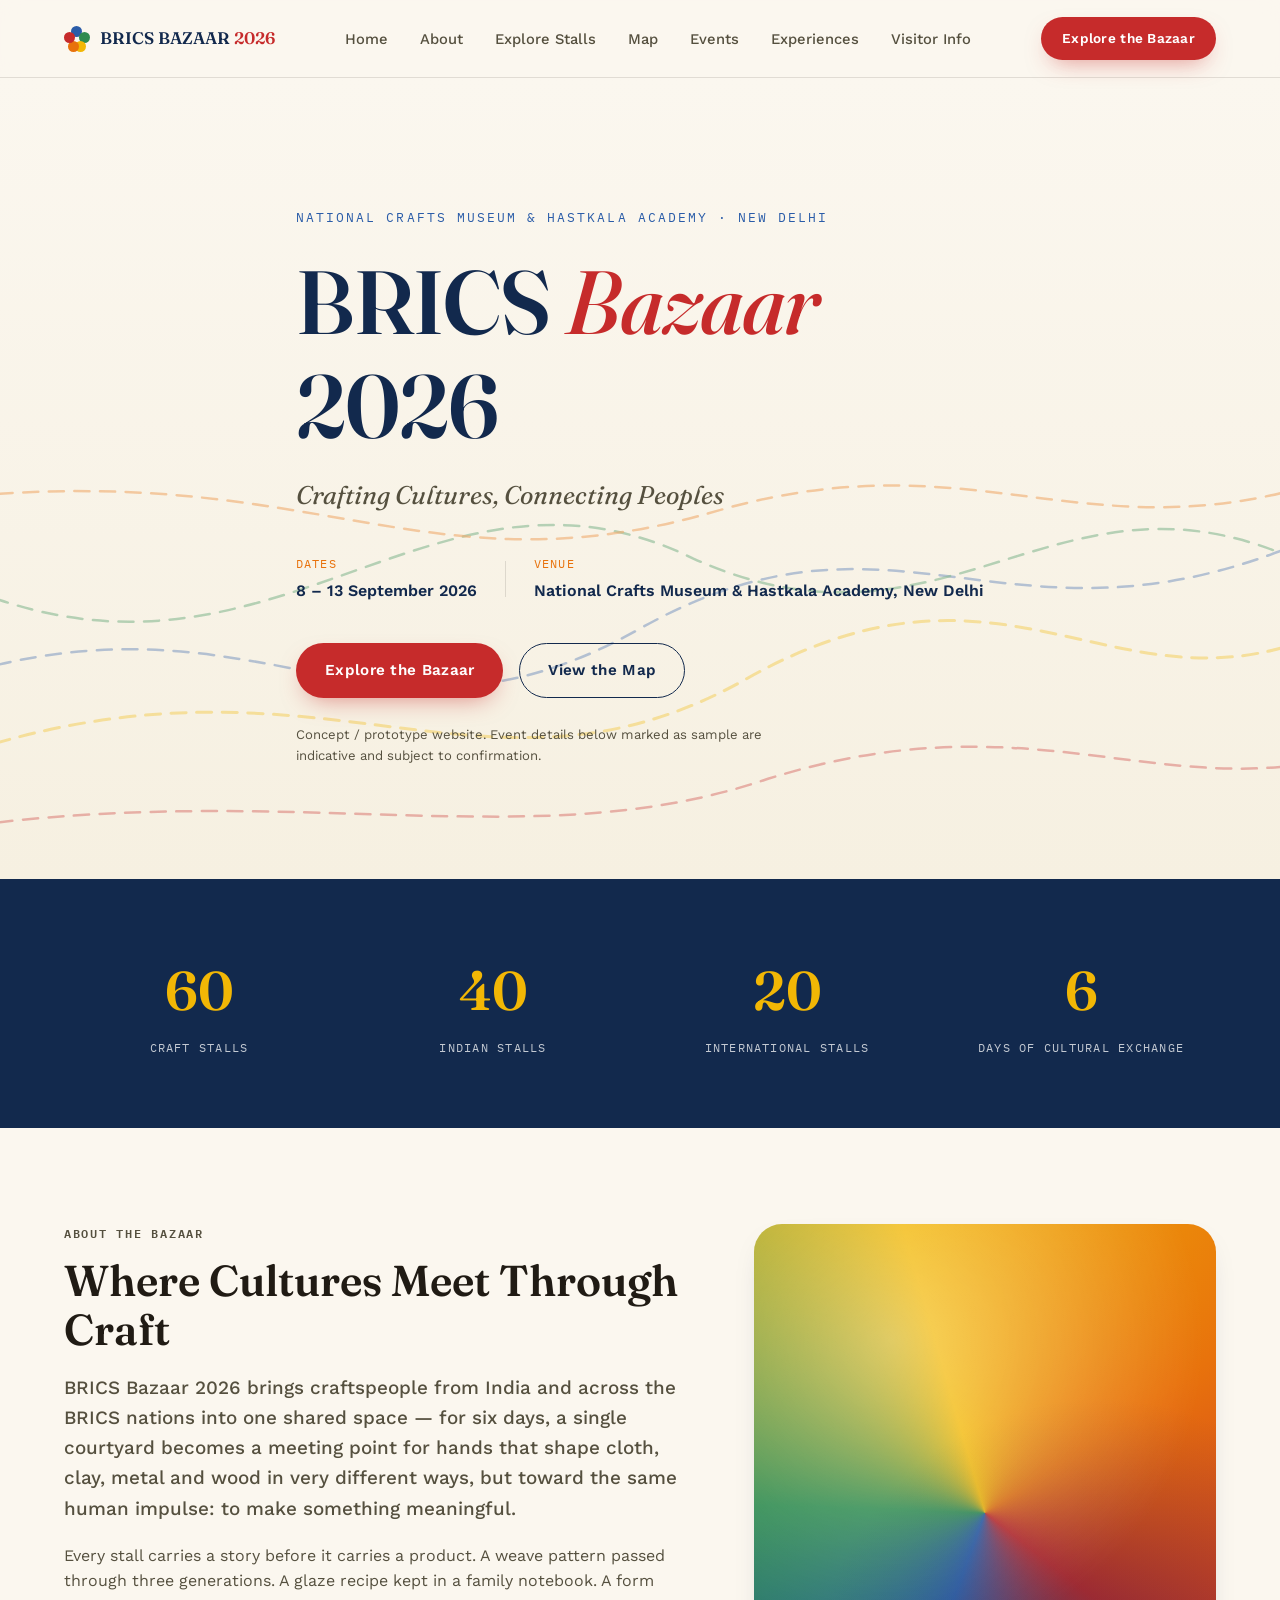
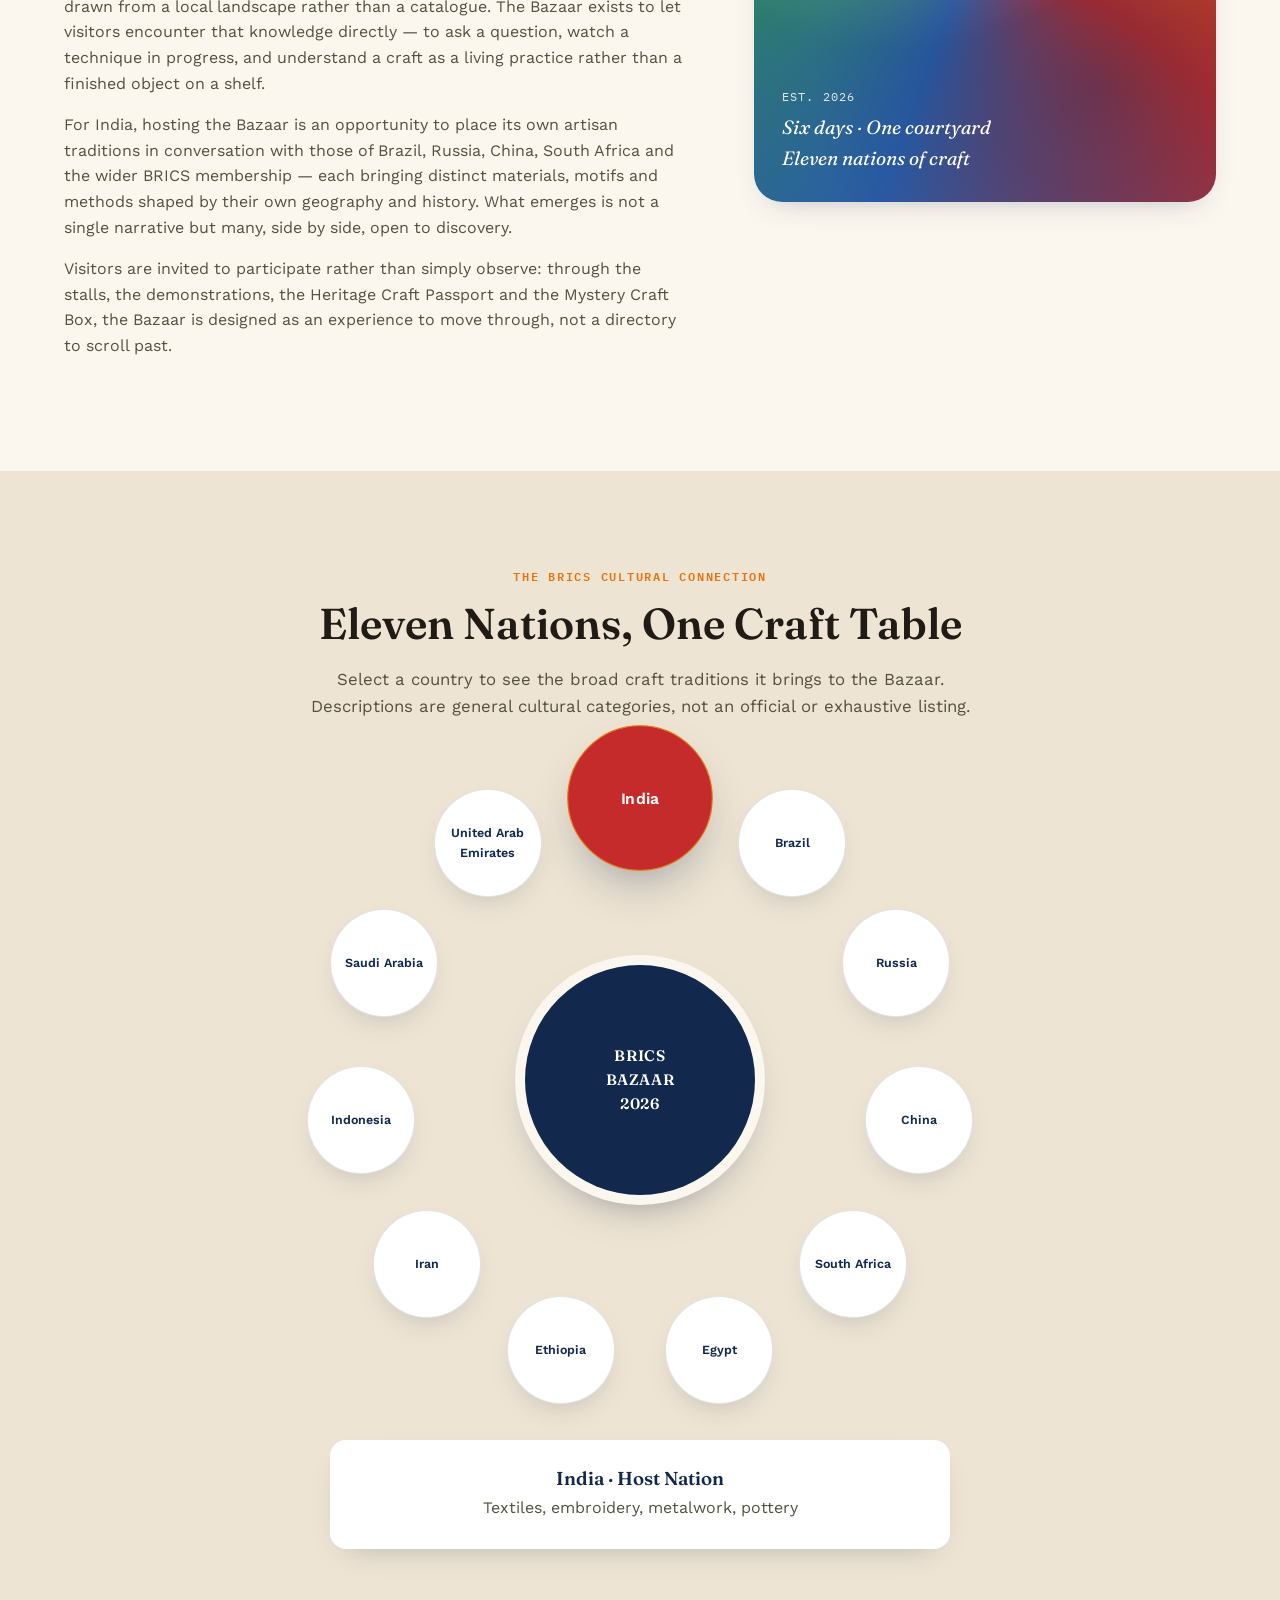
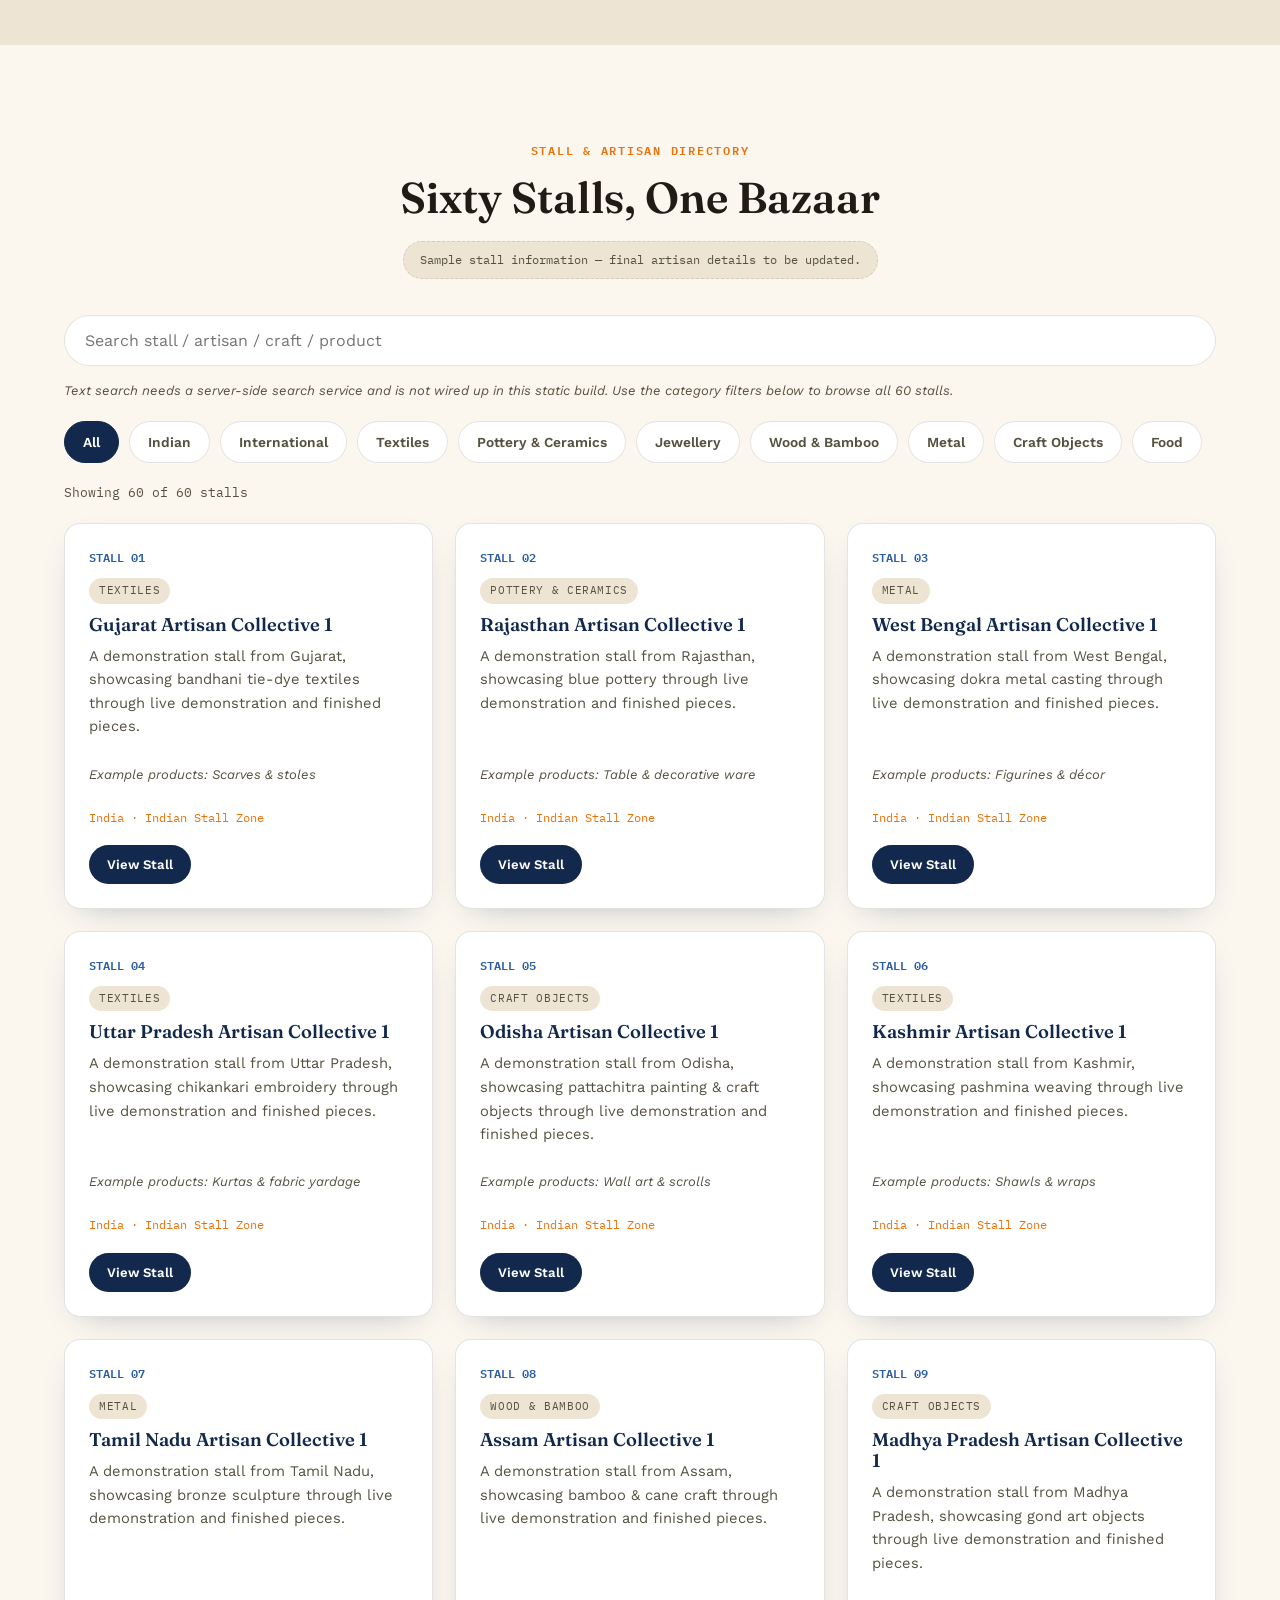
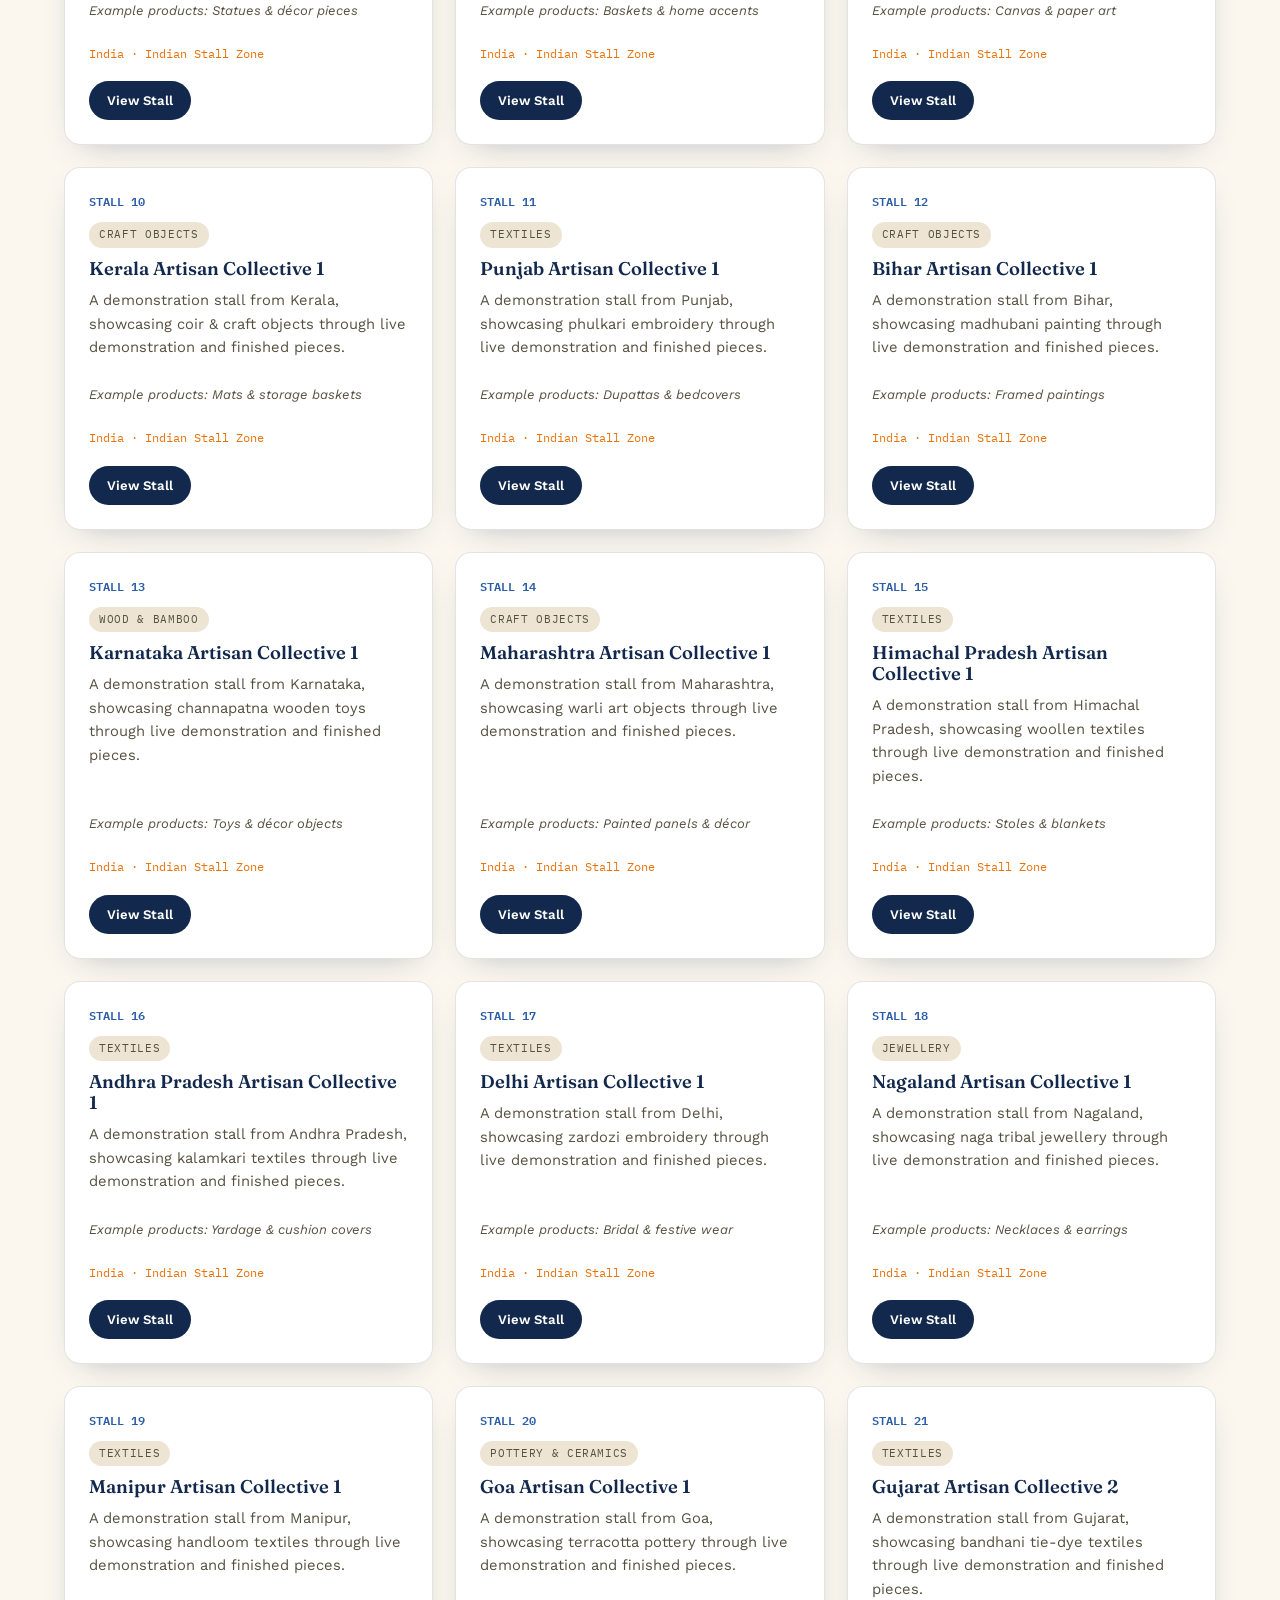
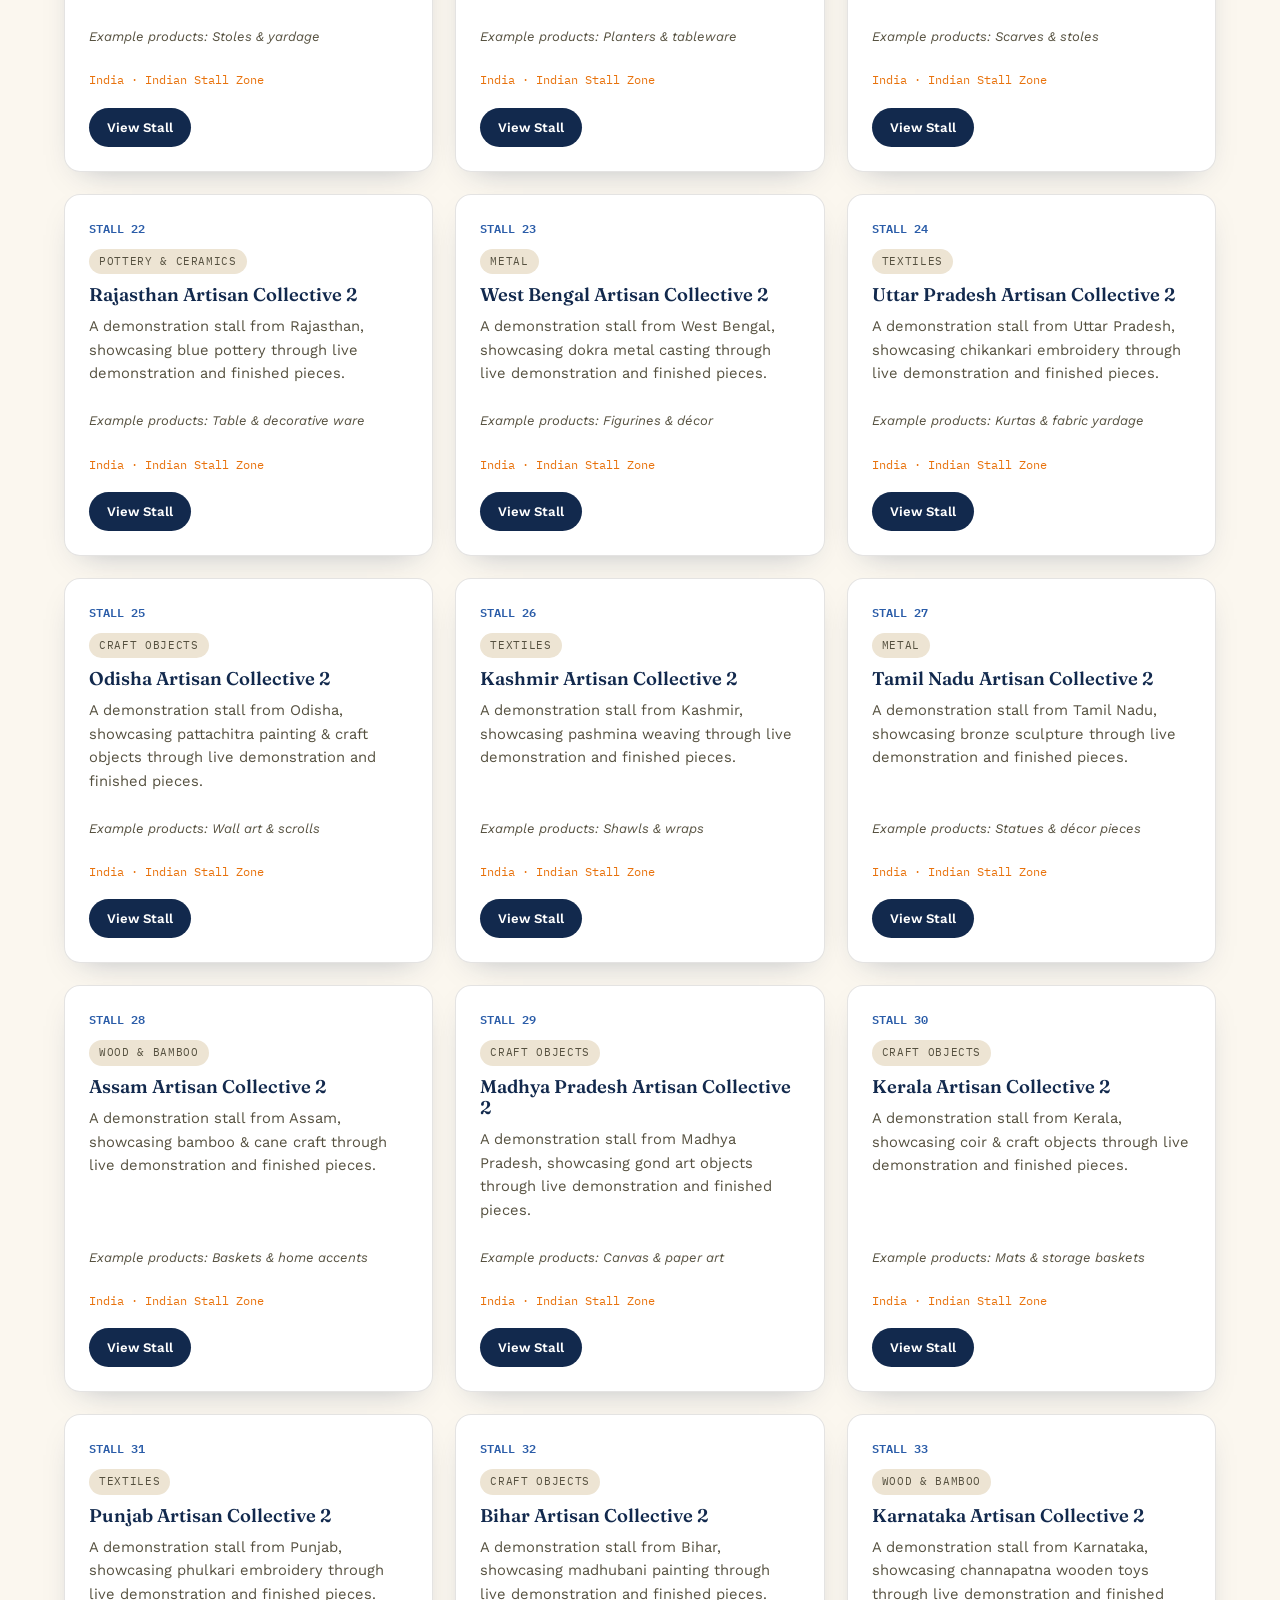
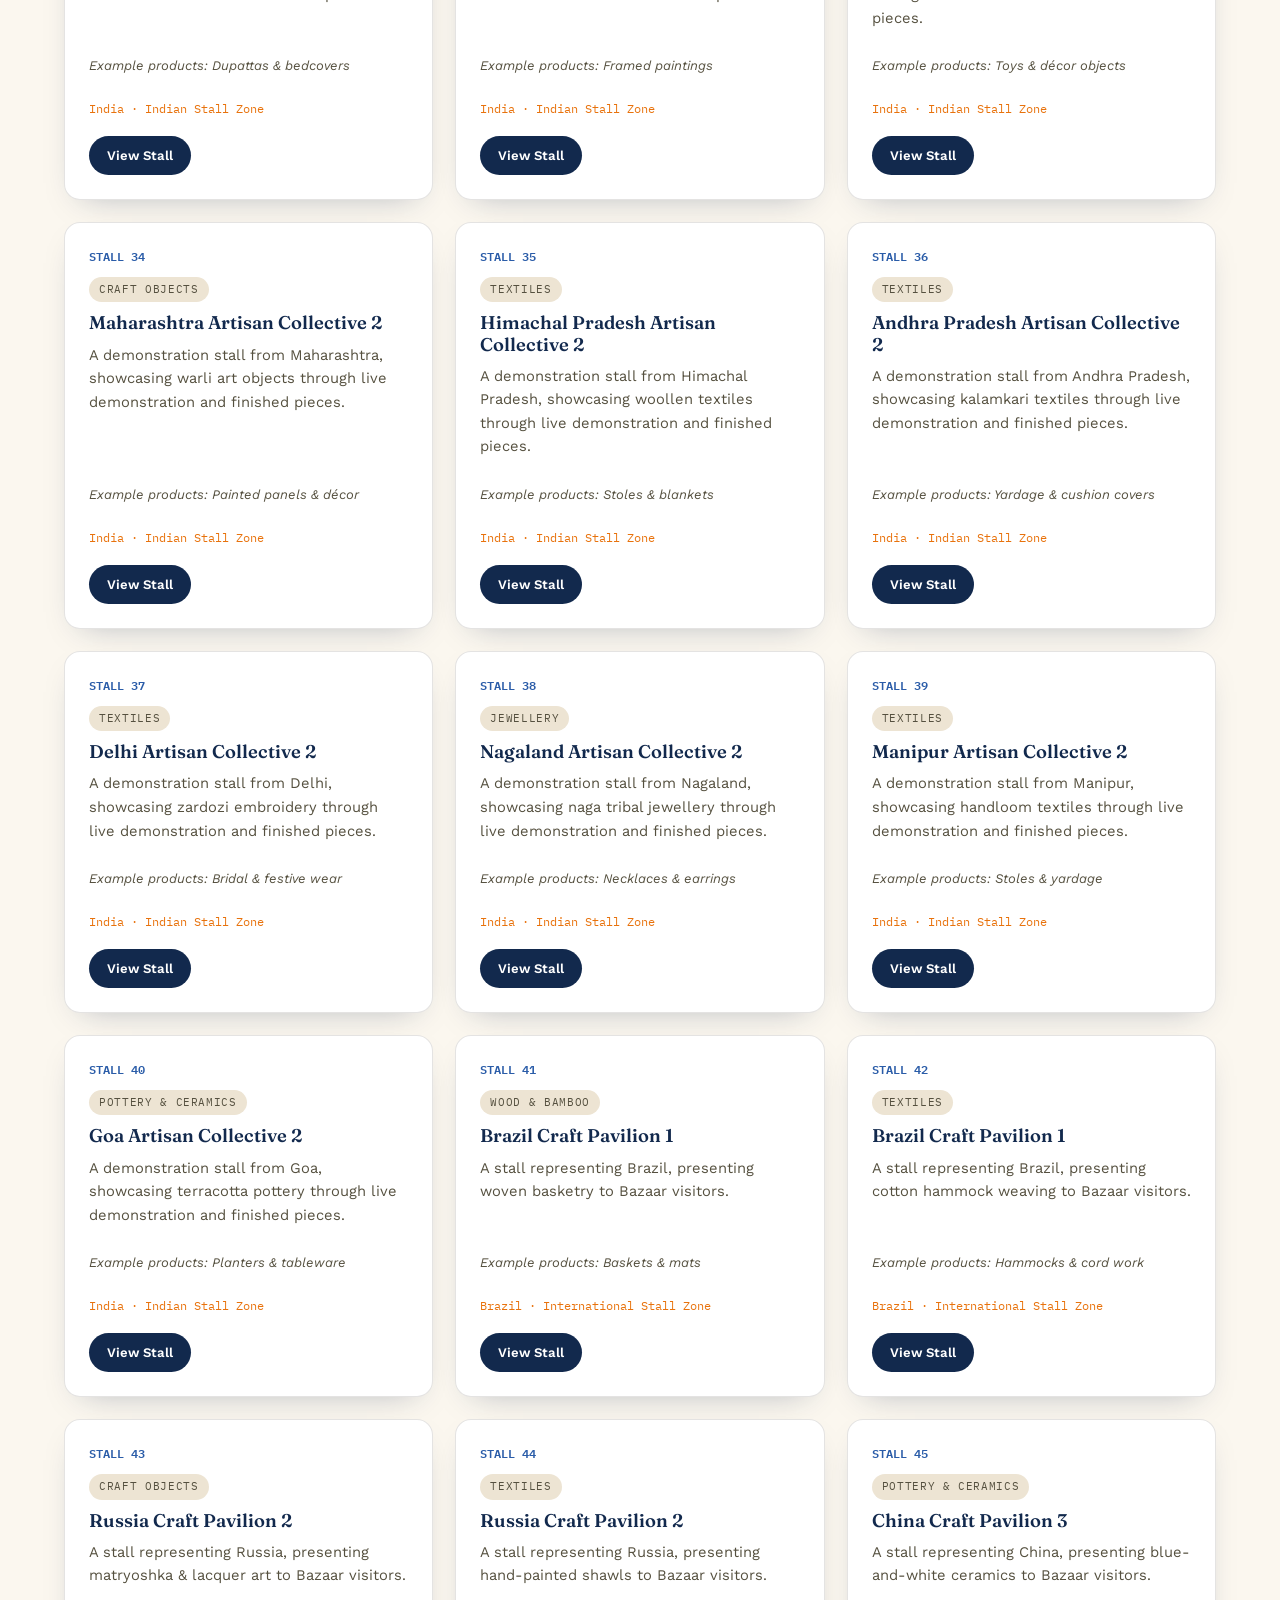
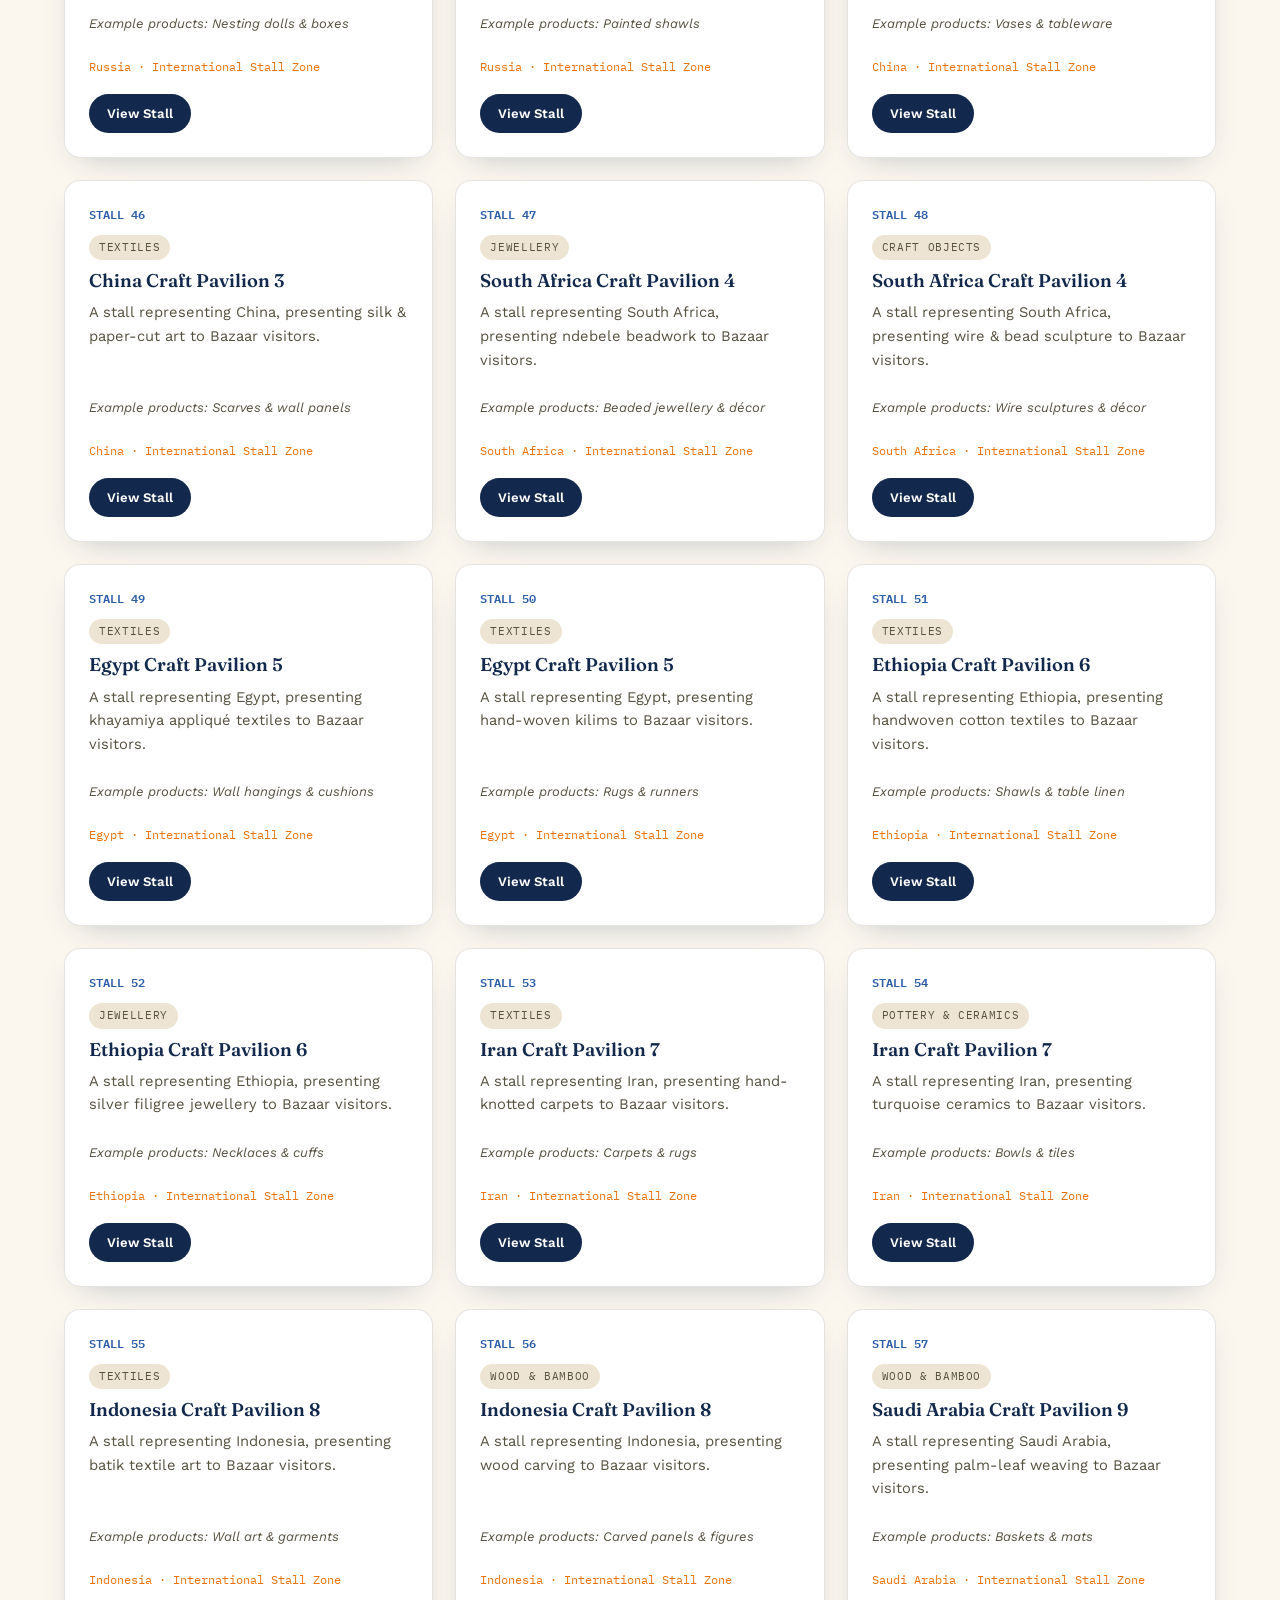
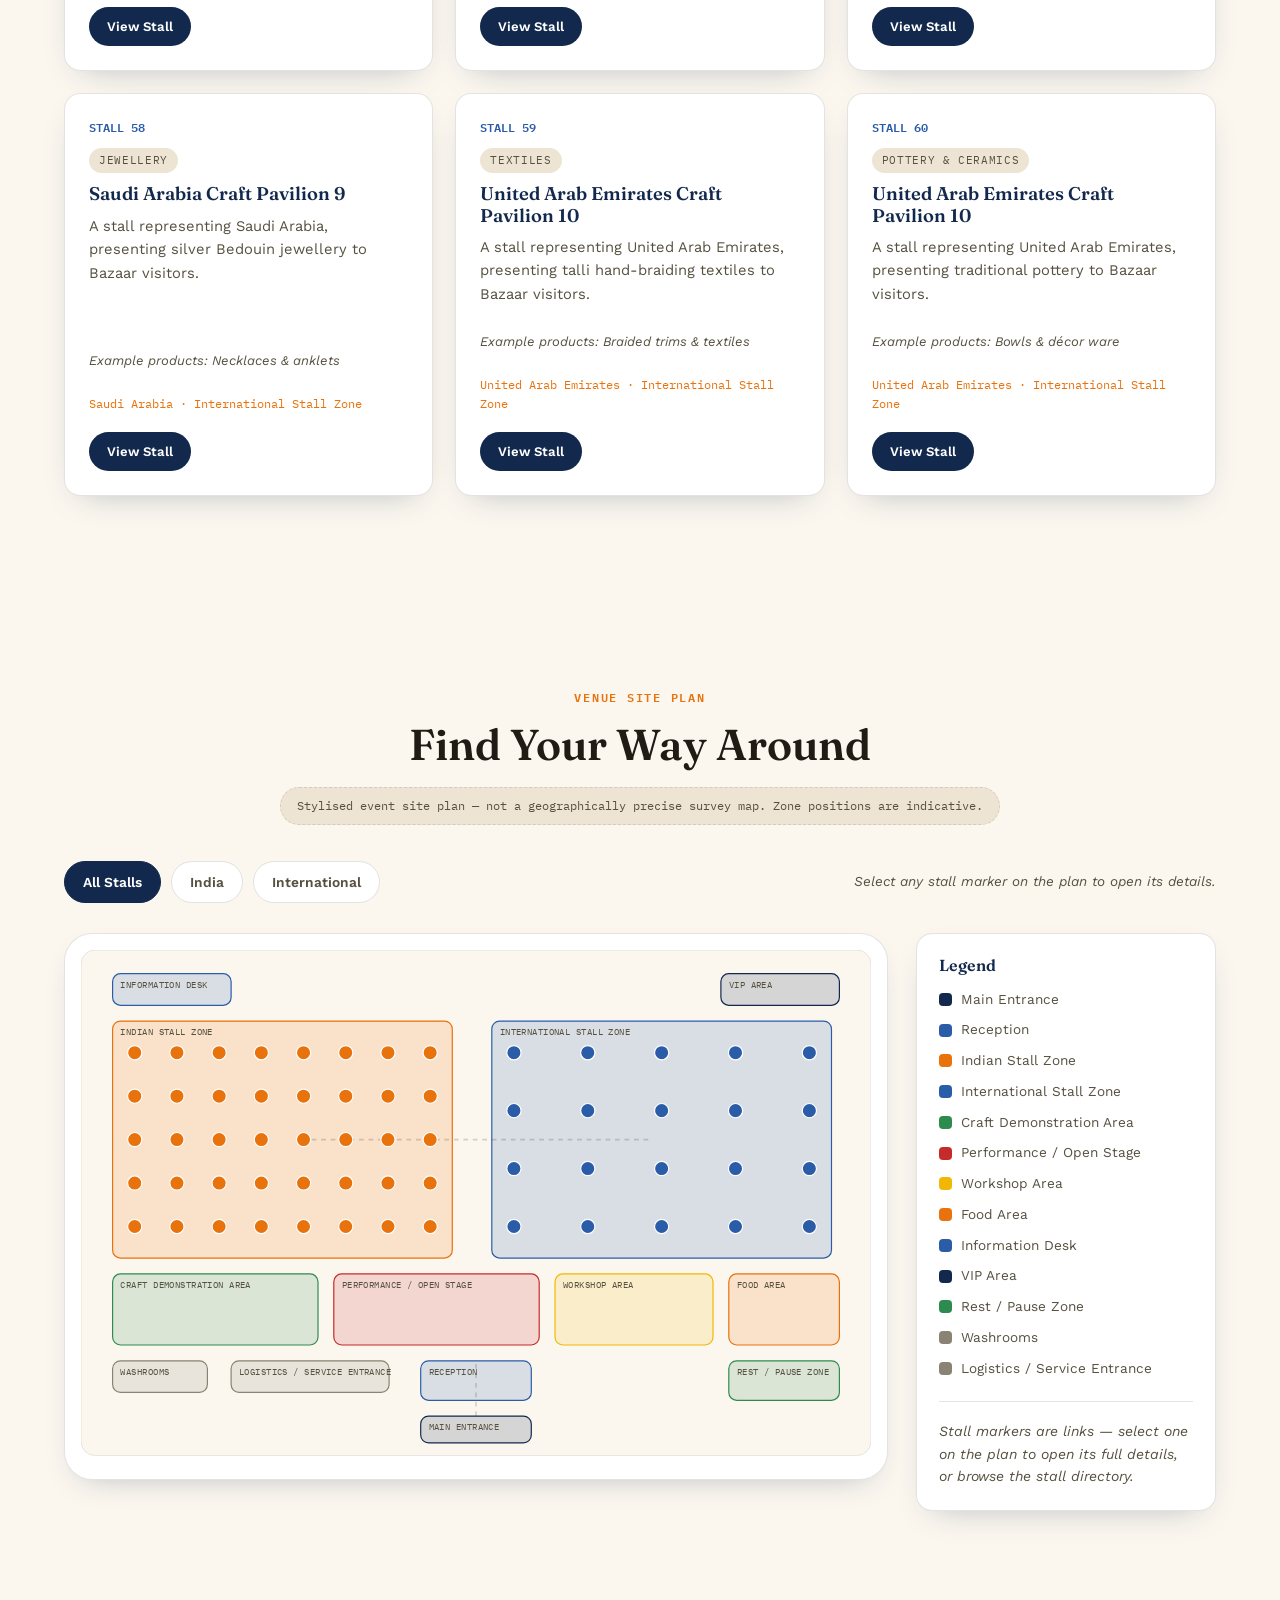
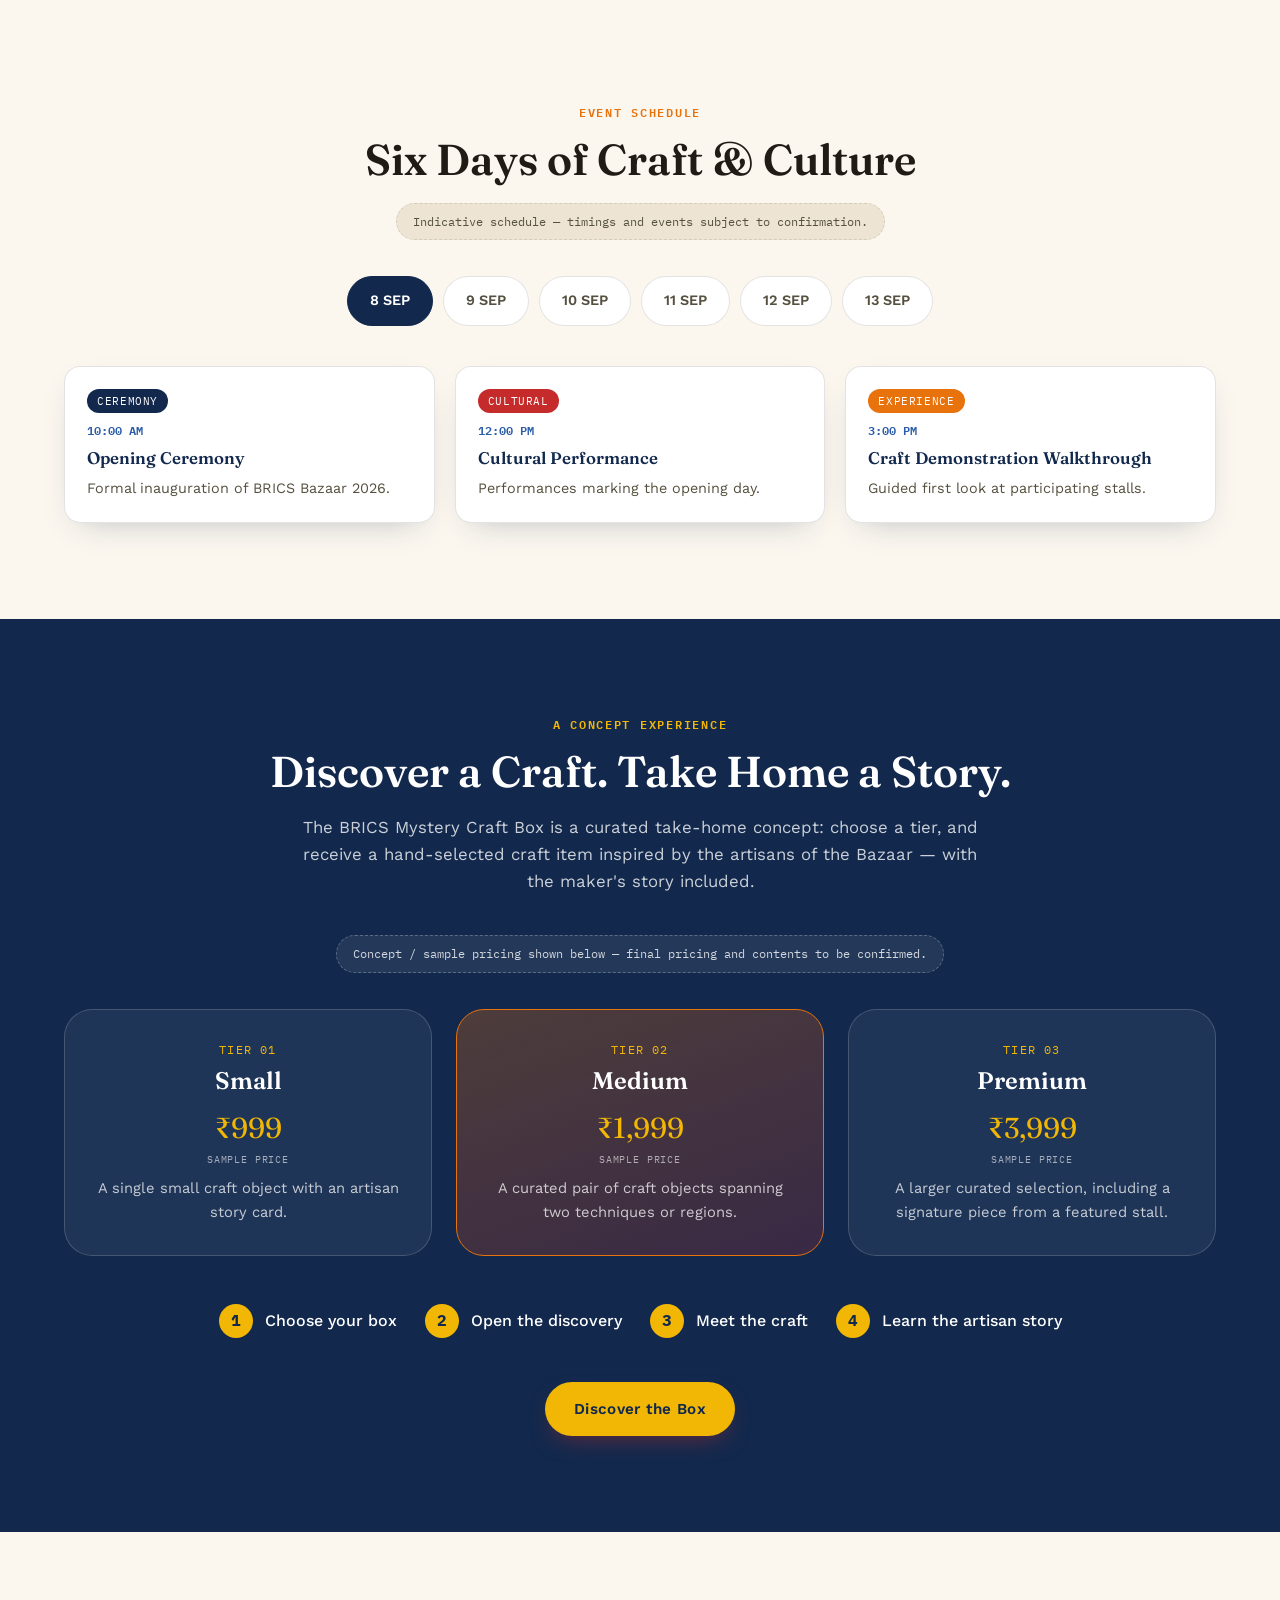
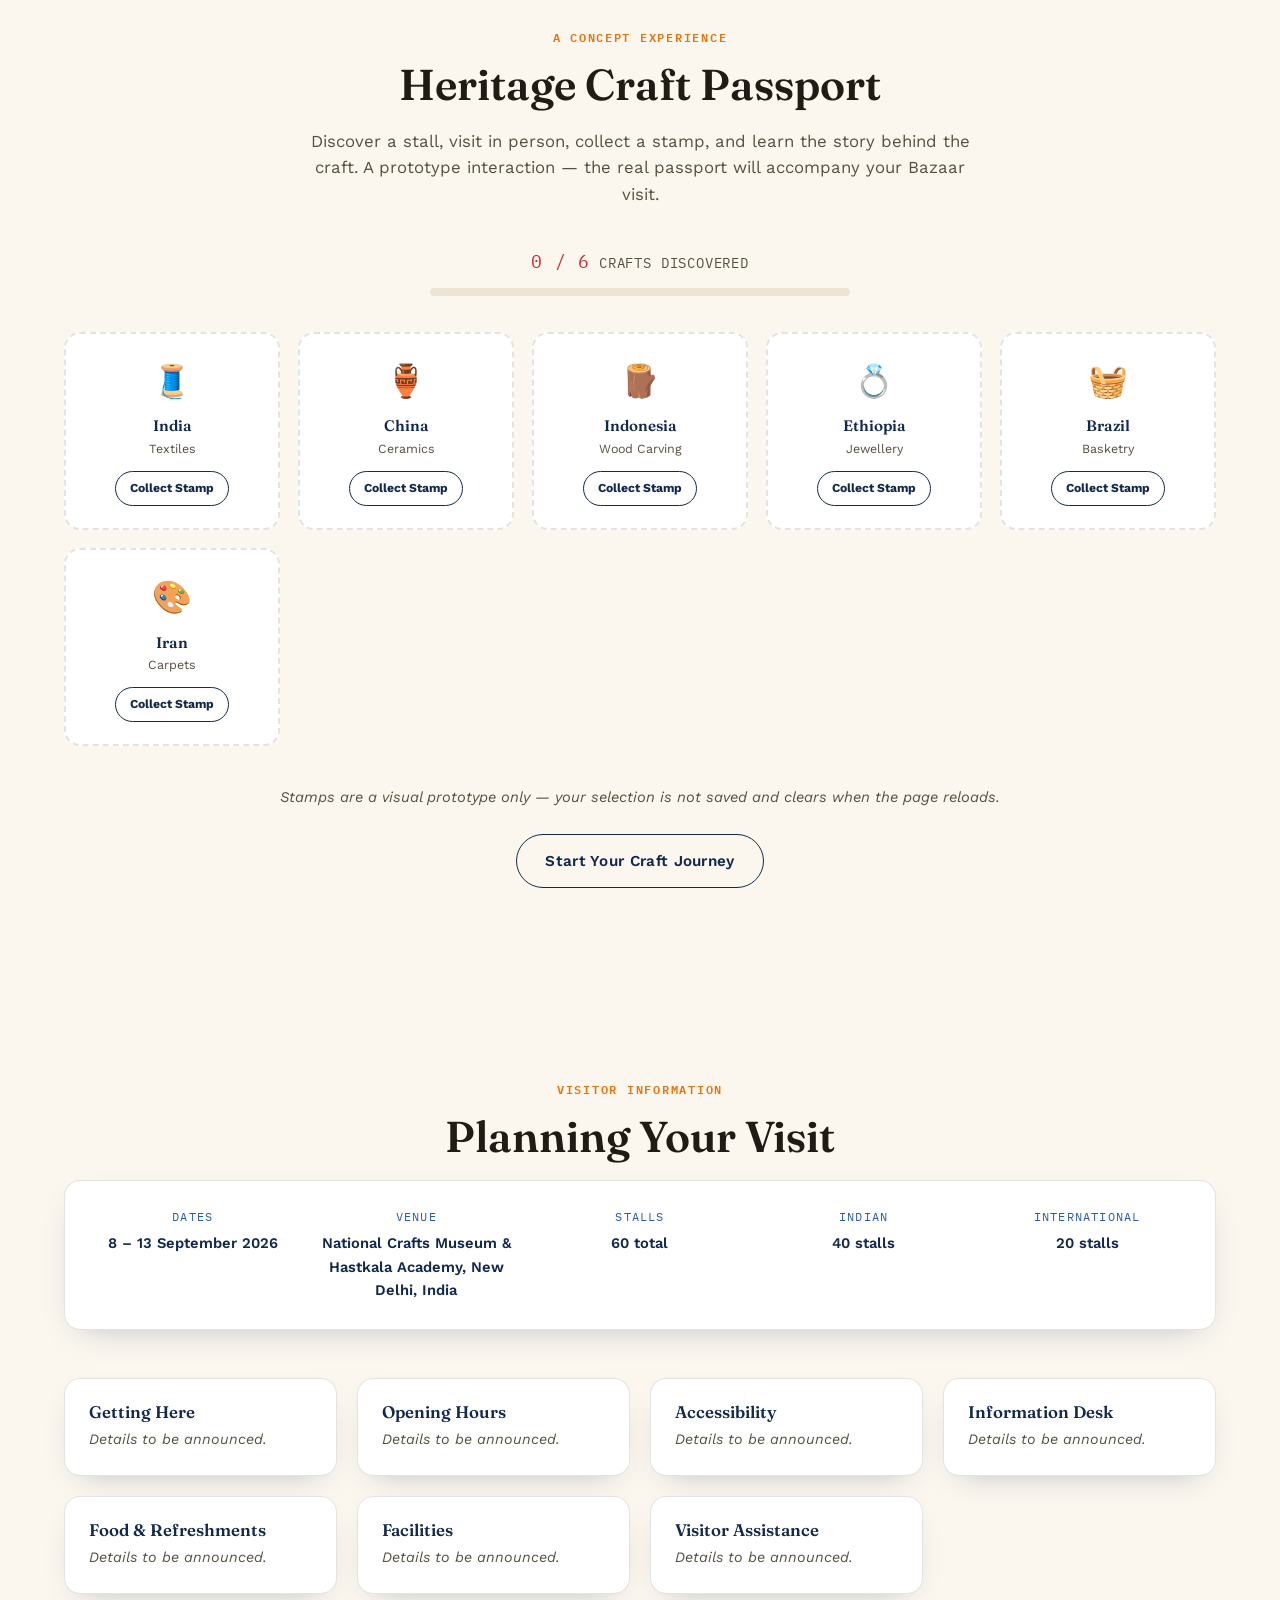
<file: index.html>
<!DOCTYPE html>
<html lang="en">
<head>
<meta charset="UTF-8">
<meta name="viewport" content="width=device-width, initial-scale=1.0">
<title>BRICS Bazaar 2026 — Crafting Cultures, Connecting Peoples</title>
<meta name="description" content="BRICS Bazaar 2026 — 8-13 September, National Crafts Museum &amp; Hastkala Academy, New Delhi. 60 craft stalls from India and BRICS nations.">

<!-- Fonts: Fraunces (editorial serif for headings), Work Sans (body), IBM Plex Mono (labels/data) -->
<link rel="preconnect" href="https://fonts.googleapis.com">
<link rel="preconnect" href="https://fonts.gstatic.com" crossorigin>
<link href="https://fonts.googleapis.com/css2?family=Fraunces:ital,opsz,wght@0,9..144,400;0,9..144,500;0,9..144,600;0,9..144,700;1,9..144,500&amp;family=Work+Sans:wght@300;400;500;600;700&amp;family=IBM+Plex+Mono:wght@400;500;600&amp;display=swap" rel="stylesheet">

<link rel="stylesheet" href="style.css">
</head>
<body>

<!-- ============================================= -->
<!-- SKIP LINK / ACCESSIBILITY                      -->
<!-- ============================================= -->
<a class="skip-link" href="#main">Skip to main content</a>

<!-- ============================================= -->
<!-- NAVIGATION                                     -->
<!-- Mobile menu is opened with :target (a plain    -->
<!-- anchor). Following any nav link moves :target  -->
<!-- to that section, which closes the menu.        -->
<!-- ============================================= -->
<header class="site-header" id="site-header">
  <nav class="navbar" aria-label="Primary">
    <a href="#home" class="nav-brand">
      <!-- UPDATE LOGO HERE: replace this mark with the official BRICS India 2026 logo image -->
      <span class="brand-mark" aria-hidden="true">
        <span class="mark-dot mark-1"></span><span class="mark-dot mark-2"></span><span class="mark-dot mark-3"></span><span class="mark-dot mark-4"></span><span class="mark-dot mark-5"></span>
      </span>
      <span class="brand-text">BRICS BAZAAR <em>2026</em></span>
    </a>

    <a class="nav-toggle" href="#navLinks" aria-label="Open navigation menu">
      <span></span><span></span><span></span>
    </a>
    <a class="nav-close" href="#site-header" aria-label="Close navigation menu">&times;</a>

    <ul class="nav-links" id="navLinks">
      <li><a href="#home">Home</a></li>
      <li><a href="#about">About</a></li>
      <li><a href="#stalls">Explore Stalls</a></li>
      <li><a href="#map">Map</a></li>
      <li><a href="#schedule">Events</a></li>
      <li><a href="#experiences">Experiences</a></li>
      <li><a href="#visitor-info">Visitor Info</a></li>
    </ul>
    <a href="#stalls" class="btn btn-primary nav-cta">Explore the Bazaar</a>
  </nav>
</header>

<main id="main">

<!-- ============================================= -->
<!-- 1. HERO                                        -->
<!-- ============================================= -->
<section class="hero" id="home">
  <div class="hero-threads" aria-hidden="true">
    <svg viewBox="0 0 1200 800" preserveAspectRatio="none" class="thread-svg">
      <path class="thread thread-blue" d="M-50,600 C250,500 350,700 600,550 C850,400 950,600 1250,450"/>
      <path class="thread thread-green" d="M-50,500 C250,650 400,350 650,480 C900,600 1000,350 1250,500"/>
      <path class="thread thread-yellow" d="M-50,680 C300,550 450,750 700,600 C950,450 1050,650 1250,550"/>
      <path class="thread thread-orange" d="M-50,420 C300,380 400,520 680,430 C920,360 1020,480 1250,400"/>
      <path class="thread thread-red" d="M-50,750 C280,700 500,780 720,700 C960,620 1080,720 1250,680"/>
    </svg>
  </div>

  <div class="hero-inner container">
    <p class="eyebrow reveal">National Crafts Museum &amp; Hastkala Academy · New Delhi</p>
    <h1 class="hero-title reveal">
      BRICS <span class="hero-title-accent">Bazaar</span><br>2026
    </h1>
    <p class="hero-theme reveal">Crafting Cultures, Connecting Peoples</p>

    <div class="hero-meta reveal">
      <div class="hero-meta-item">
        <span class="hero-meta-label">Dates</span>
        <span class="hero-meta-value">8 – 13 September 2026</span>
      </div>
      <div class="hero-meta-divider" aria-hidden="true"></div>
      <div class="hero-meta-item">
        <span class="hero-meta-label">Venue</span>
        <span class="hero-meta-value">National Crafts Museum &amp; Hastkala Academy, New Delhi</span>
      </div>
    </div>

    <div class="hero-actions reveal">
      <a href="#stalls" class="btn btn-primary">Explore the Bazaar</a>
      <a href="#map" class="btn btn-outline">View the Map</a>
    </div>

    <p class="hero-note reveal">Concept / prototype website. Event details below marked as sample are indicative and subject to confirmation.</p>
  </div>
</section>

<!-- ============================================= -->
<!-- 2. EVENT STATISTICS                            -->
<!-- Counters are static numbers (the animated      -->
<!-- count-up required JavaScript).                 -->
<!-- ============================================= -->
<section class="stats" aria-label="Event statistics">
  <div class="container stats-grid">
    <div class="stat-card reveal">
      <span class="stat-number">60</span>
      <span class="stat-label">Craft Stalls</span>
    </div>
    <div class="stat-card reveal">
      <span class="stat-number">40</span>
      <span class="stat-label">Indian Stalls</span>
    </div>
    <div class="stat-card reveal">
      <span class="stat-number">20</span>
      <span class="stat-label">International Stalls</span>
    </div>
    <div class="stat-card reveal">
      <span class="stat-number">6</span>
      <span class="stat-label">Days of Cultural Exchange</span>
    </div>
  </div>
</section>

<!-- ============================================= -->
<!-- 3. ABOUT THE BAZAAR                            -->
<!-- ============================================= -->
<section class="about" id="about">
  <div class="container about-grid">
    <div class="about-copy reveal">
      <p class="section-eyebrow">About the Bazaar</p>
      <h2 class="section-title">Where Cultures Meet Through Craft</h2>
      <p class="lede">BRICS Bazaar 2026 brings craftspeople from India and across the BRICS nations into one shared space — for six days, a single courtyard becomes a meeting point for hands that shape cloth, clay, metal and wood in very different ways, but toward the same human impulse: to make something meaningful.</p>
      <p>Every stall carries a story before it carries a product. A weave pattern passed through three generations. A glaze recipe kept in a family notebook. A form drawn from a local landscape rather than a catalogue. The Bazaar exists to let visitors encounter that knowledge directly — to ask a question, watch a technique in progress, and understand a craft as a living practice rather than a finished object on a shelf.</p>
      <p>For India, hosting the Bazaar is an opportunity to place its own artisan traditions in conversation with those of Brazil, Russia, China, South Africa and the wider BRICS membership — each bringing distinct materials, motifs and methods shaped by their own geography and history. What emerges is not a single narrative but many, side by side, open to discovery.</p>
      <p>Visitors are invited to participate rather than simply observe: through the stalls, the demonstrations, the Heritage Craft Passport and the Mystery Craft Box, the Bazaar is designed as an experience to move through, not a directory to scroll past.</p>
    </div>
    <div class="about-visual reveal" aria-hidden="true">
      <div class="about-frame">
        <div class="about-motif"></div>
        <div class="about-caption">
          <span class="mono-label">Est. 2026</span>
          <span>Six days · One courtyard<br>Eleven nations of craft</span>
        </div>
      </div>
    </div>
  </div>
</section>

<!-- ============================================= -->
<!-- 4. BRICS CULTURAL CONNECTION                   -->
<!-- Country nodes are <label>s for hidden radio    -->
<!-- inputs; :checked reveals the matching panel.   -->
<!-- ============================================= -->
<section class="brics-wheel" id="brics-connection">
  <div class="container">
    <p class="section-eyebrow center">The BRICS Cultural Connection</p>
    <h2 class="section-title center">Eleven Nations, One Craft Table</h2>
    <p class="section-intro center">Select a country to see the broad craft traditions it brings to the Bazaar. Descriptions are general cultural categories, not an official or exhaustive listing.</p>

    <div class="wheel-block ui-scope">
      <input class="ui-input" type="radio" name="country" id="c-0" checked>
      <input class="ui-input" type="radio" name="country" id="c-1">
      <input class="ui-input" type="radio" name="country" id="c-2">
      <input class="ui-input" type="radio" name="country" id="c-3">
      <input class="ui-input" type="radio" name="country" id="c-4">
      <input class="ui-input" type="radio" name="country" id="c-5">
      <input class="ui-input" type="radio" name="country" id="c-6">
      <input class="ui-input" type="radio" name="country" id="c-7">
      <input class="ui-input" type="radio" name="country" id="c-8">
      <input class="ui-input" type="radio" name="country" id="c-9">
      <input class="ui-input" type="radio" name="country" id="c-10">

      <div class="wheel-wrap">
        <div class="wheel-center">
          <span class="wheel-center-label">BRICS<br>BAZAAR<br>2026</span>
        </div>
        <div class="wheel-ring">
          <label class="country-node host" for="c-0" style="left:50.000%;top:6.000%">India</label>
          <label class="country-node" for="c-1" style="left:73.788%;top:12.985%">Brazil</label>
          <label class="country-node" for="c-2" style="left:90.024%;top:31.722%">Russia</label>
          <label class="country-node" for="c-3" style="left:93.552%;top:56.262%">China</label>
          <label class="country-node" for="c-4" style="left:83.253%;top:78.814%">South Africa</label>
          <label class="country-node" for="c-5" style="left:62.396%;top:92.218%">Egypt</label>
          <label class="country-node" for="c-6" style="left:37.604%;top:92.218%">Ethiopia</label>
          <label class="country-node" for="c-7" style="left:16.747%;top:78.814%">Iran</label>
          <label class="country-node" for="c-8" style="left:6.448%;top:56.262%">Indonesia</label>
          <label class="country-node" for="c-9" style="left:9.976%;top:31.722%">Saudi Arabia</label>
          <label class="country-node" for="c-10" style="left:26.212%;top:12.985%">United Arab Emirates</label>
        </div>
      </div>

      <div class="country-detail">
        <div class="country-panel" data-country="0">
          <h3>India · Host Nation</h3>
          <p>Textiles, embroidery, metalwork, pottery</p>
        </div>
        <div class="country-panel" data-country="1">
          <h3>Brazil</h3>
          <p>Textiles, basketry, indigenous crafts</p>
        </div>
        <div class="country-panel" data-country="2">
          <h3>Russia</h3>
          <p>Lacquer art, textiles, woodcraft</p>
        </div>
        <div class="country-panel" data-country="3">
          <h3>China</h3>
          <p>Ceramics, silk, paper arts</p>
        </div>
        <div class="country-panel" data-country="4">
          <h3>South Africa</h3>
          <p>Beadwork, textiles, sculpture</p>
        </div>
        <div class="country-panel" data-country="5">
          <h3>Egypt</h3>
          <p>Weaving, textiles, traditional crafts</p>
        </div>
        <div class="country-panel" data-country="6">
          <h3>Ethiopia</h3>
          <p>Textiles, basketry, jewellery</p>
        </div>
        <div class="country-panel" data-country="7">
          <h3>Iran</h3>
          <p>Carpets, ceramics, metalwork</p>
        </div>
        <div class="country-panel" data-country="8">
          <h3>Indonesia</h3>
          <p>Batik, weaving, wood carving</p>
        </div>
        <div class="country-panel" data-country="9">
          <h3>Saudi Arabia</h3>
          <p>Textiles, palm-leaf crafts, metalwork</p>
        </div>
        <div class="country-panel" data-country="10">
          <h3>United Arab Emirates</h3>
          <p>Textiles, ceramics, traditional crafts</p>
        </div>
      </div>
    </div>
  </div>
</section>

<!-- ============================================= -->
<!-- 5. STALL / ARTISAN DIRECTORY                   -->
<!-- All 60 stalls are written out as static cards. -->
<!-- Filtering is hidden radio inputs + :checked.   -->
<!-- ============================================= -->
<section class="directory" id="stalls">
  <div class="container">
    <p class="section-eyebrow center">Stall &amp; Artisan Directory</p>
    <h2 class="section-title center">Sixty Stalls, One Bazaar</h2>
    <p class="sample-flag center">Sample stall information — final artisan details to be updated.</p>

    <div class="directory-filterable ui-scope">
      <input class="ui-input" type="radio" name="stallfilter" id="f-all" checked>
      <input class="ui-input" type="radio" name="stallfilter" id="f-indian">
      <input class="ui-input" type="radio" name="stallfilter" id="f-international">
      <input class="ui-input" type="radio" name="stallfilter" id="f-textiles">
      <input class="ui-input" type="radio" name="stallfilter" id="f-pottery-ceramics">
      <input class="ui-input" type="radio" name="stallfilter" id="f-jewellery">
      <input class="ui-input" type="radio" name="stallfilter" id="f-wood-bamboo">
      <input class="ui-input" type="radio" name="stallfilter" id="f-metal">
      <input class="ui-input" type="radio" name="stallfilter" id="f-craft-objects">
      <input class="ui-input" type="radio" name="stallfilter" id="f-food">

      <div class="directory-controls">
        <form class="search-field" role="search" action="#stalls" method="get">
          <label for="stallSearch" class="visually-hidden">Search stall, artisan, craft or product</label>
          <input type="search" id="stallSearch" name="q" placeholder="Search stall / artisan / craft / product">
        </form>
        <p class="placeholder-note search-note">Text search needs a server-side search service and is not wired up in this static build. Use the category filters below to browse all 60 stalls.</p>
        <div class="filter-row" role="group" aria-label="Filter stalls">
          <label class="filter-btn" for="f-all">All</label>
          <label class="filter-btn" for="f-indian">Indian</label>
          <label class="filter-btn" for="f-international">International</label>
          <label class="filter-btn" for="f-textiles">Textiles</label>
          <label class="filter-btn" for="f-pottery-ceramics">Pottery &amp; Ceramics</label>
          <label class="filter-btn" for="f-jewellery">Jewellery</label>
          <label class="filter-btn" for="f-wood-bamboo">Wood &amp; Bamboo</label>
          <label class="filter-btn" for="f-metal">Metal</label>
          <label class="filter-btn" for="f-craft-objects">Craft Objects</label>
          <label class="filter-btn" for="f-food">Food</label>
        </div>
      </div>

      <p class="results-count" data-filter="all">Showing 60 of 60 stalls</p>
      <p class="results-count" data-filter="indian">Showing 40 of 60 stalls</p>
      <p class="results-count" data-filter="international">Showing 20 of 60 stalls</p>
      <p class="results-count" data-filter="textiles">Showing 25 of 60 stalls</p>
      <p class="results-count" data-filter="pottery-ceramics">Showing 7 of 60 stalls</p>
      <p class="results-count" data-filter="jewellery">Showing 5 of 60 stalls</p>
      <p class="results-count" data-filter="wood-bamboo">Showing 7 of 60 stalls</p>
      <p class="results-count" data-filter="metal">Showing 4 of 60 stalls</p>
      <p class="results-count" data-filter="craft-objects">Showing 12 of 60 stalls</p>
      <p class="results-count" data-filter="food">Showing 0 of 60 stalls</p>

      <div class="stall-grid">
        <article class="stall-card" data-origin="indian" data-cat="textiles">
          <div class="stall-card-top"><span class="stall-num">STALL 01</span></div>
          <span class="stall-tag">Textiles</span>
          <h3>Gujarat Artisan Collective 1</h3>
          <p class="stall-desc">A demonstration stall from Gujarat, showcasing bandhani tie-dye textiles through live demonstration and finished pieces.</p>
          <p class="stall-products">Example products: Scarves &amp; stoles</p>
          <span class="stall-zone">India · Indian Stall Zone</span>
          <a class="stall-view-btn" href="#stall-01">View Stall<span class="visually-hidden"> Gujarat Artisan Collective 1</span></a>
        </article>
        <article class="stall-card" data-origin="indian" data-cat="pottery-ceramics">
          <div class="stall-card-top"><span class="stall-num">STALL 02</span></div>
          <span class="stall-tag">Pottery &amp; Ceramics</span>
          <h3>Rajasthan Artisan Collective 1</h3>
          <p class="stall-desc">A demonstration stall from Rajasthan, showcasing blue pottery through live demonstration and finished pieces.</p>
          <p class="stall-products">Example products: Table &amp; decorative ware</p>
          <span class="stall-zone">India · Indian Stall Zone</span>
          <a class="stall-view-btn" href="#stall-02">View Stall<span class="visually-hidden"> Rajasthan Artisan Collective 1</span></a>
        </article>
        <article class="stall-card" data-origin="indian" data-cat="metal">
          <div class="stall-card-top"><span class="stall-num">STALL 03</span></div>
          <span class="stall-tag">Metal</span>
          <h3>West Bengal Artisan Collective 1</h3>
          <p class="stall-desc">A demonstration stall from West Bengal, showcasing dokra metal casting through live demonstration and finished pieces.</p>
          <p class="stall-products">Example products: Figurines &amp; décor</p>
          <span class="stall-zone">India · Indian Stall Zone</span>
          <a class="stall-view-btn" href="#stall-03">View Stall<span class="visually-hidden"> West Bengal Artisan Collective 1</span></a>
        </article>
        <article class="stall-card" data-origin="indian" data-cat="textiles">
          <div class="stall-card-top"><span class="stall-num">STALL 04</span></div>
          <span class="stall-tag">Textiles</span>
          <h3>Uttar Pradesh Artisan Collective 1</h3>
          <p class="stall-desc">A demonstration stall from Uttar Pradesh, showcasing chikankari embroidery through live demonstration and finished pieces.</p>
          <p class="stall-products">Example products: Kurtas &amp; fabric yardage</p>
          <span class="stall-zone">India · Indian Stall Zone</span>
          <a class="stall-view-btn" href="#stall-04">View Stall<span class="visually-hidden"> Uttar Pradesh Artisan Collective 1</span></a>
        </article>
        <article class="stall-card" data-origin="indian" data-cat="craft-objects">
          <div class="stall-card-top"><span class="stall-num">STALL 05</span></div>
          <span class="stall-tag">Craft Objects</span>
          <h3>Odisha Artisan Collective 1</h3>
          <p class="stall-desc">A demonstration stall from Odisha, showcasing pattachitra painting &amp; craft objects through live demonstration and finished pieces.</p>
          <p class="stall-products">Example products: Wall art &amp; scrolls</p>
          <span class="stall-zone">India · Indian Stall Zone</span>
          <a class="stall-view-btn" href="#stall-05">View Stall<span class="visually-hidden"> Odisha Artisan Collective 1</span></a>
        </article>
        <article class="stall-card" data-origin="indian" data-cat="textiles">
          <div class="stall-card-top"><span class="stall-num">STALL 06</span></div>
          <span class="stall-tag">Textiles</span>
          <h3>Kashmir Artisan Collective 1</h3>
          <p class="stall-desc">A demonstration stall from Kashmir, showcasing pashmina weaving through live demonstration and finished pieces.</p>
          <p class="stall-products">Example products: Shawls &amp; wraps</p>
          <span class="stall-zone">India · Indian Stall Zone</span>
          <a class="stall-view-btn" href="#stall-06">View Stall<span class="visually-hidden"> Kashmir Artisan Collective 1</span></a>
        </article>
        <article class="stall-card" data-origin="indian" data-cat="metal">
          <div class="stall-card-top"><span class="stall-num">STALL 07</span></div>
          <span class="stall-tag">Metal</span>
          <h3>Tamil Nadu Artisan Collective 1</h3>
          <p class="stall-desc">A demonstration stall from Tamil Nadu, showcasing bronze sculpture through live demonstration and finished pieces.</p>
          <p class="stall-products">Example products: Statues &amp; décor pieces</p>
          <span class="stall-zone">India · Indian Stall Zone</span>
          <a class="stall-view-btn" href="#stall-07">View Stall<span class="visually-hidden"> Tamil Nadu Artisan Collective 1</span></a>
        </article>
        <article class="stall-card" data-origin="indian" data-cat="wood-bamboo">
          <div class="stall-card-top"><span class="stall-num">STALL 08</span></div>
          <span class="stall-tag">Wood &amp; Bamboo</span>
          <h3>Assam Artisan Collective 1</h3>
          <p class="stall-desc">A demonstration stall from Assam, showcasing bamboo &amp; cane craft through live demonstration and finished pieces.</p>
          <p class="stall-products">Example products: Baskets &amp; home accents</p>
          <span class="stall-zone">India · Indian Stall Zone</span>
          <a class="stall-view-btn" href="#stall-08">View Stall<span class="visually-hidden"> Assam Artisan Collective 1</span></a>
        </article>
        <article class="stall-card" data-origin="indian" data-cat="craft-objects">
          <div class="stall-card-top"><span class="stall-num">STALL 09</span></div>
          <span class="stall-tag">Craft Objects</span>
          <h3>Madhya Pradesh Artisan Collective 1</h3>
          <p class="stall-desc">A demonstration stall from Madhya Pradesh, showcasing gond art objects through live demonstration and finished pieces.</p>
          <p class="stall-products">Example products: Canvas &amp; paper art</p>
          <span class="stall-zone">India · Indian Stall Zone</span>
          <a class="stall-view-btn" href="#stall-09">View Stall<span class="visually-hidden"> Madhya Pradesh Artisan Collective 1</span></a>
        </article>
        <article class="stall-card" data-origin="indian" data-cat="craft-objects">
          <div class="stall-card-top"><span class="stall-num">STALL 10</span></div>
          <span class="stall-tag">Craft Objects</span>
          <h3>Kerala Artisan Collective 1</h3>
          <p class="stall-desc">A demonstration stall from Kerala, showcasing coir &amp; craft objects through live demonstration and finished pieces.</p>
          <p class="stall-products">Example products: Mats &amp; storage baskets</p>
          <span class="stall-zone">India · Indian Stall Zone</span>
          <a class="stall-view-btn" href="#stall-10">View Stall<span class="visually-hidden"> Kerala Artisan Collective 1</span></a>
        </article>
        <article class="stall-card" data-origin="indian" data-cat="textiles">
          <div class="stall-card-top"><span class="stall-num">STALL 11</span></div>
          <span class="stall-tag">Textiles</span>
          <h3>Punjab Artisan Collective 1</h3>
          <p class="stall-desc">A demonstration stall from Punjab, showcasing phulkari embroidery through live demonstration and finished pieces.</p>
          <p class="stall-products">Example products: Dupattas &amp; bedcovers</p>
          <span class="stall-zone">India · Indian Stall Zone</span>
          <a class="stall-view-btn" href="#stall-11">View Stall<span class="visually-hidden"> Punjab Artisan Collective 1</span></a>
        </article>
        <article class="stall-card" data-origin="indian" data-cat="craft-objects">
          <div class="stall-card-top"><span class="stall-num">STALL 12</span></div>
          <span class="stall-tag">Craft Objects</span>
          <h3>Bihar Artisan Collective 1</h3>
          <p class="stall-desc">A demonstration stall from Bihar, showcasing madhubani painting through live demonstration and finished pieces.</p>
          <p class="stall-products">Example products: Framed paintings</p>
          <span class="stall-zone">India · Indian Stall Zone</span>
          <a class="stall-view-btn" href="#stall-12">View Stall<span class="visually-hidden"> Bihar Artisan Collective 1</span></a>
        </article>
        <article class="stall-card" data-origin="indian" data-cat="wood-bamboo">
          <div class="stall-card-top"><span class="stall-num">STALL 13</span></div>
          <span class="stall-tag">Wood &amp; Bamboo</span>
          <h3>Karnataka Artisan Collective 1</h3>
          <p class="stall-desc">A demonstration stall from Karnataka, showcasing channapatna wooden toys through live demonstration and finished pieces.</p>
          <p class="stall-products">Example products: Toys &amp; décor objects</p>
          <span class="stall-zone">India · Indian Stall Zone</span>
          <a class="stall-view-btn" href="#stall-13">View Stall<span class="visually-hidden"> Karnataka Artisan Collective 1</span></a>
        </article>
        <article class="stall-card" data-origin="indian" data-cat="craft-objects">
          <div class="stall-card-top"><span class="stall-num">STALL 14</span></div>
          <span class="stall-tag">Craft Objects</span>
          <h3>Maharashtra Artisan Collective 1</h3>
          <p class="stall-desc">A demonstration stall from Maharashtra, showcasing warli art objects through live demonstration and finished pieces.</p>
          <p class="stall-products">Example products: Painted panels &amp; décor</p>
          <span class="stall-zone">India · Indian Stall Zone</span>
          <a class="stall-view-btn" href="#stall-14">View Stall<span class="visually-hidden"> Maharashtra Artisan Collective 1</span></a>
        </article>
        <article class="stall-card" data-origin="indian" data-cat="textiles">
          <div class="stall-card-top"><span class="stall-num">STALL 15</span></div>
          <span class="stall-tag">Textiles</span>
          <h3>Himachal Pradesh Artisan Collective 1</h3>
          <p class="stall-desc">A demonstration stall from Himachal Pradesh, showcasing woollen textiles through live demonstration and finished pieces.</p>
          <p class="stall-products">Example products: Stoles &amp; blankets</p>
          <span class="stall-zone">India · Indian Stall Zone</span>
          <a class="stall-view-btn" href="#stall-15">View Stall<span class="visually-hidden"> Himachal Pradesh Artisan Collective 1</span></a>
        </article>
        <article class="stall-card" data-origin="indian" data-cat="textiles">
          <div class="stall-card-top"><span class="stall-num">STALL 16</span></div>
          <span class="stall-tag">Textiles</span>
          <h3>Andhra Pradesh Artisan Collective 1</h3>
          <p class="stall-desc">A demonstration stall from Andhra Pradesh, showcasing kalamkari textiles through live demonstration and finished pieces.</p>
          <p class="stall-products">Example products: Yardage &amp; cushion covers</p>
          <span class="stall-zone">India · Indian Stall Zone</span>
          <a class="stall-view-btn" href="#stall-16">View Stall<span class="visually-hidden"> Andhra Pradesh Artisan Collective 1</span></a>
        </article>
        <article class="stall-card" data-origin="indian" data-cat="textiles">
          <div class="stall-card-top"><span class="stall-num">STALL 17</span></div>
          <span class="stall-tag">Textiles</span>
          <h3>Delhi Artisan Collective 1</h3>
          <p class="stall-desc">A demonstration stall from Delhi, showcasing zardozi embroidery through live demonstration and finished pieces.</p>
          <p class="stall-products">Example products: Bridal &amp; festive wear</p>
          <span class="stall-zone">India · Indian Stall Zone</span>
          <a class="stall-view-btn" href="#stall-17">View Stall<span class="visually-hidden"> Delhi Artisan Collective 1</span></a>
        </article>
        <article class="stall-card" data-origin="indian" data-cat="jewellery">
          <div class="stall-card-top"><span class="stall-num">STALL 18</span></div>
          <span class="stall-tag">Jewellery</span>
          <h3>Nagaland Artisan Collective 1</h3>
          <p class="stall-desc">A demonstration stall from Nagaland, showcasing naga tribal jewellery through live demonstration and finished pieces.</p>
          <p class="stall-products">Example products: Necklaces &amp; earrings</p>
          <span class="stall-zone">India · Indian Stall Zone</span>
          <a class="stall-view-btn" href="#stall-18">View Stall<span class="visually-hidden"> Nagaland Artisan Collective 1</span></a>
        </article>
        <article class="stall-card" data-origin="indian" data-cat="textiles">
          <div class="stall-card-top"><span class="stall-num">STALL 19</span></div>
          <span class="stall-tag">Textiles</span>
          <h3>Manipur Artisan Collective 1</h3>
          <p class="stall-desc">A demonstration stall from Manipur, showcasing handloom textiles through live demonstration and finished pieces.</p>
          <p class="stall-products">Example products: Stoles &amp; yardage</p>
          <span class="stall-zone">India · Indian Stall Zone</span>
          <a class="stall-view-btn" href="#stall-19">View Stall<span class="visually-hidden"> Manipur Artisan Collective 1</span></a>
        </article>
        <article class="stall-card" data-origin="indian" data-cat="pottery-ceramics">
          <div class="stall-card-top"><span class="stall-num">STALL 20</span></div>
          <span class="stall-tag">Pottery &amp; Ceramics</span>
          <h3>Goa Artisan Collective 1</h3>
          <p class="stall-desc">A demonstration stall from Goa, showcasing terracotta pottery through live demonstration and finished pieces.</p>
          <p class="stall-products">Example products: Planters &amp; tableware</p>
          <span class="stall-zone">India · Indian Stall Zone</span>
          <a class="stall-view-btn" href="#stall-20">View Stall<span class="visually-hidden"> Goa Artisan Collective 1</span></a>
        </article>
        <article class="stall-card" data-origin="indian" data-cat="textiles">
          <div class="stall-card-top"><span class="stall-num">STALL 21</span></div>
          <span class="stall-tag">Textiles</span>
          <h3>Gujarat Artisan Collective 2</h3>
          <p class="stall-desc">A demonstration stall from Gujarat, showcasing bandhani tie-dye textiles through live demonstration and finished pieces.</p>
          <p class="stall-products">Example products: Scarves &amp; stoles</p>
          <span class="stall-zone">India · Indian Stall Zone</span>
          <a class="stall-view-btn" href="#stall-21">View Stall<span class="visually-hidden"> Gujarat Artisan Collective 2</span></a>
        </article>
        <article class="stall-card" data-origin="indian" data-cat="pottery-ceramics">
          <div class="stall-card-top"><span class="stall-num">STALL 22</span></div>
          <span class="stall-tag">Pottery &amp; Ceramics</span>
          <h3>Rajasthan Artisan Collective 2</h3>
          <p class="stall-desc">A demonstration stall from Rajasthan, showcasing blue pottery through live demonstration and finished pieces.</p>
          <p class="stall-products">Example products: Table &amp; decorative ware</p>
          <span class="stall-zone">India · Indian Stall Zone</span>
          <a class="stall-view-btn" href="#stall-22">View Stall<span class="visually-hidden"> Rajasthan Artisan Collective 2</span></a>
        </article>
        <article class="stall-card" data-origin="indian" data-cat="metal">
          <div class="stall-card-top"><span class="stall-num">STALL 23</span></div>
          <span class="stall-tag">Metal</span>
          <h3>West Bengal Artisan Collective 2</h3>
          <p class="stall-desc">A demonstration stall from West Bengal, showcasing dokra metal casting through live demonstration and finished pieces.</p>
          <p class="stall-products">Example products: Figurines &amp; décor</p>
          <span class="stall-zone">India · Indian Stall Zone</span>
          <a class="stall-view-btn" href="#stall-23">View Stall<span class="visually-hidden"> West Bengal Artisan Collective 2</span></a>
        </article>
        <article class="stall-card" data-origin="indian" data-cat="textiles">
          <div class="stall-card-top"><span class="stall-num">STALL 24</span></div>
          <span class="stall-tag">Textiles</span>
          <h3>Uttar Pradesh Artisan Collective 2</h3>
          <p class="stall-desc">A demonstration stall from Uttar Pradesh, showcasing chikankari embroidery through live demonstration and finished pieces.</p>
          <p class="stall-products">Example products: Kurtas &amp; fabric yardage</p>
          <span class="stall-zone">India · Indian Stall Zone</span>
          <a class="stall-view-btn" href="#stall-24">View Stall<span class="visually-hidden"> Uttar Pradesh Artisan Collective 2</span></a>
        </article>
        <article class="stall-card" data-origin="indian" data-cat="craft-objects">
          <div class="stall-card-top"><span class="stall-num">STALL 25</span></div>
          <span class="stall-tag">Craft Objects</span>
          <h3>Odisha Artisan Collective 2</h3>
          <p class="stall-desc">A demonstration stall from Odisha, showcasing pattachitra painting &amp; craft objects through live demonstration and finished pieces.</p>
          <p class="stall-products">Example products: Wall art &amp; scrolls</p>
          <span class="stall-zone">India · Indian Stall Zone</span>
          <a class="stall-view-btn" href="#stall-25">View Stall<span class="visually-hidden"> Odisha Artisan Collective 2</span></a>
        </article>
        <article class="stall-card" data-origin="indian" data-cat="textiles">
          <div class="stall-card-top"><span class="stall-num">STALL 26</span></div>
          <span class="stall-tag">Textiles</span>
          <h3>Kashmir Artisan Collective 2</h3>
          <p class="stall-desc">A demonstration stall from Kashmir, showcasing pashmina weaving through live demonstration and finished pieces.</p>
          <p class="stall-products">Example products: Shawls &amp; wraps</p>
          <span class="stall-zone">India · Indian Stall Zone</span>
          <a class="stall-view-btn" href="#stall-26">View Stall<span class="visually-hidden"> Kashmir Artisan Collective 2</span></a>
        </article>
        <article class="stall-card" data-origin="indian" data-cat="metal">
          <div class="stall-card-top"><span class="stall-num">STALL 27</span></div>
          <span class="stall-tag">Metal</span>
          <h3>Tamil Nadu Artisan Collective 2</h3>
          <p class="stall-desc">A demonstration stall from Tamil Nadu, showcasing bronze sculpture through live demonstration and finished pieces.</p>
          <p class="stall-products">Example products: Statues &amp; décor pieces</p>
          <span class="stall-zone">India · Indian Stall Zone</span>
          <a class="stall-view-btn" href="#stall-27">View Stall<span class="visually-hidden"> Tamil Nadu Artisan Collective 2</span></a>
        </article>
        <article class="stall-card" data-origin="indian" data-cat="wood-bamboo">
          <div class="stall-card-top"><span class="stall-num">STALL 28</span></div>
          <span class="stall-tag">Wood &amp; Bamboo</span>
          <h3>Assam Artisan Collective 2</h3>
          <p class="stall-desc">A demonstration stall from Assam, showcasing bamboo &amp; cane craft through live demonstration and finished pieces.</p>
          <p class="stall-products">Example products: Baskets &amp; home accents</p>
          <span class="stall-zone">India · Indian Stall Zone</span>
          <a class="stall-view-btn" href="#stall-28">View Stall<span class="visually-hidden"> Assam Artisan Collective 2</span></a>
        </article>
        <article class="stall-card" data-origin="indian" data-cat="craft-objects">
          <div class="stall-card-top"><span class="stall-num">STALL 29</span></div>
          <span class="stall-tag">Craft Objects</span>
          <h3>Madhya Pradesh Artisan Collective 2</h3>
          <p class="stall-desc">A demonstration stall from Madhya Pradesh, showcasing gond art objects through live demonstration and finished pieces.</p>
          <p class="stall-products">Example products: Canvas &amp; paper art</p>
          <span class="stall-zone">India · Indian Stall Zone</span>
          <a class="stall-view-btn" href="#stall-29">View Stall<span class="visually-hidden"> Madhya Pradesh Artisan Collective 2</span></a>
        </article>
        <article class="stall-card" data-origin="indian" data-cat="craft-objects">
          <div class="stall-card-top"><span class="stall-num">STALL 30</span></div>
          <span class="stall-tag">Craft Objects</span>
          <h3>Kerala Artisan Collective 2</h3>
          <p class="stall-desc">A demonstration stall from Kerala, showcasing coir &amp; craft objects through live demonstration and finished pieces.</p>
          <p class="stall-products">Example products: Mats &amp; storage baskets</p>
          <span class="stall-zone">India · Indian Stall Zone</span>
          <a class="stall-view-btn" href="#stall-30">View Stall<span class="visually-hidden"> Kerala Artisan Collective 2</span></a>
        </article>
        <article class="stall-card" data-origin="indian" data-cat="textiles">
          <div class="stall-card-top"><span class="stall-num">STALL 31</span></div>
          <span class="stall-tag">Textiles</span>
          <h3>Punjab Artisan Collective 2</h3>
          <p class="stall-desc">A demonstration stall from Punjab, showcasing phulkari embroidery through live demonstration and finished pieces.</p>
          <p class="stall-products">Example products: Dupattas &amp; bedcovers</p>
          <span class="stall-zone">India · Indian Stall Zone</span>
          <a class="stall-view-btn" href="#stall-31">View Stall<span class="visually-hidden"> Punjab Artisan Collective 2</span></a>
        </article>
        <article class="stall-card" data-origin="indian" data-cat="craft-objects">
          <div class="stall-card-top"><span class="stall-num">STALL 32</span></div>
          <span class="stall-tag">Craft Objects</span>
          <h3>Bihar Artisan Collective 2</h3>
          <p class="stall-desc">A demonstration stall from Bihar, showcasing madhubani painting through live demonstration and finished pieces.</p>
          <p class="stall-products">Example products: Framed paintings</p>
          <span class="stall-zone">India · Indian Stall Zone</span>
          <a class="stall-view-btn" href="#stall-32">View Stall<span class="visually-hidden"> Bihar Artisan Collective 2</span></a>
        </article>
        <article class="stall-card" data-origin="indian" data-cat="wood-bamboo">
          <div class="stall-card-top"><span class="stall-num">STALL 33</span></div>
          <span class="stall-tag">Wood &amp; Bamboo</span>
          <h3>Karnataka Artisan Collective 2</h3>
          <p class="stall-desc">A demonstration stall from Karnataka, showcasing channapatna wooden toys through live demonstration and finished pieces.</p>
          <p class="stall-products">Example products: Toys &amp; décor objects</p>
          <span class="stall-zone">India · Indian Stall Zone</span>
          <a class="stall-view-btn" href="#stall-33">View Stall<span class="visually-hidden"> Karnataka Artisan Collective 2</span></a>
        </article>
        <article class="stall-card" data-origin="indian" data-cat="craft-objects">
          <div class="stall-card-top"><span class="stall-num">STALL 34</span></div>
          <span class="stall-tag">Craft Objects</span>
          <h3>Maharashtra Artisan Collective 2</h3>
          <p class="stall-desc">A demonstration stall from Maharashtra, showcasing warli art objects through live demonstration and finished pieces.</p>
          <p class="stall-products">Example products: Painted panels &amp; décor</p>
          <span class="stall-zone">India · Indian Stall Zone</span>
          <a class="stall-view-btn" href="#stall-34">View Stall<span class="visually-hidden"> Maharashtra Artisan Collective 2</span></a>
        </article>
        <article class="stall-card" data-origin="indian" data-cat="textiles">
          <div class="stall-card-top"><span class="stall-num">STALL 35</span></div>
          <span class="stall-tag">Textiles</span>
          <h3>Himachal Pradesh Artisan Collective 2</h3>
          <p class="stall-desc">A demonstration stall from Himachal Pradesh, showcasing woollen textiles through live demonstration and finished pieces.</p>
          <p class="stall-products">Example products: Stoles &amp; blankets</p>
          <span class="stall-zone">India · Indian Stall Zone</span>
          <a class="stall-view-btn" href="#stall-35">View Stall<span class="visually-hidden"> Himachal Pradesh Artisan Collective 2</span></a>
        </article>
        <article class="stall-card" data-origin="indian" data-cat="textiles">
          <div class="stall-card-top"><span class="stall-num">STALL 36</span></div>
          <span class="stall-tag">Textiles</span>
          <h3>Andhra Pradesh Artisan Collective 2</h3>
          <p class="stall-desc">A demonstration stall from Andhra Pradesh, showcasing kalamkari textiles through live demonstration and finished pieces.</p>
          <p class="stall-products">Example products: Yardage &amp; cushion covers</p>
          <span class="stall-zone">India · Indian Stall Zone</span>
          <a class="stall-view-btn" href="#stall-36">View Stall<span class="visually-hidden"> Andhra Pradesh Artisan Collective 2</span></a>
        </article>
        <article class="stall-card" data-origin="indian" data-cat="textiles">
          <div class="stall-card-top"><span class="stall-num">STALL 37</span></div>
          <span class="stall-tag">Textiles</span>
          <h3>Delhi Artisan Collective 2</h3>
          <p class="stall-desc">A demonstration stall from Delhi, showcasing zardozi embroidery through live demonstration and finished pieces.</p>
          <p class="stall-products">Example products: Bridal &amp; festive wear</p>
          <span class="stall-zone">India · Indian Stall Zone</span>
          <a class="stall-view-btn" href="#stall-37">View Stall<span class="visually-hidden"> Delhi Artisan Collective 2</span></a>
        </article>
        <article class="stall-card" data-origin="indian" data-cat="jewellery">
          <div class="stall-card-top"><span class="stall-num">STALL 38</span></div>
          <span class="stall-tag">Jewellery</span>
          <h3>Nagaland Artisan Collective 2</h3>
          <p class="stall-desc">A demonstration stall from Nagaland, showcasing naga tribal jewellery through live demonstration and finished pieces.</p>
          <p class="stall-products">Example products: Necklaces &amp; earrings</p>
          <span class="stall-zone">India · Indian Stall Zone</span>
          <a class="stall-view-btn" href="#stall-38">View Stall<span class="visually-hidden"> Nagaland Artisan Collective 2</span></a>
        </article>
        <article class="stall-card" data-origin="indian" data-cat="textiles">
          <div class="stall-card-top"><span class="stall-num">STALL 39</span></div>
          <span class="stall-tag">Textiles</span>
          <h3>Manipur Artisan Collective 2</h3>
          <p class="stall-desc">A demonstration stall from Manipur, showcasing handloom textiles through live demonstration and finished pieces.</p>
          <p class="stall-products">Example products: Stoles &amp; yardage</p>
          <span class="stall-zone">India · Indian Stall Zone</span>
          <a class="stall-view-btn" href="#stall-39">View Stall<span class="visually-hidden"> Manipur Artisan Collective 2</span></a>
        </article>
        <article class="stall-card" data-origin="indian" data-cat="pottery-ceramics">
          <div class="stall-card-top"><span class="stall-num">STALL 40</span></div>
          <span class="stall-tag">Pottery &amp; Ceramics</span>
          <h3>Goa Artisan Collective 2</h3>
          <p class="stall-desc">A demonstration stall from Goa, showcasing terracotta pottery through live demonstration and finished pieces.</p>
          <p class="stall-products">Example products: Planters &amp; tableware</p>
          <span class="stall-zone">India · Indian Stall Zone</span>
          <a class="stall-view-btn" href="#stall-40">View Stall<span class="visually-hidden"> Goa Artisan Collective 2</span></a>
        </article>
        <article class="stall-card" data-origin="international" data-cat="wood-bamboo">
          <div class="stall-card-top"><span class="stall-num">STALL 41</span></div>
          <span class="stall-tag">Wood &amp; Bamboo</span>
          <h3>Brazil Craft Pavilion 1</h3>
          <p class="stall-desc">A stall representing Brazil, presenting woven basketry to Bazaar visitors.</p>
          <p class="stall-products">Example products: Baskets &amp; mats</p>
          <span class="stall-zone">Brazil · International Stall Zone</span>
          <a class="stall-view-btn" href="#stall-41">View Stall<span class="visually-hidden"> Brazil Craft Pavilion 1</span></a>
        </article>
        <article class="stall-card" data-origin="international" data-cat="textiles">
          <div class="stall-card-top"><span class="stall-num">STALL 42</span></div>
          <span class="stall-tag">Textiles</span>
          <h3>Brazil Craft Pavilion 1</h3>
          <p class="stall-desc">A stall representing Brazil, presenting cotton hammock weaving to Bazaar visitors.</p>
          <p class="stall-products">Example products: Hammocks &amp; cord work</p>
          <span class="stall-zone">Brazil · International Stall Zone</span>
          <a class="stall-view-btn" href="#stall-42">View Stall<span class="visually-hidden"> Brazil Craft Pavilion 1</span></a>
        </article>
        <article class="stall-card" data-origin="international" data-cat="craft-objects">
          <div class="stall-card-top"><span class="stall-num">STALL 43</span></div>
          <span class="stall-tag">Craft Objects</span>
          <h3>Russia Craft Pavilion 2</h3>
          <p class="stall-desc">A stall representing Russia, presenting matryoshka &amp; lacquer art to Bazaar visitors.</p>
          <p class="stall-products">Example products: Nesting dolls &amp; boxes</p>
          <span class="stall-zone">Russia · International Stall Zone</span>
          <a class="stall-view-btn" href="#stall-43">View Stall<span class="visually-hidden"> Russia Craft Pavilion 2</span></a>
        </article>
        <article class="stall-card" data-origin="international" data-cat="textiles">
          <div class="stall-card-top"><span class="stall-num">STALL 44</span></div>
          <span class="stall-tag">Textiles</span>
          <h3>Russia Craft Pavilion 2</h3>
          <p class="stall-desc">A stall representing Russia, presenting hand-painted shawls to Bazaar visitors.</p>
          <p class="stall-products">Example products: Painted shawls</p>
          <span class="stall-zone">Russia · International Stall Zone</span>
          <a class="stall-view-btn" href="#stall-44">View Stall<span class="visually-hidden"> Russia Craft Pavilion 2</span></a>
        </article>
        <article class="stall-card" data-origin="international" data-cat="pottery-ceramics">
          <div class="stall-card-top"><span class="stall-num">STALL 45</span></div>
          <span class="stall-tag">Pottery &amp; Ceramics</span>
          <h3>China Craft Pavilion 3</h3>
          <p class="stall-desc">A stall representing China, presenting blue-and-white ceramics to Bazaar visitors.</p>
          <p class="stall-products">Example products: Vases &amp; tableware</p>
          <span class="stall-zone">China · International Stall Zone</span>
          <a class="stall-view-btn" href="#stall-45">View Stall<span class="visually-hidden"> China Craft Pavilion 3</span></a>
        </article>
        <article class="stall-card" data-origin="international" data-cat="textiles">
          <div class="stall-card-top"><span class="stall-num">STALL 46</span></div>
          <span class="stall-tag">Textiles</span>
          <h3>China Craft Pavilion 3</h3>
          <p class="stall-desc">A stall representing China, presenting silk &amp; paper-cut art to Bazaar visitors.</p>
          <p class="stall-products">Example products: Scarves &amp; wall panels</p>
          <span class="stall-zone">China · International Stall Zone</span>
          <a class="stall-view-btn" href="#stall-46">View Stall<span class="visually-hidden"> China Craft Pavilion 3</span></a>
        </article>
        <article class="stall-card" data-origin="international" data-cat="jewellery">
          <div class="stall-card-top"><span class="stall-num">STALL 47</span></div>
          <span class="stall-tag">Jewellery</span>
          <h3>South Africa Craft Pavilion 4</h3>
          <p class="stall-desc">A stall representing South Africa, presenting ndebele beadwork to Bazaar visitors.</p>
          <p class="stall-products">Example products: Beaded jewellery &amp; décor</p>
          <span class="stall-zone">South Africa · International Stall Zone</span>
          <a class="stall-view-btn" href="#stall-47">View Stall<span class="visually-hidden"> South Africa Craft Pavilion 4</span></a>
        </article>
        <article class="stall-card" data-origin="international" data-cat="craft-objects">
          <div class="stall-card-top"><span class="stall-num">STALL 48</span></div>
          <span class="stall-tag">Craft Objects</span>
          <h3>South Africa Craft Pavilion 4</h3>
          <p class="stall-desc">A stall representing South Africa, presenting wire &amp; bead sculpture to Bazaar visitors.</p>
          <p class="stall-products">Example products: Wire sculptures &amp; décor</p>
          <span class="stall-zone">South Africa · International Stall Zone</span>
          <a class="stall-view-btn" href="#stall-48">View Stall<span class="visually-hidden"> South Africa Craft Pavilion 4</span></a>
        </article>
        <article class="stall-card" data-origin="international" data-cat="textiles">
          <div class="stall-card-top"><span class="stall-num">STALL 49</span></div>
          <span class="stall-tag">Textiles</span>
          <h3>Egypt Craft Pavilion 5</h3>
          <p class="stall-desc">A stall representing Egypt, presenting khayamiya appliqué textiles to Bazaar visitors.</p>
          <p class="stall-products">Example products: Wall hangings &amp; cushions</p>
          <span class="stall-zone">Egypt · International Stall Zone</span>
          <a class="stall-view-btn" href="#stall-49">View Stall<span class="visually-hidden"> Egypt Craft Pavilion 5</span></a>
        </article>
        <article class="stall-card" data-origin="international" data-cat="textiles">
          <div class="stall-card-top"><span class="stall-num">STALL 50</span></div>
          <span class="stall-tag">Textiles</span>
          <h3>Egypt Craft Pavilion 5</h3>
          <p class="stall-desc">A stall representing Egypt, presenting hand-woven kilims to Bazaar visitors.</p>
          <p class="stall-products">Example products: Rugs &amp; runners</p>
          <span class="stall-zone">Egypt · International Stall Zone</span>
          <a class="stall-view-btn" href="#stall-50">View Stall<span class="visually-hidden"> Egypt Craft Pavilion 5</span></a>
        </article>
        <article class="stall-card" data-origin="international" data-cat="textiles">
          <div class="stall-card-top"><span class="stall-num">STALL 51</span></div>
          <span class="stall-tag">Textiles</span>
          <h3>Ethiopia Craft Pavilion 6</h3>
          <p class="stall-desc">A stall representing Ethiopia, presenting handwoven cotton textiles to Bazaar visitors.</p>
          <p class="stall-products">Example products: Shawls &amp; table linen</p>
          <span class="stall-zone">Ethiopia · International Stall Zone</span>
          <a class="stall-view-btn" href="#stall-51">View Stall<span class="visually-hidden"> Ethiopia Craft Pavilion 6</span></a>
        </article>
        <article class="stall-card" data-origin="international" data-cat="jewellery">
          <div class="stall-card-top"><span class="stall-num">STALL 52</span></div>
          <span class="stall-tag">Jewellery</span>
          <h3>Ethiopia Craft Pavilion 6</h3>
          <p class="stall-desc">A stall representing Ethiopia, presenting silver filigree jewellery to Bazaar visitors.</p>
          <p class="stall-products">Example products: Necklaces &amp; cuffs</p>
          <span class="stall-zone">Ethiopia · International Stall Zone</span>
          <a class="stall-view-btn" href="#stall-52">View Stall<span class="visually-hidden"> Ethiopia Craft Pavilion 6</span></a>
        </article>
        <article class="stall-card" data-origin="international" data-cat="textiles">
          <div class="stall-card-top"><span class="stall-num">STALL 53</span></div>
          <span class="stall-tag">Textiles</span>
          <h3>Iran Craft Pavilion 7</h3>
          <p class="stall-desc">A stall representing Iran, presenting hand-knotted carpets to Bazaar visitors.</p>
          <p class="stall-products">Example products: Carpets &amp; rugs</p>
          <span class="stall-zone">Iran · International Stall Zone</span>
          <a class="stall-view-btn" href="#stall-53">View Stall<span class="visually-hidden"> Iran Craft Pavilion 7</span></a>
        </article>
        <article class="stall-card" data-origin="international" data-cat="pottery-ceramics">
          <div class="stall-card-top"><span class="stall-num">STALL 54</span></div>
          <span class="stall-tag">Pottery &amp; Ceramics</span>
          <h3>Iran Craft Pavilion 7</h3>
          <p class="stall-desc">A stall representing Iran, presenting turquoise ceramics to Bazaar visitors.</p>
          <p class="stall-products">Example products: Bowls &amp; tiles</p>
          <span class="stall-zone">Iran · International Stall Zone</span>
          <a class="stall-view-btn" href="#stall-54">View Stall<span class="visually-hidden"> Iran Craft Pavilion 7</span></a>
        </article>
        <article class="stall-card" data-origin="international" data-cat="textiles">
          <div class="stall-card-top"><span class="stall-num">STALL 55</span></div>
          <span class="stall-tag">Textiles</span>
          <h3>Indonesia Craft Pavilion 8</h3>
          <p class="stall-desc">A stall representing Indonesia, presenting batik textile art to Bazaar visitors.</p>
          <p class="stall-products">Example products: Wall art &amp; garments</p>
          <span class="stall-zone">Indonesia · International Stall Zone</span>
          <a class="stall-view-btn" href="#stall-55">View Stall<span class="visually-hidden"> Indonesia Craft Pavilion 8</span></a>
        </article>
        <article class="stall-card" data-origin="international" data-cat="wood-bamboo">
          <div class="stall-card-top"><span class="stall-num">STALL 56</span></div>
          <span class="stall-tag">Wood &amp; Bamboo</span>
          <h3>Indonesia Craft Pavilion 8</h3>
          <p class="stall-desc">A stall representing Indonesia, presenting wood carving to Bazaar visitors.</p>
          <p class="stall-products">Example products: Carved panels &amp; figures</p>
          <span class="stall-zone">Indonesia · International Stall Zone</span>
          <a class="stall-view-btn" href="#stall-56">View Stall<span class="visually-hidden"> Indonesia Craft Pavilion 8</span></a>
        </article>
        <article class="stall-card" data-origin="international" data-cat="wood-bamboo">
          <div class="stall-card-top"><span class="stall-num">STALL 57</span></div>
          <span class="stall-tag">Wood &amp; Bamboo</span>
          <h3>Saudi Arabia Craft Pavilion 9</h3>
          <p class="stall-desc">A stall representing Saudi Arabia, presenting palm-leaf weaving to Bazaar visitors.</p>
          <p class="stall-products">Example products: Baskets &amp; mats</p>
          <span class="stall-zone">Saudi Arabia · International Stall Zone</span>
          <a class="stall-view-btn" href="#stall-57">View Stall<span class="visually-hidden"> Saudi Arabia Craft Pavilion 9</span></a>
        </article>
        <article class="stall-card" data-origin="international" data-cat="jewellery">
          <div class="stall-card-top"><span class="stall-num">STALL 58</span></div>
          <span class="stall-tag">Jewellery</span>
          <h3>Saudi Arabia Craft Pavilion 9</h3>
          <p class="stall-desc">A stall representing Saudi Arabia, presenting silver Bedouin jewellery to Bazaar visitors.</p>
          <p class="stall-products">Example products: Necklaces &amp; anklets</p>
          <span class="stall-zone">Saudi Arabia · International Stall Zone</span>
          <a class="stall-view-btn" href="#stall-58">View Stall<span class="visually-hidden"> Saudi Arabia Craft Pavilion 9</span></a>
        </article>
        <article class="stall-card" data-origin="international" data-cat="textiles">
          <div class="stall-card-top"><span class="stall-num">STALL 59</span></div>
          <span class="stall-tag">Textiles</span>
          <h3>United Arab Emirates Craft Pavilion 10</h3>
          <p class="stall-desc">A stall representing United Arab Emirates, presenting talli hand-braiding textiles to Bazaar visitors.</p>
          <p class="stall-products">Example products: Braided trims &amp; textiles</p>
          <span class="stall-zone">United Arab Emirates · International Stall Zone</span>
          <a class="stall-view-btn" href="#stall-59">View Stall<span class="visually-hidden"> United Arab Emirates Craft Pavilion 10</span></a>
        </article>
        <article class="stall-card" data-origin="international" data-cat="pottery-ceramics">
          <div class="stall-card-top"><span class="stall-num">STALL 60</span></div>
          <span class="stall-tag">Pottery &amp; Ceramics</span>
          <h3>United Arab Emirates Craft Pavilion 10</h3>
          <p class="stall-desc">A stall representing United Arab Emirates, presenting traditional pottery to Bazaar visitors.</p>
          <p class="stall-products">Example products: Bowls &amp; décor ware</p>
          <span class="stall-zone">United Arab Emirates · International Stall Zone</span>
          <a class="stall-view-btn" href="#stall-60">View Stall<span class="visually-hidden"> United Arab Emirates Craft Pavilion 10</span></a>
        </article>
      </div>
      <p class="no-results">No stalls are listed in this category yet.</p>
    </div>
  </div>
</section>

<!-- ============================================= -->
<!-- Stall detail modals — one per stall, revealed  -->
<!-- by :target. Position:fixed, so they never      -->
<!-- affect page flow.                              -->
<!-- ============================================= -->
<div class="stall-modals">
  <div class="stall-modal" id="stall-01" role="dialog" aria-labelledby="stall-01-title">
    <a class="stall-modal-backdrop" href="#stalls" tabindex="-1" aria-hidden="true"></a>
    <div class="stall-modal-card">
      <a class="modal-close" href="#stalls" aria-label="Close stall details">&times;</a>
      <p class="sample-flag">Sample stall information — final artisan details to be updated.</p>
      <span class="stall-num">STALL 01</span>
      <h3 id="stall-01-title">Gujarat Artisan Collective 1</h3>
      <p class="stall-zone">India · Indian Stall Zone</p>
      <p>A demonstration stall from Gujarat, showcasing bandhani tie-dye textiles through live demonstration and finished pieces.</p>
      <dl>
        <dt>Country</dt><dd>India</dd>
        <dt>Craft</dt><dd>Bandhani tie-dye textiles</dd>
        <dt>Category</dt><dd>Textiles</dd>
        <dt>Example products</dt><dd>Scarves &amp; stoles</dd>
      </dl>
      <p class="modal-nav">
        <a href="#stall-60">&larr; Stall 60</a>
        <a href="#map">See on map</a>
        <a href="#stall-02">Stall 02 &rarr;</a>
      </p>
    </div>
  </div>
  <div class="stall-modal" id="stall-02" role="dialog" aria-labelledby="stall-02-title">
    <a class="stall-modal-backdrop" href="#stalls" tabindex="-1" aria-hidden="true"></a>
    <div class="stall-modal-card">
      <a class="modal-close" href="#stalls" aria-label="Close stall details">&times;</a>
      <p class="sample-flag">Sample stall information — final artisan details to be updated.</p>
      <span class="stall-num">STALL 02</span>
      <h3 id="stall-02-title">Rajasthan Artisan Collective 1</h3>
      <p class="stall-zone">India · Indian Stall Zone</p>
      <p>A demonstration stall from Rajasthan, showcasing blue pottery through live demonstration and finished pieces.</p>
      <dl>
        <dt>Country</dt><dd>India</dd>
        <dt>Craft</dt><dd>Blue pottery</dd>
        <dt>Category</dt><dd>Pottery &amp; Ceramics</dd>
        <dt>Example products</dt><dd>Table &amp; decorative ware</dd>
      </dl>
      <p class="modal-nav">
        <a href="#stall-01">&larr; Stall 01</a>
        <a href="#map">See on map</a>
        <a href="#stall-03">Stall 03 &rarr;</a>
      </p>
    </div>
  </div>
  <div class="stall-modal" id="stall-03" role="dialog" aria-labelledby="stall-03-title">
    <a class="stall-modal-backdrop" href="#stalls" tabindex="-1" aria-hidden="true"></a>
    <div class="stall-modal-card">
      <a class="modal-close" href="#stalls" aria-label="Close stall details">&times;</a>
      <p class="sample-flag">Sample stall information — final artisan details to be updated.</p>
      <span class="stall-num">STALL 03</span>
      <h3 id="stall-03-title">West Bengal Artisan Collective 1</h3>
      <p class="stall-zone">India · Indian Stall Zone</p>
      <p>A demonstration stall from West Bengal, showcasing dokra metal casting through live demonstration and finished pieces.</p>
      <dl>
        <dt>Country</dt><dd>India</dd>
        <dt>Craft</dt><dd>Dokra metal casting</dd>
        <dt>Category</dt><dd>Metal</dd>
        <dt>Example products</dt><dd>Figurines &amp; décor</dd>
      </dl>
      <p class="modal-nav">
        <a href="#stall-02">&larr; Stall 02</a>
        <a href="#map">See on map</a>
        <a href="#stall-04">Stall 04 &rarr;</a>
      </p>
    </div>
  </div>
  <div class="stall-modal" id="stall-04" role="dialog" aria-labelledby="stall-04-title">
    <a class="stall-modal-backdrop" href="#stalls" tabindex="-1" aria-hidden="true"></a>
    <div class="stall-modal-card">
      <a class="modal-close" href="#stalls" aria-label="Close stall details">&times;</a>
      <p class="sample-flag">Sample stall information — final artisan details to be updated.</p>
      <span class="stall-num">STALL 04</span>
      <h3 id="stall-04-title">Uttar Pradesh Artisan Collective 1</h3>
      <p class="stall-zone">India · Indian Stall Zone</p>
      <p>A demonstration stall from Uttar Pradesh, showcasing chikankari embroidery through live demonstration and finished pieces.</p>
      <dl>
        <dt>Country</dt><dd>India</dd>
        <dt>Craft</dt><dd>Chikankari embroidery</dd>
        <dt>Category</dt><dd>Textiles</dd>
        <dt>Example products</dt><dd>Kurtas &amp; fabric yardage</dd>
      </dl>
      <p class="modal-nav">
        <a href="#stall-03">&larr; Stall 03</a>
        <a href="#map">See on map</a>
        <a href="#stall-05">Stall 05 &rarr;</a>
      </p>
    </div>
  </div>
  <div class="stall-modal" id="stall-05" role="dialog" aria-labelledby="stall-05-title">
    <a class="stall-modal-backdrop" href="#stalls" tabindex="-1" aria-hidden="true"></a>
    <div class="stall-modal-card">
      <a class="modal-close" href="#stalls" aria-label="Close stall details">&times;</a>
      <p class="sample-flag">Sample stall information — final artisan details to be updated.</p>
      <span class="stall-num">STALL 05</span>
      <h3 id="stall-05-title">Odisha Artisan Collective 1</h3>
      <p class="stall-zone">India · Indian Stall Zone</p>
      <p>A demonstration stall from Odisha, showcasing pattachitra painting &amp; craft objects through live demonstration and finished pieces.</p>
      <dl>
        <dt>Country</dt><dd>India</dd>
        <dt>Craft</dt><dd>Pattachitra painting &amp; craft objects</dd>
        <dt>Category</dt><dd>Craft Objects</dd>
        <dt>Example products</dt><dd>Wall art &amp; scrolls</dd>
      </dl>
      <p class="modal-nav">
        <a href="#stall-04">&larr; Stall 04</a>
        <a href="#map">See on map</a>
        <a href="#stall-06">Stall 06 &rarr;</a>
      </p>
    </div>
  </div>
  <div class="stall-modal" id="stall-06" role="dialog" aria-labelledby="stall-06-title">
    <a class="stall-modal-backdrop" href="#stalls" tabindex="-1" aria-hidden="true"></a>
    <div class="stall-modal-card">
      <a class="modal-close" href="#stalls" aria-label="Close stall details">&times;</a>
      <p class="sample-flag">Sample stall information — final artisan details to be updated.</p>
      <span class="stall-num">STALL 06</span>
      <h3 id="stall-06-title">Kashmir Artisan Collective 1</h3>
      <p class="stall-zone">India · Indian Stall Zone</p>
      <p>A demonstration stall from Kashmir, showcasing pashmina weaving through live demonstration and finished pieces.</p>
      <dl>
        <dt>Country</dt><dd>India</dd>
        <dt>Craft</dt><dd>Pashmina weaving</dd>
        <dt>Category</dt><dd>Textiles</dd>
        <dt>Example products</dt><dd>Shawls &amp; wraps</dd>
      </dl>
      <p class="modal-nav">
        <a href="#stall-05">&larr; Stall 05</a>
        <a href="#map">See on map</a>
        <a href="#stall-07">Stall 07 &rarr;</a>
      </p>
    </div>
  </div>
  <div class="stall-modal" id="stall-07" role="dialog" aria-labelledby="stall-07-title">
    <a class="stall-modal-backdrop" href="#stalls" tabindex="-1" aria-hidden="true"></a>
    <div class="stall-modal-card">
      <a class="modal-close" href="#stalls" aria-label="Close stall details">&times;</a>
      <p class="sample-flag">Sample stall information — final artisan details to be updated.</p>
      <span class="stall-num">STALL 07</span>
      <h3 id="stall-07-title">Tamil Nadu Artisan Collective 1</h3>
      <p class="stall-zone">India · Indian Stall Zone</p>
      <p>A demonstration stall from Tamil Nadu, showcasing bronze sculpture through live demonstration and finished pieces.</p>
      <dl>
        <dt>Country</dt><dd>India</dd>
        <dt>Craft</dt><dd>Bronze sculpture</dd>
        <dt>Category</dt><dd>Metal</dd>
        <dt>Example products</dt><dd>Statues &amp; décor pieces</dd>
      </dl>
      <p class="modal-nav">
        <a href="#stall-06">&larr; Stall 06</a>
        <a href="#map">See on map</a>
        <a href="#stall-08">Stall 08 &rarr;</a>
      </p>
    </div>
  </div>
  <div class="stall-modal" id="stall-08" role="dialog" aria-labelledby="stall-08-title">
    <a class="stall-modal-backdrop" href="#stalls" tabindex="-1" aria-hidden="true"></a>
    <div class="stall-modal-card">
      <a class="modal-close" href="#stalls" aria-label="Close stall details">&times;</a>
      <p class="sample-flag">Sample stall information — final artisan details to be updated.</p>
      <span class="stall-num">STALL 08</span>
      <h3 id="stall-08-title">Assam Artisan Collective 1</h3>
      <p class="stall-zone">India · Indian Stall Zone</p>
      <p>A demonstration stall from Assam, showcasing bamboo &amp; cane craft through live demonstration and finished pieces.</p>
      <dl>
        <dt>Country</dt><dd>India</dd>
        <dt>Craft</dt><dd>Bamboo &amp; cane craft</dd>
        <dt>Category</dt><dd>Wood &amp; Bamboo</dd>
        <dt>Example products</dt><dd>Baskets &amp; home accents</dd>
      </dl>
      <p class="modal-nav">
        <a href="#stall-07">&larr; Stall 07</a>
        <a href="#map">See on map</a>
        <a href="#stall-09">Stall 09 &rarr;</a>
      </p>
    </div>
  </div>
  <div class="stall-modal" id="stall-09" role="dialog" aria-labelledby="stall-09-title">
    <a class="stall-modal-backdrop" href="#stalls" tabindex="-1" aria-hidden="true"></a>
    <div class="stall-modal-card">
      <a class="modal-close" href="#stalls" aria-label="Close stall details">&times;</a>
      <p class="sample-flag">Sample stall information — final artisan details to be updated.</p>
      <span class="stall-num">STALL 09</span>
      <h3 id="stall-09-title">Madhya Pradesh Artisan Collective 1</h3>
      <p class="stall-zone">India · Indian Stall Zone</p>
      <p>A demonstration stall from Madhya Pradesh, showcasing gond art objects through live demonstration and finished pieces.</p>
      <dl>
        <dt>Country</dt><dd>India</dd>
        <dt>Craft</dt><dd>Gond art objects</dd>
        <dt>Category</dt><dd>Craft Objects</dd>
        <dt>Example products</dt><dd>Canvas &amp; paper art</dd>
      </dl>
      <p class="modal-nav">
        <a href="#stall-08">&larr; Stall 08</a>
        <a href="#map">See on map</a>
        <a href="#stall-10">Stall 10 &rarr;</a>
      </p>
    </div>
  </div>
  <div class="stall-modal" id="stall-10" role="dialog" aria-labelledby="stall-10-title">
    <a class="stall-modal-backdrop" href="#stalls" tabindex="-1" aria-hidden="true"></a>
    <div class="stall-modal-card">
      <a class="modal-close" href="#stalls" aria-label="Close stall details">&times;</a>
      <p class="sample-flag">Sample stall information — final artisan details to be updated.</p>
      <span class="stall-num">STALL 10</span>
      <h3 id="stall-10-title">Kerala Artisan Collective 1</h3>
      <p class="stall-zone">India · Indian Stall Zone</p>
      <p>A demonstration stall from Kerala, showcasing coir &amp; craft objects through live demonstration and finished pieces.</p>
      <dl>
        <dt>Country</dt><dd>India</dd>
        <dt>Craft</dt><dd>Coir &amp; craft objects</dd>
        <dt>Category</dt><dd>Craft Objects</dd>
        <dt>Example products</dt><dd>Mats &amp; storage baskets</dd>
      </dl>
      <p class="modal-nav">
        <a href="#stall-09">&larr; Stall 09</a>
        <a href="#map">See on map</a>
        <a href="#stall-11">Stall 11 &rarr;</a>
      </p>
    </div>
  </div>
  <div class="stall-modal" id="stall-11" role="dialog" aria-labelledby="stall-11-title">
    <a class="stall-modal-backdrop" href="#stalls" tabindex="-1" aria-hidden="true"></a>
    <div class="stall-modal-card">
      <a class="modal-close" href="#stalls" aria-label="Close stall details">&times;</a>
      <p class="sample-flag">Sample stall information — final artisan details to be updated.</p>
      <span class="stall-num">STALL 11</span>
      <h3 id="stall-11-title">Punjab Artisan Collective 1</h3>
      <p class="stall-zone">India · Indian Stall Zone</p>
      <p>A demonstration stall from Punjab, showcasing phulkari embroidery through live demonstration and finished pieces.</p>
      <dl>
        <dt>Country</dt><dd>India</dd>
        <dt>Craft</dt><dd>Phulkari embroidery</dd>
        <dt>Category</dt><dd>Textiles</dd>
        <dt>Example products</dt><dd>Dupattas &amp; bedcovers</dd>
      </dl>
      <p class="modal-nav">
        <a href="#stall-10">&larr; Stall 10</a>
        <a href="#map">See on map</a>
        <a href="#stall-12">Stall 12 &rarr;</a>
      </p>
    </div>
  </div>
  <div class="stall-modal" id="stall-12" role="dialog" aria-labelledby="stall-12-title">
    <a class="stall-modal-backdrop" href="#stalls" tabindex="-1" aria-hidden="true"></a>
    <div class="stall-modal-card">
      <a class="modal-close" href="#stalls" aria-label="Close stall details">&times;</a>
      <p class="sample-flag">Sample stall information — final artisan details to be updated.</p>
      <span class="stall-num">STALL 12</span>
      <h3 id="stall-12-title">Bihar Artisan Collective 1</h3>
      <p class="stall-zone">India · Indian Stall Zone</p>
      <p>A demonstration stall from Bihar, showcasing madhubani painting through live demonstration and finished pieces.</p>
      <dl>
        <dt>Country</dt><dd>India</dd>
        <dt>Craft</dt><dd>Madhubani painting</dd>
        <dt>Category</dt><dd>Craft Objects</dd>
        <dt>Example products</dt><dd>Framed paintings</dd>
      </dl>
      <p class="modal-nav">
        <a href="#stall-11">&larr; Stall 11</a>
        <a href="#map">See on map</a>
        <a href="#stall-13">Stall 13 &rarr;</a>
      </p>
    </div>
  </div>
  <div class="stall-modal" id="stall-13" role="dialog" aria-labelledby="stall-13-title">
    <a class="stall-modal-backdrop" href="#stalls" tabindex="-1" aria-hidden="true"></a>
    <div class="stall-modal-card">
      <a class="modal-close" href="#stalls" aria-label="Close stall details">&times;</a>
      <p class="sample-flag">Sample stall information — final artisan details to be updated.</p>
      <span class="stall-num">STALL 13</span>
      <h3 id="stall-13-title">Karnataka Artisan Collective 1</h3>
      <p class="stall-zone">India · Indian Stall Zone</p>
      <p>A demonstration stall from Karnataka, showcasing channapatna wooden toys through live demonstration and finished pieces.</p>
      <dl>
        <dt>Country</dt><dd>India</dd>
        <dt>Craft</dt><dd>Channapatna wooden toys</dd>
        <dt>Category</dt><dd>Wood &amp; Bamboo</dd>
        <dt>Example products</dt><dd>Toys &amp; décor objects</dd>
      </dl>
      <p class="modal-nav">
        <a href="#stall-12">&larr; Stall 12</a>
        <a href="#map">See on map</a>
        <a href="#stall-14">Stall 14 &rarr;</a>
      </p>
    </div>
  </div>
  <div class="stall-modal" id="stall-14" role="dialog" aria-labelledby="stall-14-title">
    <a class="stall-modal-backdrop" href="#stalls" tabindex="-1" aria-hidden="true"></a>
    <div class="stall-modal-card">
      <a class="modal-close" href="#stalls" aria-label="Close stall details">&times;</a>
      <p class="sample-flag">Sample stall information — final artisan details to be updated.</p>
      <span class="stall-num">STALL 14</span>
      <h3 id="stall-14-title">Maharashtra Artisan Collective 1</h3>
      <p class="stall-zone">India · Indian Stall Zone</p>
      <p>A demonstration stall from Maharashtra, showcasing warli art objects through live demonstration and finished pieces.</p>
      <dl>
        <dt>Country</dt><dd>India</dd>
        <dt>Craft</dt><dd>Warli art objects</dd>
        <dt>Category</dt><dd>Craft Objects</dd>
        <dt>Example products</dt><dd>Painted panels &amp; décor</dd>
      </dl>
      <p class="modal-nav">
        <a href="#stall-13">&larr; Stall 13</a>
        <a href="#map">See on map</a>
        <a href="#stall-15">Stall 15 &rarr;</a>
      </p>
    </div>
  </div>
  <div class="stall-modal" id="stall-15" role="dialog" aria-labelledby="stall-15-title">
    <a class="stall-modal-backdrop" href="#stalls" tabindex="-1" aria-hidden="true"></a>
    <div class="stall-modal-card">
      <a class="modal-close" href="#stalls" aria-label="Close stall details">&times;</a>
      <p class="sample-flag">Sample stall information — final artisan details to be updated.</p>
      <span class="stall-num">STALL 15</span>
      <h3 id="stall-15-title">Himachal Pradesh Artisan Collective 1</h3>
      <p class="stall-zone">India · Indian Stall Zone</p>
      <p>A demonstration stall from Himachal Pradesh, showcasing woollen textiles through live demonstration and finished pieces.</p>
      <dl>
        <dt>Country</dt><dd>India</dd>
        <dt>Craft</dt><dd>Woollen textiles</dd>
        <dt>Category</dt><dd>Textiles</dd>
        <dt>Example products</dt><dd>Stoles &amp; blankets</dd>
      </dl>
      <p class="modal-nav">
        <a href="#stall-14">&larr; Stall 14</a>
        <a href="#map">See on map</a>
        <a href="#stall-16">Stall 16 &rarr;</a>
      </p>
    </div>
  </div>
  <div class="stall-modal" id="stall-16" role="dialog" aria-labelledby="stall-16-title">
    <a class="stall-modal-backdrop" href="#stalls" tabindex="-1" aria-hidden="true"></a>
    <div class="stall-modal-card">
      <a class="modal-close" href="#stalls" aria-label="Close stall details">&times;</a>
      <p class="sample-flag">Sample stall information — final artisan details to be updated.</p>
      <span class="stall-num">STALL 16</span>
      <h3 id="stall-16-title">Andhra Pradesh Artisan Collective 1</h3>
      <p class="stall-zone">India · Indian Stall Zone</p>
      <p>A demonstration stall from Andhra Pradesh, showcasing kalamkari textiles through live demonstration and finished pieces.</p>
      <dl>
        <dt>Country</dt><dd>India</dd>
        <dt>Craft</dt><dd>Kalamkari textiles</dd>
        <dt>Category</dt><dd>Textiles</dd>
        <dt>Example products</dt><dd>Yardage &amp; cushion covers</dd>
      </dl>
      <p class="modal-nav">
        <a href="#stall-15">&larr; Stall 15</a>
        <a href="#map">See on map</a>
        <a href="#stall-17">Stall 17 &rarr;</a>
      </p>
    </div>
  </div>
  <div class="stall-modal" id="stall-17" role="dialog" aria-labelledby="stall-17-title">
    <a class="stall-modal-backdrop" href="#stalls" tabindex="-1" aria-hidden="true"></a>
    <div class="stall-modal-card">
      <a class="modal-close" href="#stalls" aria-label="Close stall details">&times;</a>
      <p class="sample-flag">Sample stall information — final artisan details to be updated.</p>
      <span class="stall-num">STALL 17</span>
      <h3 id="stall-17-title">Delhi Artisan Collective 1</h3>
      <p class="stall-zone">India · Indian Stall Zone</p>
      <p>A demonstration stall from Delhi, showcasing zardozi embroidery through live demonstration and finished pieces.</p>
      <dl>
        <dt>Country</dt><dd>India</dd>
        <dt>Craft</dt><dd>Zardozi embroidery</dd>
        <dt>Category</dt><dd>Textiles</dd>
        <dt>Example products</dt><dd>Bridal &amp; festive wear</dd>
      </dl>
      <p class="modal-nav">
        <a href="#stall-16">&larr; Stall 16</a>
        <a href="#map">See on map</a>
        <a href="#stall-18">Stall 18 &rarr;</a>
      </p>
    </div>
  </div>
  <div class="stall-modal" id="stall-18" role="dialog" aria-labelledby="stall-18-title">
    <a class="stall-modal-backdrop" href="#stalls" tabindex="-1" aria-hidden="true"></a>
    <div class="stall-modal-card">
      <a class="modal-close" href="#stalls" aria-label="Close stall details">&times;</a>
      <p class="sample-flag">Sample stall information — final artisan details to be updated.</p>
      <span class="stall-num">STALL 18</span>
      <h3 id="stall-18-title">Nagaland Artisan Collective 1</h3>
      <p class="stall-zone">India · Indian Stall Zone</p>
      <p>A demonstration stall from Nagaland, showcasing naga tribal jewellery through live demonstration and finished pieces.</p>
      <dl>
        <dt>Country</dt><dd>India</dd>
        <dt>Craft</dt><dd>Naga tribal jewellery</dd>
        <dt>Category</dt><dd>Jewellery</dd>
        <dt>Example products</dt><dd>Necklaces &amp; earrings</dd>
      </dl>
      <p class="modal-nav">
        <a href="#stall-17">&larr; Stall 17</a>
        <a href="#map">See on map</a>
        <a href="#stall-19">Stall 19 &rarr;</a>
      </p>
    </div>
  </div>
  <div class="stall-modal" id="stall-19" role="dialog" aria-labelledby="stall-19-title">
    <a class="stall-modal-backdrop" href="#stalls" tabindex="-1" aria-hidden="true"></a>
    <div class="stall-modal-card">
      <a class="modal-close" href="#stalls" aria-label="Close stall details">&times;</a>
      <p class="sample-flag">Sample stall information — final artisan details to be updated.</p>
      <span class="stall-num">STALL 19</span>
      <h3 id="stall-19-title">Manipur Artisan Collective 1</h3>
      <p class="stall-zone">India · Indian Stall Zone</p>
      <p>A demonstration stall from Manipur, showcasing handloom textiles through live demonstration and finished pieces.</p>
      <dl>
        <dt>Country</dt><dd>India</dd>
        <dt>Craft</dt><dd>Handloom textiles</dd>
        <dt>Category</dt><dd>Textiles</dd>
        <dt>Example products</dt><dd>Stoles &amp; yardage</dd>
      </dl>
      <p class="modal-nav">
        <a href="#stall-18">&larr; Stall 18</a>
        <a href="#map">See on map</a>
        <a href="#stall-20">Stall 20 &rarr;</a>
      </p>
    </div>
  </div>
  <div class="stall-modal" id="stall-20" role="dialog" aria-labelledby="stall-20-title">
    <a class="stall-modal-backdrop" href="#stalls" tabindex="-1" aria-hidden="true"></a>
    <div class="stall-modal-card">
      <a class="modal-close" href="#stalls" aria-label="Close stall details">&times;</a>
      <p class="sample-flag">Sample stall information — final artisan details to be updated.</p>
      <span class="stall-num">STALL 20</span>
      <h3 id="stall-20-title">Goa Artisan Collective 1</h3>
      <p class="stall-zone">India · Indian Stall Zone</p>
      <p>A demonstration stall from Goa, showcasing terracotta pottery through live demonstration and finished pieces.</p>
      <dl>
        <dt>Country</dt><dd>India</dd>
        <dt>Craft</dt><dd>Terracotta pottery</dd>
        <dt>Category</dt><dd>Pottery &amp; Ceramics</dd>
        <dt>Example products</dt><dd>Planters &amp; tableware</dd>
      </dl>
      <p class="modal-nav">
        <a href="#stall-19">&larr; Stall 19</a>
        <a href="#map">See on map</a>
        <a href="#stall-21">Stall 21 &rarr;</a>
      </p>
    </div>
  </div>
  <div class="stall-modal" id="stall-21" role="dialog" aria-labelledby="stall-21-title">
    <a class="stall-modal-backdrop" href="#stalls" tabindex="-1" aria-hidden="true"></a>
    <div class="stall-modal-card">
      <a class="modal-close" href="#stalls" aria-label="Close stall details">&times;</a>
      <p class="sample-flag">Sample stall information — final artisan details to be updated.</p>
      <span class="stall-num">STALL 21</span>
      <h3 id="stall-21-title">Gujarat Artisan Collective 2</h3>
      <p class="stall-zone">India · Indian Stall Zone</p>
      <p>A demonstration stall from Gujarat, showcasing bandhani tie-dye textiles through live demonstration and finished pieces.</p>
      <dl>
        <dt>Country</dt><dd>India</dd>
        <dt>Craft</dt><dd>Bandhani tie-dye textiles</dd>
        <dt>Category</dt><dd>Textiles</dd>
        <dt>Example products</dt><dd>Scarves &amp; stoles</dd>
      </dl>
      <p class="modal-nav">
        <a href="#stall-20">&larr; Stall 20</a>
        <a href="#map">See on map</a>
        <a href="#stall-22">Stall 22 &rarr;</a>
      </p>
    </div>
  </div>
  <div class="stall-modal" id="stall-22" role="dialog" aria-labelledby="stall-22-title">
    <a class="stall-modal-backdrop" href="#stalls" tabindex="-1" aria-hidden="true"></a>
    <div class="stall-modal-card">
      <a class="modal-close" href="#stalls" aria-label="Close stall details">&times;</a>
      <p class="sample-flag">Sample stall information — final artisan details to be updated.</p>
      <span class="stall-num">STALL 22</span>
      <h3 id="stall-22-title">Rajasthan Artisan Collective 2</h3>
      <p class="stall-zone">India · Indian Stall Zone</p>
      <p>A demonstration stall from Rajasthan, showcasing blue pottery through live demonstration and finished pieces.</p>
      <dl>
        <dt>Country</dt><dd>India</dd>
        <dt>Craft</dt><dd>Blue pottery</dd>
        <dt>Category</dt><dd>Pottery &amp; Ceramics</dd>
        <dt>Example products</dt><dd>Table &amp; decorative ware</dd>
      </dl>
      <p class="modal-nav">
        <a href="#stall-21">&larr; Stall 21</a>
        <a href="#map">See on map</a>
        <a href="#stall-23">Stall 23 &rarr;</a>
      </p>
    </div>
  </div>
  <div class="stall-modal" id="stall-23" role="dialog" aria-labelledby="stall-23-title">
    <a class="stall-modal-backdrop" href="#stalls" tabindex="-1" aria-hidden="true"></a>
    <div class="stall-modal-card">
      <a class="modal-close" href="#stalls" aria-label="Close stall details">&times;</a>
      <p class="sample-flag">Sample stall information — final artisan details to be updated.</p>
      <span class="stall-num">STALL 23</span>
      <h3 id="stall-23-title">West Bengal Artisan Collective 2</h3>
      <p class="stall-zone">India · Indian Stall Zone</p>
      <p>A demonstration stall from West Bengal, showcasing dokra metal casting through live demonstration and finished pieces.</p>
      <dl>
        <dt>Country</dt><dd>India</dd>
        <dt>Craft</dt><dd>Dokra metal casting</dd>
        <dt>Category</dt><dd>Metal</dd>
        <dt>Example products</dt><dd>Figurines &amp; décor</dd>
      </dl>
      <p class="modal-nav">
        <a href="#stall-22">&larr; Stall 22</a>
        <a href="#map">See on map</a>
        <a href="#stall-24">Stall 24 &rarr;</a>
      </p>
    </div>
  </div>
  <div class="stall-modal" id="stall-24" role="dialog" aria-labelledby="stall-24-title">
    <a class="stall-modal-backdrop" href="#stalls" tabindex="-1" aria-hidden="true"></a>
    <div class="stall-modal-card">
      <a class="modal-close" href="#stalls" aria-label="Close stall details">&times;</a>
      <p class="sample-flag">Sample stall information — final artisan details to be updated.</p>
      <span class="stall-num">STALL 24</span>
      <h3 id="stall-24-title">Uttar Pradesh Artisan Collective 2</h3>
      <p class="stall-zone">India · Indian Stall Zone</p>
      <p>A demonstration stall from Uttar Pradesh, showcasing chikankari embroidery through live demonstration and finished pieces.</p>
      <dl>
        <dt>Country</dt><dd>India</dd>
        <dt>Craft</dt><dd>Chikankari embroidery</dd>
        <dt>Category</dt><dd>Textiles</dd>
        <dt>Example products</dt><dd>Kurtas &amp; fabric yardage</dd>
      </dl>
      <p class="modal-nav">
        <a href="#stall-23">&larr; Stall 23</a>
        <a href="#map">See on map</a>
        <a href="#stall-25">Stall 25 &rarr;</a>
      </p>
    </div>
  </div>
  <div class="stall-modal" id="stall-25" role="dialog" aria-labelledby="stall-25-title">
    <a class="stall-modal-backdrop" href="#stalls" tabindex="-1" aria-hidden="true"></a>
    <div class="stall-modal-card">
      <a class="modal-close" href="#stalls" aria-label="Close stall details">&times;</a>
      <p class="sample-flag">Sample stall information — final artisan details to be updated.</p>
      <span class="stall-num">STALL 25</span>
      <h3 id="stall-25-title">Odisha Artisan Collective 2</h3>
      <p class="stall-zone">India · Indian Stall Zone</p>
      <p>A demonstration stall from Odisha, showcasing pattachitra painting &amp; craft objects through live demonstration and finished pieces.</p>
      <dl>
        <dt>Country</dt><dd>India</dd>
        <dt>Craft</dt><dd>Pattachitra painting &amp; craft objects</dd>
        <dt>Category</dt><dd>Craft Objects</dd>
        <dt>Example products</dt><dd>Wall art &amp; scrolls</dd>
      </dl>
      <p class="modal-nav">
        <a href="#stall-24">&larr; Stall 24</a>
        <a href="#map">See on map</a>
        <a href="#stall-26">Stall 26 &rarr;</a>
      </p>
    </div>
  </div>
  <div class="stall-modal" id="stall-26" role="dialog" aria-labelledby="stall-26-title">
    <a class="stall-modal-backdrop" href="#stalls" tabindex="-1" aria-hidden="true"></a>
    <div class="stall-modal-card">
      <a class="modal-close" href="#stalls" aria-label="Close stall details">&times;</a>
      <p class="sample-flag">Sample stall information — final artisan details to be updated.</p>
      <span class="stall-num">STALL 26</span>
      <h3 id="stall-26-title">Kashmir Artisan Collective 2</h3>
      <p class="stall-zone">India · Indian Stall Zone</p>
      <p>A demonstration stall from Kashmir, showcasing pashmina weaving through live demonstration and finished pieces.</p>
      <dl>
        <dt>Country</dt><dd>India</dd>
        <dt>Craft</dt><dd>Pashmina weaving</dd>
        <dt>Category</dt><dd>Textiles</dd>
        <dt>Example products</dt><dd>Shawls &amp; wraps</dd>
      </dl>
      <p class="modal-nav">
        <a href="#stall-25">&larr; Stall 25</a>
        <a href="#map">See on map</a>
        <a href="#stall-27">Stall 27 &rarr;</a>
      </p>
    </div>
  </div>
  <div class="stall-modal" id="stall-27" role="dialog" aria-labelledby="stall-27-title">
    <a class="stall-modal-backdrop" href="#stalls" tabindex="-1" aria-hidden="true"></a>
    <div class="stall-modal-card">
      <a class="modal-close" href="#stalls" aria-label="Close stall details">&times;</a>
      <p class="sample-flag">Sample stall information — final artisan details to be updated.</p>
      <span class="stall-num">STALL 27</span>
      <h3 id="stall-27-title">Tamil Nadu Artisan Collective 2</h3>
      <p class="stall-zone">India · Indian Stall Zone</p>
      <p>A demonstration stall from Tamil Nadu, showcasing bronze sculpture through live demonstration and finished pieces.</p>
      <dl>
        <dt>Country</dt><dd>India</dd>
        <dt>Craft</dt><dd>Bronze sculpture</dd>
        <dt>Category</dt><dd>Metal</dd>
        <dt>Example products</dt><dd>Statues &amp; décor pieces</dd>
      </dl>
      <p class="modal-nav">
        <a href="#stall-26">&larr; Stall 26</a>
        <a href="#map">See on map</a>
        <a href="#stall-28">Stall 28 &rarr;</a>
      </p>
    </div>
  </div>
  <div class="stall-modal" id="stall-28" role="dialog" aria-labelledby="stall-28-title">
    <a class="stall-modal-backdrop" href="#stalls" tabindex="-1" aria-hidden="true"></a>
    <div class="stall-modal-card">
      <a class="modal-close" href="#stalls" aria-label="Close stall details">&times;</a>
      <p class="sample-flag">Sample stall information — final artisan details to be updated.</p>
      <span class="stall-num">STALL 28</span>
      <h3 id="stall-28-title">Assam Artisan Collective 2</h3>
      <p class="stall-zone">India · Indian Stall Zone</p>
      <p>A demonstration stall from Assam, showcasing bamboo &amp; cane craft through live demonstration and finished pieces.</p>
      <dl>
        <dt>Country</dt><dd>India</dd>
        <dt>Craft</dt><dd>Bamboo &amp; cane craft</dd>
        <dt>Category</dt><dd>Wood &amp; Bamboo</dd>
        <dt>Example products</dt><dd>Baskets &amp; home accents</dd>
      </dl>
      <p class="modal-nav">
        <a href="#stall-27">&larr; Stall 27</a>
        <a href="#map">See on map</a>
        <a href="#stall-29">Stall 29 &rarr;</a>
      </p>
    </div>
  </div>
  <div class="stall-modal" id="stall-29" role="dialog" aria-labelledby="stall-29-title">
    <a class="stall-modal-backdrop" href="#stalls" tabindex="-1" aria-hidden="true"></a>
    <div class="stall-modal-card">
      <a class="modal-close" href="#stalls" aria-label="Close stall details">&times;</a>
      <p class="sample-flag">Sample stall information — final artisan details to be updated.</p>
      <span class="stall-num">STALL 29</span>
      <h3 id="stall-29-title">Madhya Pradesh Artisan Collective 2</h3>
      <p class="stall-zone">India · Indian Stall Zone</p>
      <p>A demonstration stall from Madhya Pradesh, showcasing gond art objects through live demonstration and finished pieces.</p>
      <dl>
        <dt>Country</dt><dd>India</dd>
        <dt>Craft</dt><dd>Gond art objects</dd>
        <dt>Category</dt><dd>Craft Objects</dd>
        <dt>Example products</dt><dd>Canvas &amp; paper art</dd>
      </dl>
      <p class="modal-nav">
        <a href="#stall-28">&larr; Stall 28</a>
        <a href="#map">See on map</a>
        <a href="#stall-30">Stall 30 &rarr;</a>
      </p>
    </div>
  </div>
  <div class="stall-modal" id="stall-30" role="dialog" aria-labelledby="stall-30-title">
    <a class="stall-modal-backdrop" href="#stalls" tabindex="-1" aria-hidden="true"></a>
    <div class="stall-modal-card">
      <a class="modal-close" href="#stalls" aria-label="Close stall details">&times;</a>
      <p class="sample-flag">Sample stall information — final artisan details to be updated.</p>
      <span class="stall-num">STALL 30</span>
      <h3 id="stall-30-title">Kerala Artisan Collective 2</h3>
      <p class="stall-zone">India · Indian Stall Zone</p>
      <p>A demonstration stall from Kerala, showcasing coir &amp; craft objects through live demonstration and finished pieces.</p>
      <dl>
        <dt>Country</dt><dd>India</dd>
        <dt>Craft</dt><dd>Coir &amp; craft objects</dd>
        <dt>Category</dt><dd>Craft Objects</dd>
        <dt>Example products</dt><dd>Mats &amp; storage baskets</dd>
      </dl>
      <p class="modal-nav">
        <a href="#stall-29">&larr; Stall 29</a>
        <a href="#map">See on map</a>
        <a href="#stall-31">Stall 31 &rarr;</a>
      </p>
    </div>
  </div>
  <div class="stall-modal" id="stall-31" role="dialog" aria-labelledby="stall-31-title">
    <a class="stall-modal-backdrop" href="#stalls" tabindex="-1" aria-hidden="true"></a>
    <div class="stall-modal-card">
      <a class="modal-close" href="#stalls" aria-label="Close stall details">&times;</a>
      <p class="sample-flag">Sample stall information — final artisan details to be updated.</p>
      <span class="stall-num">STALL 31</span>
      <h3 id="stall-31-title">Punjab Artisan Collective 2</h3>
      <p class="stall-zone">India · Indian Stall Zone</p>
      <p>A demonstration stall from Punjab, showcasing phulkari embroidery through live demonstration and finished pieces.</p>
      <dl>
        <dt>Country</dt><dd>India</dd>
        <dt>Craft</dt><dd>Phulkari embroidery</dd>
        <dt>Category</dt><dd>Textiles</dd>
        <dt>Example products</dt><dd>Dupattas &amp; bedcovers</dd>
      </dl>
      <p class="modal-nav">
        <a href="#stall-30">&larr; Stall 30</a>
        <a href="#map">See on map</a>
        <a href="#stall-32">Stall 32 &rarr;</a>
      </p>
    </div>
  </div>
  <div class="stall-modal" id="stall-32" role="dialog" aria-labelledby="stall-32-title">
    <a class="stall-modal-backdrop" href="#stalls" tabindex="-1" aria-hidden="true"></a>
    <div class="stall-modal-card">
      <a class="modal-close" href="#stalls" aria-label="Close stall details">&times;</a>
      <p class="sample-flag">Sample stall information — final artisan details to be updated.</p>
      <span class="stall-num">STALL 32</span>
      <h3 id="stall-32-title">Bihar Artisan Collective 2</h3>
      <p class="stall-zone">India · Indian Stall Zone</p>
      <p>A demonstration stall from Bihar, showcasing madhubani painting through live demonstration and finished pieces.</p>
      <dl>
        <dt>Country</dt><dd>India</dd>
        <dt>Craft</dt><dd>Madhubani painting</dd>
        <dt>Category</dt><dd>Craft Objects</dd>
        <dt>Example products</dt><dd>Framed paintings</dd>
      </dl>
      <p class="modal-nav">
        <a href="#stall-31">&larr; Stall 31</a>
        <a href="#map">See on map</a>
        <a href="#stall-33">Stall 33 &rarr;</a>
      </p>
    </div>
  </div>
  <div class="stall-modal" id="stall-33" role="dialog" aria-labelledby="stall-33-title">
    <a class="stall-modal-backdrop" href="#stalls" tabindex="-1" aria-hidden="true"></a>
    <div class="stall-modal-card">
      <a class="modal-close" href="#stalls" aria-label="Close stall details">&times;</a>
      <p class="sample-flag">Sample stall information — final artisan details to be updated.</p>
      <span class="stall-num">STALL 33</span>
      <h3 id="stall-33-title">Karnataka Artisan Collective 2</h3>
      <p class="stall-zone">India · Indian Stall Zone</p>
      <p>A demonstration stall from Karnataka, showcasing channapatna wooden toys through live demonstration and finished pieces.</p>
      <dl>
        <dt>Country</dt><dd>India</dd>
        <dt>Craft</dt><dd>Channapatna wooden toys</dd>
        <dt>Category</dt><dd>Wood &amp; Bamboo</dd>
        <dt>Example products</dt><dd>Toys &amp; décor objects</dd>
      </dl>
      <p class="modal-nav">
        <a href="#stall-32">&larr; Stall 32</a>
        <a href="#map">See on map</a>
        <a href="#stall-34">Stall 34 &rarr;</a>
      </p>
    </div>
  </div>
  <div class="stall-modal" id="stall-34" role="dialog" aria-labelledby="stall-34-title">
    <a class="stall-modal-backdrop" href="#stalls" tabindex="-1" aria-hidden="true"></a>
    <div class="stall-modal-card">
      <a class="modal-close" href="#stalls" aria-label="Close stall details">&times;</a>
      <p class="sample-flag">Sample stall information — final artisan details to be updated.</p>
      <span class="stall-num">STALL 34</span>
      <h3 id="stall-34-title">Maharashtra Artisan Collective 2</h3>
      <p class="stall-zone">India · Indian Stall Zone</p>
      <p>A demonstration stall from Maharashtra, showcasing warli art objects through live demonstration and finished pieces.</p>
      <dl>
        <dt>Country</dt><dd>India</dd>
        <dt>Craft</dt><dd>Warli art objects</dd>
        <dt>Category</dt><dd>Craft Objects</dd>
        <dt>Example products</dt><dd>Painted panels &amp; décor</dd>
      </dl>
      <p class="modal-nav">
        <a href="#stall-33">&larr; Stall 33</a>
        <a href="#map">See on map</a>
        <a href="#stall-35">Stall 35 &rarr;</a>
      </p>
    </div>
  </div>
  <div class="stall-modal" id="stall-35" role="dialog" aria-labelledby="stall-35-title">
    <a class="stall-modal-backdrop" href="#stalls" tabindex="-1" aria-hidden="true"></a>
    <div class="stall-modal-card">
      <a class="modal-close" href="#stalls" aria-label="Close stall details">&times;</a>
      <p class="sample-flag">Sample stall information — final artisan details to be updated.</p>
      <span class="stall-num">STALL 35</span>
      <h3 id="stall-35-title">Himachal Pradesh Artisan Collective 2</h3>
      <p class="stall-zone">India · Indian Stall Zone</p>
      <p>A demonstration stall from Himachal Pradesh, showcasing woollen textiles through live demonstration and finished pieces.</p>
      <dl>
        <dt>Country</dt><dd>India</dd>
        <dt>Craft</dt><dd>Woollen textiles</dd>
        <dt>Category</dt><dd>Textiles</dd>
        <dt>Example products</dt><dd>Stoles &amp; blankets</dd>
      </dl>
      <p class="modal-nav">
        <a href="#stall-34">&larr; Stall 34</a>
        <a href="#map">See on map</a>
        <a href="#stall-36">Stall 36 &rarr;</a>
      </p>
    </div>
  </div>
  <div class="stall-modal" id="stall-36" role="dialog" aria-labelledby="stall-36-title">
    <a class="stall-modal-backdrop" href="#stalls" tabindex="-1" aria-hidden="true"></a>
    <div class="stall-modal-card">
      <a class="modal-close" href="#stalls" aria-label="Close stall details">&times;</a>
      <p class="sample-flag">Sample stall information — final artisan details to be updated.</p>
      <span class="stall-num">STALL 36</span>
      <h3 id="stall-36-title">Andhra Pradesh Artisan Collective 2</h3>
      <p class="stall-zone">India · Indian Stall Zone</p>
      <p>A demonstration stall from Andhra Pradesh, showcasing kalamkari textiles through live demonstration and finished pieces.</p>
      <dl>
        <dt>Country</dt><dd>India</dd>
        <dt>Craft</dt><dd>Kalamkari textiles</dd>
        <dt>Category</dt><dd>Textiles</dd>
        <dt>Example products</dt><dd>Yardage &amp; cushion covers</dd>
      </dl>
      <p class="modal-nav">
        <a href="#stall-35">&larr; Stall 35</a>
        <a href="#map">See on map</a>
        <a href="#stall-37">Stall 37 &rarr;</a>
      </p>
    </div>
  </div>
  <div class="stall-modal" id="stall-37" role="dialog" aria-labelledby="stall-37-title">
    <a class="stall-modal-backdrop" href="#stalls" tabindex="-1" aria-hidden="true"></a>
    <div class="stall-modal-card">
      <a class="modal-close" href="#stalls" aria-label="Close stall details">&times;</a>
      <p class="sample-flag">Sample stall information — final artisan details to be updated.</p>
      <span class="stall-num">STALL 37</span>
      <h3 id="stall-37-title">Delhi Artisan Collective 2</h3>
      <p class="stall-zone">India · Indian Stall Zone</p>
      <p>A demonstration stall from Delhi, showcasing zardozi embroidery through live demonstration and finished pieces.</p>
      <dl>
        <dt>Country</dt><dd>India</dd>
        <dt>Craft</dt><dd>Zardozi embroidery</dd>
        <dt>Category</dt><dd>Textiles</dd>
        <dt>Example products</dt><dd>Bridal &amp; festive wear</dd>
      </dl>
      <p class="modal-nav">
        <a href="#stall-36">&larr; Stall 36</a>
        <a href="#map">See on map</a>
        <a href="#stall-38">Stall 38 &rarr;</a>
      </p>
    </div>
  </div>
  <div class="stall-modal" id="stall-38" role="dialog" aria-labelledby="stall-38-title">
    <a class="stall-modal-backdrop" href="#stalls" tabindex="-1" aria-hidden="true"></a>
    <div class="stall-modal-card">
      <a class="modal-close" href="#stalls" aria-label="Close stall details">&times;</a>
      <p class="sample-flag">Sample stall information — final artisan details to be updated.</p>
      <span class="stall-num">STALL 38</span>
      <h3 id="stall-38-title">Nagaland Artisan Collective 2</h3>
      <p class="stall-zone">India · Indian Stall Zone</p>
      <p>A demonstration stall from Nagaland, showcasing naga tribal jewellery through live demonstration and finished pieces.</p>
      <dl>
        <dt>Country</dt><dd>India</dd>
        <dt>Craft</dt><dd>Naga tribal jewellery</dd>
        <dt>Category</dt><dd>Jewellery</dd>
        <dt>Example products</dt><dd>Necklaces &amp; earrings</dd>
      </dl>
      <p class="modal-nav">
        <a href="#stall-37">&larr; Stall 37</a>
        <a href="#map">See on map</a>
        <a href="#stall-39">Stall 39 &rarr;</a>
      </p>
    </div>
  </div>
  <div class="stall-modal" id="stall-39" role="dialog" aria-labelledby="stall-39-title">
    <a class="stall-modal-backdrop" href="#stalls" tabindex="-1" aria-hidden="true"></a>
    <div class="stall-modal-card">
      <a class="modal-close" href="#stalls" aria-label="Close stall details">&times;</a>
      <p class="sample-flag">Sample stall information — final artisan details to be updated.</p>
      <span class="stall-num">STALL 39</span>
      <h3 id="stall-39-title">Manipur Artisan Collective 2</h3>
      <p class="stall-zone">India · Indian Stall Zone</p>
      <p>A demonstration stall from Manipur, showcasing handloom textiles through live demonstration and finished pieces.</p>
      <dl>
        <dt>Country</dt><dd>India</dd>
        <dt>Craft</dt><dd>Handloom textiles</dd>
        <dt>Category</dt><dd>Textiles</dd>
        <dt>Example products</dt><dd>Stoles &amp; yardage</dd>
      </dl>
      <p class="modal-nav">
        <a href="#stall-38">&larr; Stall 38</a>
        <a href="#map">See on map</a>
        <a href="#stall-40">Stall 40 &rarr;</a>
      </p>
    </div>
  </div>
  <div class="stall-modal" id="stall-40" role="dialog" aria-labelledby="stall-40-title">
    <a class="stall-modal-backdrop" href="#stalls" tabindex="-1" aria-hidden="true"></a>
    <div class="stall-modal-card">
      <a class="modal-close" href="#stalls" aria-label="Close stall details">&times;</a>
      <p class="sample-flag">Sample stall information — final artisan details to be updated.</p>
      <span class="stall-num">STALL 40</span>
      <h3 id="stall-40-title">Goa Artisan Collective 2</h3>
      <p class="stall-zone">India · Indian Stall Zone</p>
      <p>A demonstration stall from Goa, showcasing terracotta pottery through live demonstration and finished pieces.</p>
      <dl>
        <dt>Country</dt><dd>India</dd>
        <dt>Craft</dt><dd>Terracotta pottery</dd>
        <dt>Category</dt><dd>Pottery &amp; Ceramics</dd>
        <dt>Example products</dt><dd>Planters &amp; tableware</dd>
      </dl>
      <p class="modal-nav">
        <a href="#stall-39">&larr; Stall 39</a>
        <a href="#map">See on map</a>
        <a href="#stall-41">Stall 41 &rarr;</a>
      </p>
    </div>
  </div>
  <div class="stall-modal" id="stall-41" role="dialog" aria-labelledby="stall-41-title">
    <a class="stall-modal-backdrop" href="#stalls" tabindex="-1" aria-hidden="true"></a>
    <div class="stall-modal-card">
      <a class="modal-close" href="#stalls" aria-label="Close stall details">&times;</a>
      <p class="sample-flag">Sample stall information — final artisan details to be updated.</p>
      <span class="stall-num">STALL 41</span>
      <h3 id="stall-41-title">Brazil Craft Pavilion 1</h3>
      <p class="stall-zone">Brazil · International Stall Zone</p>
      <p>A stall representing Brazil, presenting woven basketry to Bazaar visitors.</p>
      <dl>
        <dt>Country</dt><dd>Brazil</dd>
        <dt>Craft</dt><dd>Woven basketry</dd>
        <dt>Category</dt><dd>Wood &amp; Bamboo</dd>
        <dt>Example products</dt><dd>Baskets &amp; mats</dd>
      </dl>
      <p class="modal-nav">
        <a href="#stall-40">&larr; Stall 40</a>
        <a href="#map">See on map</a>
        <a href="#stall-42">Stall 42 &rarr;</a>
      </p>
    </div>
  </div>
  <div class="stall-modal" id="stall-42" role="dialog" aria-labelledby="stall-42-title">
    <a class="stall-modal-backdrop" href="#stalls" tabindex="-1" aria-hidden="true"></a>
    <div class="stall-modal-card">
      <a class="modal-close" href="#stalls" aria-label="Close stall details">&times;</a>
      <p class="sample-flag">Sample stall information — final artisan details to be updated.</p>
      <span class="stall-num">STALL 42</span>
      <h3 id="stall-42-title">Brazil Craft Pavilion 1</h3>
      <p class="stall-zone">Brazil · International Stall Zone</p>
      <p>A stall representing Brazil, presenting cotton hammock weaving to Bazaar visitors.</p>
      <dl>
        <dt>Country</dt><dd>Brazil</dd>
        <dt>Craft</dt><dd>Cotton hammock weaving</dd>
        <dt>Category</dt><dd>Textiles</dd>
        <dt>Example products</dt><dd>Hammocks &amp; cord work</dd>
      </dl>
      <p class="modal-nav">
        <a href="#stall-41">&larr; Stall 41</a>
        <a href="#map">See on map</a>
        <a href="#stall-43">Stall 43 &rarr;</a>
      </p>
    </div>
  </div>
  <div class="stall-modal" id="stall-43" role="dialog" aria-labelledby="stall-43-title">
    <a class="stall-modal-backdrop" href="#stalls" tabindex="-1" aria-hidden="true"></a>
    <div class="stall-modal-card">
      <a class="modal-close" href="#stalls" aria-label="Close stall details">&times;</a>
      <p class="sample-flag">Sample stall information — final artisan details to be updated.</p>
      <span class="stall-num">STALL 43</span>
      <h3 id="stall-43-title">Russia Craft Pavilion 2</h3>
      <p class="stall-zone">Russia · International Stall Zone</p>
      <p>A stall representing Russia, presenting matryoshka &amp; lacquer art to Bazaar visitors.</p>
      <dl>
        <dt>Country</dt><dd>Russia</dd>
        <dt>Craft</dt><dd>Matryoshka &amp; lacquer art</dd>
        <dt>Category</dt><dd>Craft Objects</dd>
        <dt>Example products</dt><dd>Nesting dolls &amp; boxes</dd>
      </dl>
      <p class="modal-nav">
        <a href="#stall-42">&larr; Stall 42</a>
        <a href="#map">See on map</a>
        <a href="#stall-44">Stall 44 &rarr;</a>
      </p>
    </div>
  </div>
  <div class="stall-modal" id="stall-44" role="dialog" aria-labelledby="stall-44-title">
    <a class="stall-modal-backdrop" href="#stalls" tabindex="-1" aria-hidden="true"></a>
    <div class="stall-modal-card">
      <a class="modal-close" href="#stalls" aria-label="Close stall details">&times;</a>
      <p class="sample-flag">Sample stall information — final artisan details to be updated.</p>
      <span class="stall-num">STALL 44</span>
      <h3 id="stall-44-title">Russia Craft Pavilion 2</h3>
      <p class="stall-zone">Russia · International Stall Zone</p>
      <p>A stall representing Russia, presenting hand-painted shawls to Bazaar visitors.</p>
      <dl>
        <dt>Country</dt><dd>Russia</dd>
        <dt>Craft</dt><dd>Hand-painted shawls</dd>
        <dt>Category</dt><dd>Textiles</dd>
        <dt>Example products</dt><dd>Painted shawls</dd>
      </dl>
      <p class="modal-nav">
        <a href="#stall-43">&larr; Stall 43</a>
        <a href="#map">See on map</a>
        <a href="#stall-45">Stall 45 &rarr;</a>
      </p>
    </div>
  </div>
  <div class="stall-modal" id="stall-45" role="dialog" aria-labelledby="stall-45-title">
    <a class="stall-modal-backdrop" href="#stalls" tabindex="-1" aria-hidden="true"></a>
    <div class="stall-modal-card">
      <a class="modal-close" href="#stalls" aria-label="Close stall details">&times;</a>
      <p class="sample-flag">Sample stall information — final artisan details to be updated.</p>
      <span class="stall-num">STALL 45</span>
      <h3 id="stall-45-title">China Craft Pavilion 3</h3>
      <p class="stall-zone">China · International Stall Zone</p>
      <p>A stall representing China, presenting blue-and-white ceramics to Bazaar visitors.</p>
      <dl>
        <dt>Country</dt><dd>China</dd>
        <dt>Craft</dt><dd>Blue-and-white ceramics</dd>
        <dt>Category</dt><dd>Pottery &amp; Ceramics</dd>
        <dt>Example products</dt><dd>Vases &amp; tableware</dd>
      </dl>
      <p class="modal-nav">
        <a href="#stall-44">&larr; Stall 44</a>
        <a href="#map">See on map</a>
        <a href="#stall-46">Stall 46 &rarr;</a>
      </p>
    </div>
  </div>
  <div class="stall-modal" id="stall-46" role="dialog" aria-labelledby="stall-46-title">
    <a class="stall-modal-backdrop" href="#stalls" tabindex="-1" aria-hidden="true"></a>
    <div class="stall-modal-card">
      <a class="modal-close" href="#stalls" aria-label="Close stall details">&times;</a>
      <p class="sample-flag">Sample stall information — final artisan details to be updated.</p>
      <span class="stall-num">STALL 46</span>
      <h3 id="stall-46-title">China Craft Pavilion 3</h3>
      <p class="stall-zone">China · International Stall Zone</p>
      <p>A stall representing China, presenting silk &amp; paper-cut art to Bazaar visitors.</p>
      <dl>
        <dt>Country</dt><dd>China</dd>
        <dt>Craft</dt><dd>Silk &amp; paper-cut art</dd>
        <dt>Category</dt><dd>Textiles</dd>
        <dt>Example products</dt><dd>Scarves &amp; wall panels</dd>
      </dl>
      <p class="modal-nav">
        <a href="#stall-45">&larr; Stall 45</a>
        <a href="#map">See on map</a>
        <a href="#stall-47">Stall 47 &rarr;</a>
      </p>
    </div>
  </div>
  <div class="stall-modal" id="stall-47" role="dialog" aria-labelledby="stall-47-title">
    <a class="stall-modal-backdrop" href="#stalls" tabindex="-1" aria-hidden="true"></a>
    <div class="stall-modal-card">
      <a class="modal-close" href="#stalls" aria-label="Close stall details">&times;</a>
      <p class="sample-flag">Sample stall information — final artisan details to be updated.</p>
      <span class="stall-num">STALL 47</span>
      <h3 id="stall-47-title">South Africa Craft Pavilion 4</h3>
      <p class="stall-zone">South Africa · International Stall Zone</p>
      <p>A stall representing South Africa, presenting ndebele beadwork to Bazaar visitors.</p>
      <dl>
        <dt>Country</dt><dd>South Africa</dd>
        <dt>Craft</dt><dd>Ndebele beadwork</dd>
        <dt>Category</dt><dd>Jewellery</dd>
        <dt>Example products</dt><dd>Beaded jewellery &amp; décor</dd>
      </dl>
      <p class="modal-nav">
        <a href="#stall-46">&larr; Stall 46</a>
        <a href="#map">See on map</a>
        <a href="#stall-48">Stall 48 &rarr;</a>
      </p>
    </div>
  </div>
  <div class="stall-modal" id="stall-48" role="dialog" aria-labelledby="stall-48-title">
    <a class="stall-modal-backdrop" href="#stalls" tabindex="-1" aria-hidden="true"></a>
    <div class="stall-modal-card">
      <a class="modal-close" href="#stalls" aria-label="Close stall details">&times;</a>
      <p class="sample-flag">Sample stall information — final artisan details to be updated.</p>
      <span class="stall-num">STALL 48</span>
      <h3 id="stall-48-title">South Africa Craft Pavilion 4</h3>
      <p class="stall-zone">South Africa · International Stall Zone</p>
      <p>A stall representing South Africa, presenting wire &amp; bead sculpture to Bazaar visitors.</p>
      <dl>
        <dt>Country</dt><dd>South Africa</dd>
        <dt>Craft</dt><dd>Wire &amp; bead sculpture</dd>
        <dt>Category</dt><dd>Craft Objects</dd>
        <dt>Example products</dt><dd>Wire sculptures &amp; décor</dd>
      </dl>
      <p class="modal-nav">
        <a href="#stall-47">&larr; Stall 47</a>
        <a href="#map">See on map</a>
        <a href="#stall-49">Stall 49 &rarr;</a>
      </p>
    </div>
  </div>
  <div class="stall-modal" id="stall-49" role="dialog" aria-labelledby="stall-49-title">
    <a class="stall-modal-backdrop" href="#stalls" tabindex="-1" aria-hidden="true"></a>
    <div class="stall-modal-card">
      <a class="modal-close" href="#stalls" aria-label="Close stall details">&times;</a>
      <p class="sample-flag">Sample stall information — final artisan details to be updated.</p>
      <span class="stall-num">STALL 49</span>
      <h3 id="stall-49-title">Egypt Craft Pavilion 5</h3>
      <p class="stall-zone">Egypt · International Stall Zone</p>
      <p>A stall representing Egypt, presenting khayamiya appliqué textiles to Bazaar visitors.</p>
      <dl>
        <dt>Country</dt><dd>Egypt</dd>
        <dt>Craft</dt><dd>Khayamiya appliqué textiles</dd>
        <dt>Category</dt><dd>Textiles</dd>
        <dt>Example products</dt><dd>Wall hangings &amp; cushions</dd>
      </dl>
      <p class="modal-nav">
        <a href="#stall-48">&larr; Stall 48</a>
        <a href="#map">See on map</a>
        <a href="#stall-50">Stall 50 &rarr;</a>
      </p>
    </div>
  </div>
  <div class="stall-modal" id="stall-50" role="dialog" aria-labelledby="stall-50-title">
    <a class="stall-modal-backdrop" href="#stalls" tabindex="-1" aria-hidden="true"></a>
    <div class="stall-modal-card">
      <a class="modal-close" href="#stalls" aria-label="Close stall details">&times;</a>
      <p class="sample-flag">Sample stall information — final artisan details to be updated.</p>
      <span class="stall-num">STALL 50</span>
      <h3 id="stall-50-title">Egypt Craft Pavilion 5</h3>
      <p class="stall-zone">Egypt · International Stall Zone</p>
      <p>A stall representing Egypt, presenting hand-woven kilims to Bazaar visitors.</p>
      <dl>
        <dt>Country</dt><dd>Egypt</dd>
        <dt>Craft</dt><dd>Hand-woven kilims</dd>
        <dt>Category</dt><dd>Textiles</dd>
        <dt>Example products</dt><dd>Rugs &amp; runners</dd>
      </dl>
      <p class="modal-nav">
        <a href="#stall-49">&larr; Stall 49</a>
        <a href="#map">See on map</a>
        <a href="#stall-51">Stall 51 &rarr;</a>
      </p>
    </div>
  </div>
  <div class="stall-modal" id="stall-51" role="dialog" aria-labelledby="stall-51-title">
    <a class="stall-modal-backdrop" href="#stalls" tabindex="-1" aria-hidden="true"></a>
    <div class="stall-modal-card">
      <a class="modal-close" href="#stalls" aria-label="Close stall details">&times;</a>
      <p class="sample-flag">Sample stall information — final artisan details to be updated.</p>
      <span class="stall-num">STALL 51</span>
      <h3 id="stall-51-title">Ethiopia Craft Pavilion 6</h3>
      <p class="stall-zone">Ethiopia · International Stall Zone</p>
      <p>A stall representing Ethiopia, presenting handwoven cotton textiles to Bazaar visitors.</p>
      <dl>
        <dt>Country</dt><dd>Ethiopia</dd>
        <dt>Craft</dt><dd>Handwoven cotton textiles</dd>
        <dt>Category</dt><dd>Textiles</dd>
        <dt>Example products</dt><dd>Shawls &amp; table linen</dd>
      </dl>
      <p class="modal-nav">
        <a href="#stall-50">&larr; Stall 50</a>
        <a href="#map">See on map</a>
        <a href="#stall-52">Stall 52 &rarr;</a>
      </p>
    </div>
  </div>
  <div class="stall-modal" id="stall-52" role="dialog" aria-labelledby="stall-52-title">
    <a class="stall-modal-backdrop" href="#stalls" tabindex="-1" aria-hidden="true"></a>
    <div class="stall-modal-card">
      <a class="modal-close" href="#stalls" aria-label="Close stall details">&times;</a>
      <p class="sample-flag">Sample stall information — final artisan details to be updated.</p>
      <span class="stall-num">STALL 52</span>
      <h3 id="stall-52-title">Ethiopia Craft Pavilion 6</h3>
      <p class="stall-zone">Ethiopia · International Stall Zone</p>
      <p>A stall representing Ethiopia, presenting silver filigree jewellery to Bazaar visitors.</p>
      <dl>
        <dt>Country</dt><dd>Ethiopia</dd>
        <dt>Craft</dt><dd>Silver filigree jewellery</dd>
        <dt>Category</dt><dd>Jewellery</dd>
        <dt>Example products</dt><dd>Necklaces &amp; cuffs</dd>
      </dl>
      <p class="modal-nav">
        <a href="#stall-51">&larr; Stall 51</a>
        <a href="#map">See on map</a>
        <a href="#stall-53">Stall 53 &rarr;</a>
      </p>
    </div>
  </div>
  <div class="stall-modal" id="stall-53" role="dialog" aria-labelledby="stall-53-title">
    <a class="stall-modal-backdrop" href="#stalls" tabindex="-1" aria-hidden="true"></a>
    <div class="stall-modal-card">
      <a class="modal-close" href="#stalls" aria-label="Close stall details">&times;</a>
      <p class="sample-flag">Sample stall information — final artisan details to be updated.</p>
      <span class="stall-num">STALL 53</span>
      <h3 id="stall-53-title">Iran Craft Pavilion 7</h3>
      <p class="stall-zone">Iran · International Stall Zone</p>
      <p>A stall representing Iran, presenting hand-knotted carpets to Bazaar visitors.</p>
      <dl>
        <dt>Country</dt><dd>Iran</dd>
        <dt>Craft</dt><dd>Hand-knotted carpets</dd>
        <dt>Category</dt><dd>Textiles</dd>
        <dt>Example products</dt><dd>Carpets &amp; rugs</dd>
      </dl>
      <p class="modal-nav">
        <a href="#stall-52">&larr; Stall 52</a>
        <a href="#map">See on map</a>
        <a href="#stall-54">Stall 54 &rarr;</a>
      </p>
    </div>
  </div>
  <div class="stall-modal" id="stall-54" role="dialog" aria-labelledby="stall-54-title">
    <a class="stall-modal-backdrop" href="#stalls" tabindex="-1" aria-hidden="true"></a>
    <div class="stall-modal-card">
      <a class="modal-close" href="#stalls" aria-label="Close stall details">&times;</a>
      <p class="sample-flag">Sample stall information — final artisan details to be updated.</p>
      <span class="stall-num">STALL 54</span>
      <h3 id="stall-54-title">Iran Craft Pavilion 7</h3>
      <p class="stall-zone">Iran · International Stall Zone</p>
      <p>A stall representing Iran, presenting turquoise ceramics to Bazaar visitors.</p>
      <dl>
        <dt>Country</dt><dd>Iran</dd>
        <dt>Craft</dt><dd>Turquoise ceramics</dd>
        <dt>Category</dt><dd>Pottery &amp; Ceramics</dd>
        <dt>Example products</dt><dd>Bowls &amp; tiles</dd>
      </dl>
      <p class="modal-nav">
        <a href="#stall-53">&larr; Stall 53</a>
        <a href="#map">See on map</a>
        <a href="#stall-55">Stall 55 &rarr;</a>
      </p>
    </div>
  </div>
  <div class="stall-modal" id="stall-55" role="dialog" aria-labelledby="stall-55-title">
    <a class="stall-modal-backdrop" href="#stalls" tabindex="-1" aria-hidden="true"></a>
    <div class="stall-modal-card">
      <a class="modal-close" href="#stalls" aria-label="Close stall details">&times;</a>
      <p class="sample-flag">Sample stall information — final artisan details to be updated.</p>
      <span class="stall-num">STALL 55</span>
      <h3 id="stall-55-title">Indonesia Craft Pavilion 8</h3>
      <p class="stall-zone">Indonesia · International Stall Zone</p>
      <p>A stall representing Indonesia, presenting batik textile art to Bazaar visitors.</p>
      <dl>
        <dt>Country</dt><dd>Indonesia</dd>
        <dt>Craft</dt><dd>Batik textile art</dd>
        <dt>Category</dt><dd>Textiles</dd>
        <dt>Example products</dt><dd>Wall art &amp; garments</dd>
      </dl>
      <p class="modal-nav">
        <a href="#stall-54">&larr; Stall 54</a>
        <a href="#map">See on map</a>
        <a href="#stall-56">Stall 56 &rarr;</a>
      </p>
    </div>
  </div>
  <div class="stall-modal" id="stall-56" role="dialog" aria-labelledby="stall-56-title">
    <a class="stall-modal-backdrop" href="#stalls" tabindex="-1" aria-hidden="true"></a>
    <div class="stall-modal-card">
      <a class="modal-close" href="#stalls" aria-label="Close stall details">&times;</a>
      <p class="sample-flag">Sample stall information — final artisan details to be updated.</p>
      <span class="stall-num">STALL 56</span>
      <h3 id="stall-56-title">Indonesia Craft Pavilion 8</h3>
      <p class="stall-zone">Indonesia · International Stall Zone</p>
      <p>A stall representing Indonesia, presenting wood carving to Bazaar visitors.</p>
      <dl>
        <dt>Country</dt><dd>Indonesia</dd>
        <dt>Craft</dt><dd>Wood carving</dd>
        <dt>Category</dt><dd>Wood &amp; Bamboo</dd>
        <dt>Example products</dt><dd>Carved panels &amp; figures</dd>
      </dl>
      <p class="modal-nav">
        <a href="#stall-55">&larr; Stall 55</a>
        <a href="#map">See on map</a>
        <a href="#stall-57">Stall 57 &rarr;</a>
      </p>
    </div>
  </div>
  <div class="stall-modal" id="stall-57" role="dialog" aria-labelledby="stall-57-title">
    <a class="stall-modal-backdrop" href="#stalls" tabindex="-1" aria-hidden="true"></a>
    <div class="stall-modal-card">
      <a class="modal-close" href="#stalls" aria-label="Close stall details">&times;</a>
      <p class="sample-flag">Sample stall information — final artisan details to be updated.</p>
      <span class="stall-num">STALL 57</span>
      <h3 id="stall-57-title">Saudi Arabia Craft Pavilion 9</h3>
      <p class="stall-zone">Saudi Arabia · International Stall Zone</p>
      <p>A stall representing Saudi Arabia, presenting palm-leaf weaving to Bazaar visitors.</p>
      <dl>
        <dt>Country</dt><dd>Saudi Arabia</dd>
        <dt>Craft</dt><dd>Palm-leaf weaving</dd>
        <dt>Category</dt><dd>Wood &amp; Bamboo</dd>
        <dt>Example products</dt><dd>Baskets &amp; mats</dd>
      </dl>
      <p class="modal-nav">
        <a href="#stall-56">&larr; Stall 56</a>
        <a href="#map">See on map</a>
        <a href="#stall-58">Stall 58 &rarr;</a>
      </p>
    </div>
  </div>
  <div class="stall-modal" id="stall-58" role="dialog" aria-labelledby="stall-58-title">
    <a class="stall-modal-backdrop" href="#stalls" tabindex="-1" aria-hidden="true"></a>
    <div class="stall-modal-card">
      <a class="modal-close" href="#stalls" aria-label="Close stall details">&times;</a>
      <p class="sample-flag">Sample stall information — final artisan details to be updated.</p>
      <span class="stall-num">STALL 58</span>
      <h3 id="stall-58-title">Saudi Arabia Craft Pavilion 9</h3>
      <p class="stall-zone">Saudi Arabia · International Stall Zone</p>
      <p>A stall representing Saudi Arabia, presenting silver Bedouin jewellery to Bazaar visitors.</p>
      <dl>
        <dt>Country</dt><dd>Saudi Arabia</dd>
        <dt>Craft</dt><dd>Silver Bedouin jewellery</dd>
        <dt>Category</dt><dd>Jewellery</dd>
        <dt>Example products</dt><dd>Necklaces &amp; anklets</dd>
      </dl>
      <p class="modal-nav">
        <a href="#stall-57">&larr; Stall 57</a>
        <a href="#map">See on map</a>
        <a href="#stall-59">Stall 59 &rarr;</a>
      </p>
    </div>
  </div>
  <div class="stall-modal" id="stall-59" role="dialog" aria-labelledby="stall-59-title">
    <a class="stall-modal-backdrop" href="#stalls" tabindex="-1" aria-hidden="true"></a>
    <div class="stall-modal-card">
      <a class="modal-close" href="#stalls" aria-label="Close stall details">&times;</a>
      <p class="sample-flag">Sample stall information — final artisan details to be updated.</p>
      <span class="stall-num">STALL 59</span>
      <h3 id="stall-59-title">United Arab Emirates Craft Pavilion 10</h3>
      <p class="stall-zone">United Arab Emirates · International Stall Zone</p>
      <p>A stall representing United Arab Emirates, presenting talli hand-braiding textiles to Bazaar visitors.</p>
      <dl>
        <dt>Country</dt><dd>United Arab Emirates</dd>
        <dt>Craft</dt><dd>Talli hand-braiding textiles</dd>
        <dt>Category</dt><dd>Textiles</dd>
        <dt>Example products</dt><dd>Braided trims &amp; textiles</dd>
      </dl>
      <p class="modal-nav">
        <a href="#stall-58">&larr; Stall 58</a>
        <a href="#map">See on map</a>
        <a href="#stall-60">Stall 60 &rarr;</a>
      </p>
    </div>
  </div>
  <div class="stall-modal" id="stall-60" role="dialog" aria-labelledby="stall-60-title">
    <a class="stall-modal-backdrop" href="#stalls" tabindex="-1" aria-hidden="true"></a>
    <div class="stall-modal-card">
      <a class="modal-close" href="#stalls" aria-label="Close stall details">&times;</a>
      <p class="sample-flag">Sample stall information — final artisan details to be updated.</p>
      <span class="stall-num">STALL 60</span>
      <h3 id="stall-60-title">United Arab Emirates Craft Pavilion 10</h3>
      <p class="stall-zone">United Arab Emirates · International Stall Zone</p>
      <p>A stall representing United Arab Emirates, presenting traditional pottery to Bazaar visitors.</p>
      <dl>
        <dt>Country</dt><dd>United Arab Emirates</dd>
        <dt>Craft</dt><dd>Traditional pottery</dd>
        <dt>Category</dt><dd>Pottery &amp; Ceramics</dd>
        <dt>Example products</dt><dd>Bowls &amp; décor ware</dd>
      </dl>
      <p class="modal-nav">
        <a href="#stall-59">&larr; Stall 59</a>
        <a href="#map">See on map</a>
        <a href="#stall-01">Stall 01 &rarr;</a>
      </p>
    </div>
  </div>
</div>

<!-- ============================================= -->
<!-- 6. VENUE SITE PLAN                             -->
<!-- Static SVG. Stall markers are real links that  -->
<!-- open the matching stall modal.                 -->
<!-- ============================================= -->
<section class="site-map" id="map">
  <div class="container">
    <p class="section-eyebrow center">Venue Site Plan</p>
    <h2 class="section-title center">Find Your Way Around</h2>
    <p class="sample-flag center">Stylised event site plan — not a geographically precise survey map. Zone positions are indicative.</p>

    <div class="map-block ui-scope">
      <input class="ui-input" type="radio" name="mapfilter" id="mf-all" checked>
      <input class="ui-input" type="radio" name="mapfilter" id="mf-indian">
      <input class="ui-input" type="radio" name="mapfilter" id="mf-international">

      <div class="map-controls">
        <div class="filter-row" role="group" aria-label="Filter map stalls">
          <label class="filter-btn" for="mf-all">All Stalls</label>
          <label class="filter-btn" for="mf-indian">India</label>
          <label class="filter-btn" for="mf-international">International</label>
        </div>
        <p class="placeholder-note map-note">Select any stall marker on the plan to open its details.</p>
      </div>

      <div class="map-layout">
        <div class="map-canvas-wrap">
          <svg viewBox="0 0 1000 640" class="map-canvas" role="img" aria-label="Site plan of the BRICS Bazaar venue showing zones and all 60 stall positions">
        <rect x="0" y="0" width="1000" height="640" rx="18" fill="#FBF7EF" stroke="rgba(32,27,20,0.12)"/>
        <g class="map-zone">
          <rect x="430" y="590" width="140" height="34" rx="10" fill="var(--deep-blue)" fill-opacity="0.16" stroke="var(--deep-blue)" stroke-width="1.5"/>
          <text x="440" y="608" class="map-zone-label">Main Entrance</text>
        </g>
        <g class="map-zone">
          <rect x="430" y="520" width="140" height="50" rx="10" fill="var(--royal-blue)" fill-opacity="0.16" stroke="var(--royal-blue)" stroke-width="1.5"/>
          <text x="440" y="538" class="map-zone-label">Reception</text>
        </g>
        <g class="map-zone">
          <rect x="40" y="90" width="430" height="300" rx="10" fill="var(--saffron)" fill-opacity="0.16" stroke="var(--saffron)" stroke-width="1.5"/>
          <text x="50" y="108" class="map-zone-label">Indian Stall Zone</text>
        </g>
        <g class="map-zone">
          <rect x="520" y="90" width="430" height="300" rx="10" fill="var(--royal-blue)" fill-opacity="0.16" stroke="var(--royal-blue)" stroke-width="1.5"/>
          <text x="530" y="108" class="map-zone-label">International Stall Zone</text>
        </g>
        <g class="map-zone">
          <rect x="40" y="410" width="260" height="90" rx="10" fill="var(--leaf-green)" fill-opacity="0.16" stroke="var(--leaf-green)" stroke-width="1.5"/>
          <text x="50" y="428" class="map-zone-label">Craft Demonstration Area</text>
        </g>
        <g class="map-zone">
          <rect x="320" y="410" width="260" height="90" rx="10" fill="var(--chili-red)" fill-opacity="0.16" stroke="var(--chili-red)" stroke-width="1.5"/>
          <text x="330" y="428" class="map-zone-label">Performance / Open Stage</text>
        </g>
        <g class="map-zone">
          <rect x="600" y="410" width="200" height="90" rx="10" fill="var(--sun-yellow)" fill-opacity="0.16" stroke="var(--sun-yellow)" stroke-width="1.5"/>
          <text x="610" y="428" class="map-zone-label">Workshop Area</text>
        </g>
        <g class="map-zone">
          <rect x="820" y="410" width="140" height="90" rx="10" fill="var(--saffron)" fill-opacity="0.16" stroke="var(--saffron)" stroke-width="1.5"/>
          <text x="830" y="428" class="map-zone-label">Food Area</text>
        </g>
        <g class="map-zone">
          <rect x="40" y="30" width="150" height="40" rx="10" fill="var(--royal-blue)" fill-opacity="0.16" stroke="var(--royal-blue)" stroke-width="1.5"/>
          <text x="50" y="48" class="map-zone-label">Information Desk</text>
        </g>
        <g class="map-zone">
          <rect x="810" y="30" width="150" height="40" rx="10" fill="var(--deep-blue)" fill-opacity="0.16" stroke="var(--deep-blue)" stroke-width="1.5"/>
          <text x="820" y="48" class="map-zone-label">VIP Area</text>
        </g>
        <g class="map-zone">
          <rect x="820" y="520" width="140" height="50" rx="10" fill="var(--leaf-green)" fill-opacity="0.16" stroke="var(--leaf-green)" stroke-width="1.5"/>
          <text x="830" y="538" class="map-zone-label">Rest / Pause Zone</text>
        </g>
        <g class="map-zone">
          <rect x="40" y="520" width="120" height="40" rx="10" fill="#8a8272" fill-opacity="0.16" stroke="#8a8272" stroke-width="1.5"/>
          <text x="50" y="538" class="map-zone-label">Washrooms</text>
        </g>
        <g class="map-zone">
          <rect x="190" y="520" width="200" height="40" rx="10" fill="#8a8272" fill-opacity="0.16" stroke="#8a8272" stroke-width="1.5"/>
          <text x="200" y="538" class="map-zone-label">Logistics / Service Entrance</text>
        </g>
        <path d="M500,590 L500,520 M280,240 L500,240 L720,240" stroke="rgba(32,27,20,0.18)" stroke-width="2" stroke-dasharray="6 6" fill="none"/>
        <a href="#stall-01" class="map-stall-link" aria-label="Stall 1, Gujarat Artisan Collective 1"><circle cx="68.00" cy="130.00" r="9" class="map-stall" data-origin="indian" fill="var(--saffron)" stroke="#fff" stroke-width="1.5"/></a>
        <a href="#stall-02" class="map-stall-link" aria-label="Stall 2, Rajasthan Artisan Collective 1"><circle cx="121.43" cy="130.00" r="9" class="map-stall" data-origin="indian" fill="var(--saffron)" stroke="#fff" stroke-width="1.5"/></a>
        <a href="#stall-03" class="map-stall-link" aria-label="Stall 3, West Bengal Artisan Collective 1"><circle cx="174.86" cy="130.00" r="9" class="map-stall" data-origin="indian" fill="var(--saffron)" stroke="#fff" stroke-width="1.5"/></a>
        <a href="#stall-04" class="map-stall-link" aria-label="Stall 4, Uttar Pradesh Artisan Collective 1"><circle cx="228.29" cy="130.00" r="9" class="map-stall" data-origin="indian" fill="var(--saffron)" stroke="#fff" stroke-width="1.5"/></a>
        <a href="#stall-05" class="map-stall-link" aria-label="Stall 5, Odisha Artisan Collective 1"><circle cx="281.71" cy="130.00" r="9" class="map-stall" data-origin="indian" fill="var(--saffron)" stroke="#fff" stroke-width="1.5"/></a>
        <a href="#stall-06" class="map-stall-link" aria-label="Stall 6, Kashmir Artisan Collective 1"><circle cx="335.14" cy="130.00" r="9" class="map-stall" data-origin="indian" fill="var(--saffron)" stroke="#fff" stroke-width="1.5"/></a>
        <a href="#stall-07" class="map-stall-link" aria-label="Stall 7, Tamil Nadu Artisan Collective 1"><circle cx="388.57" cy="130.00" r="9" class="map-stall" data-origin="indian" fill="var(--saffron)" stroke="#fff" stroke-width="1.5"/></a>
        <a href="#stall-08" class="map-stall-link" aria-label="Stall 8, Assam Artisan Collective 1"><circle cx="442.00" cy="130.00" r="9" class="map-stall" data-origin="indian" fill="var(--saffron)" stroke="#fff" stroke-width="1.5"/></a>
        <a href="#stall-09" class="map-stall-link" aria-label="Stall 9, Madhya Pradesh Artisan Collective 1"><circle cx="68.00" cy="185.00" r="9" class="map-stall" data-origin="indian" fill="var(--saffron)" stroke="#fff" stroke-width="1.5"/></a>
        <a href="#stall-10" class="map-stall-link" aria-label="Stall 10, Kerala Artisan Collective 1"><circle cx="121.43" cy="185.00" r="9" class="map-stall" data-origin="indian" fill="var(--saffron)" stroke="#fff" stroke-width="1.5"/></a>
        <a href="#stall-11" class="map-stall-link" aria-label="Stall 11, Punjab Artisan Collective 1"><circle cx="174.86" cy="185.00" r="9" class="map-stall" data-origin="indian" fill="var(--saffron)" stroke="#fff" stroke-width="1.5"/></a>
        <a href="#stall-12" class="map-stall-link" aria-label="Stall 12, Bihar Artisan Collective 1"><circle cx="228.29" cy="185.00" r="9" class="map-stall" data-origin="indian" fill="var(--saffron)" stroke="#fff" stroke-width="1.5"/></a>
        <a href="#stall-13" class="map-stall-link" aria-label="Stall 13, Karnataka Artisan Collective 1"><circle cx="281.71" cy="185.00" r="9" class="map-stall" data-origin="indian" fill="var(--saffron)" stroke="#fff" stroke-width="1.5"/></a>
        <a href="#stall-14" class="map-stall-link" aria-label="Stall 14, Maharashtra Artisan Collective 1"><circle cx="335.14" cy="185.00" r="9" class="map-stall" data-origin="indian" fill="var(--saffron)" stroke="#fff" stroke-width="1.5"/></a>
        <a href="#stall-15" class="map-stall-link" aria-label="Stall 15, Himachal Pradesh Artisan Collective 1"><circle cx="388.57" cy="185.00" r="9" class="map-stall" data-origin="indian" fill="var(--saffron)" stroke="#fff" stroke-width="1.5"/></a>
        <a href="#stall-16" class="map-stall-link" aria-label="Stall 16, Andhra Pradesh Artisan Collective 1"><circle cx="442.00" cy="185.00" r="9" class="map-stall" data-origin="indian" fill="var(--saffron)" stroke="#fff" stroke-width="1.5"/></a>
        <a href="#stall-17" class="map-stall-link" aria-label="Stall 17, Delhi Artisan Collective 1"><circle cx="68.00" cy="240.00" r="9" class="map-stall" data-origin="indian" fill="var(--saffron)" stroke="#fff" stroke-width="1.5"/></a>
        <a href="#stall-18" class="map-stall-link" aria-label="Stall 18, Nagaland Artisan Collective 1"><circle cx="121.43" cy="240.00" r="9" class="map-stall" data-origin="indian" fill="var(--saffron)" stroke="#fff" stroke-width="1.5"/></a>
        <a href="#stall-19" class="map-stall-link" aria-label="Stall 19, Manipur Artisan Collective 1"><circle cx="174.86" cy="240.00" r="9" class="map-stall" data-origin="indian" fill="var(--saffron)" stroke="#fff" stroke-width="1.5"/></a>
        <a href="#stall-20" class="map-stall-link" aria-label="Stall 20, Goa Artisan Collective 1"><circle cx="228.29" cy="240.00" r="9" class="map-stall" data-origin="indian" fill="var(--saffron)" stroke="#fff" stroke-width="1.5"/></a>
        <a href="#stall-21" class="map-stall-link" aria-label="Stall 21, Gujarat Artisan Collective 2"><circle cx="281.71" cy="240.00" r="9" class="map-stall" data-origin="indian" fill="var(--saffron)" stroke="#fff" stroke-width="1.5"/></a>
        <a href="#stall-22" class="map-stall-link" aria-label="Stall 22, Rajasthan Artisan Collective 2"><circle cx="335.14" cy="240.00" r="9" class="map-stall" data-origin="indian" fill="var(--saffron)" stroke="#fff" stroke-width="1.5"/></a>
        <a href="#stall-23" class="map-stall-link" aria-label="Stall 23, West Bengal Artisan Collective 2"><circle cx="388.57" cy="240.00" r="9" class="map-stall" data-origin="indian" fill="var(--saffron)" stroke="#fff" stroke-width="1.5"/></a>
        <a href="#stall-24" class="map-stall-link" aria-label="Stall 24, Uttar Pradesh Artisan Collective 2"><circle cx="442.00" cy="240.00" r="9" class="map-stall" data-origin="indian" fill="var(--saffron)" stroke="#fff" stroke-width="1.5"/></a>
        <a href="#stall-25" class="map-stall-link" aria-label="Stall 25, Odisha Artisan Collective 2"><circle cx="68.00" cy="295.00" r="9" class="map-stall" data-origin="indian" fill="var(--saffron)" stroke="#fff" stroke-width="1.5"/></a>
        <a href="#stall-26" class="map-stall-link" aria-label="Stall 26, Kashmir Artisan Collective 2"><circle cx="121.43" cy="295.00" r="9" class="map-stall" data-origin="indian" fill="var(--saffron)" stroke="#fff" stroke-width="1.5"/></a>
        <a href="#stall-27" class="map-stall-link" aria-label="Stall 27, Tamil Nadu Artisan Collective 2"><circle cx="174.86" cy="295.00" r="9" class="map-stall" data-origin="indian" fill="var(--saffron)" stroke="#fff" stroke-width="1.5"/></a>
        <a href="#stall-28" class="map-stall-link" aria-label="Stall 28, Assam Artisan Collective 2"><circle cx="228.29" cy="295.00" r="9" class="map-stall" data-origin="indian" fill="var(--saffron)" stroke="#fff" stroke-width="1.5"/></a>
        <a href="#stall-29" class="map-stall-link" aria-label="Stall 29, Madhya Pradesh Artisan Collective 2"><circle cx="281.71" cy="295.00" r="9" class="map-stall" data-origin="indian" fill="var(--saffron)" stroke="#fff" stroke-width="1.5"/></a>
        <a href="#stall-30" class="map-stall-link" aria-label="Stall 30, Kerala Artisan Collective 2"><circle cx="335.14" cy="295.00" r="9" class="map-stall" data-origin="indian" fill="var(--saffron)" stroke="#fff" stroke-width="1.5"/></a>
        <a href="#stall-31" class="map-stall-link" aria-label="Stall 31, Punjab Artisan Collective 2"><circle cx="388.57" cy="295.00" r="9" class="map-stall" data-origin="indian" fill="var(--saffron)" stroke="#fff" stroke-width="1.5"/></a>
        <a href="#stall-32" class="map-stall-link" aria-label="Stall 32, Bihar Artisan Collective 2"><circle cx="442.00" cy="295.00" r="9" class="map-stall" data-origin="indian" fill="var(--saffron)" stroke="#fff" stroke-width="1.5"/></a>
        <a href="#stall-33" class="map-stall-link" aria-label="Stall 33, Karnataka Artisan Collective 2"><circle cx="68.00" cy="350.00" r="9" class="map-stall" data-origin="indian" fill="var(--saffron)" stroke="#fff" stroke-width="1.5"/></a>
        <a href="#stall-34" class="map-stall-link" aria-label="Stall 34, Maharashtra Artisan Collective 2"><circle cx="121.43" cy="350.00" r="9" class="map-stall" data-origin="indian" fill="var(--saffron)" stroke="#fff" stroke-width="1.5"/></a>
        <a href="#stall-35" class="map-stall-link" aria-label="Stall 35, Himachal Pradesh Artisan Collective 2"><circle cx="174.86" cy="350.00" r="9" class="map-stall" data-origin="indian" fill="var(--saffron)" stroke="#fff" stroke-width="1.5"/></a>
        <a href="#stall-36" class="map-stall-link" aria-label="Stall 36, Andhra Pradesh Artisan Collective 2"><circle cx="228.29" cy="350.00" r="9" class="map-stall" data-origin="indian" fill="var(--saffron)" stroke="#fff" stroke-width="1.5"/></a>
        <a href="#stall-37" class="map-stall-link" aria-label="Stall 37, Delhi Artisan Collective 2"><circle cx="281.71" cy="350.00" r="9" class="map-stall" data-origin="indian" fill="var(--saffron)" stroke="#fff" stroke-width="1.5"/></a>
        <a href="#stall-38" class="map-stall-link" aria-label="Stall 38, Nagaland Artisan Collective 2"><circle cx="335.14" cy="350.00" r="9" class="map-stall" data-origin="indian" fill="var(--saffron)" stroke="#fff" stroke-width="1.5"/></a>
        <a href="#stall-39" class="map-stall-link" aria-label="Stall 39, Manipur Artisan Collective 2"><circle cx="388.57" cy="350.00" r="9" class="map-stall" data-origin="indian" fill="var(--saffron)" stroke="#fff" stroke-width="1.5"/></a>
        <a href="#stall-40" class="map-stall-link" aria-label="Stall 40, Goa Artisan Collective 2"><circle cx="442.00" cy="350.00" r="9" class="map-stall" data-origin="indian" fill="var(--saffron)" stroke="#fff" stroke-width="1.5"/></a>
        <a href="#stall-41" class="map-stall-link" aria-label="Stall 41, Brazil Craft Pavilion 1"><circle cx="548.00" cy="130.00" r="9" class="map-stall" data-origin="international" fill="var(--royal-blue)" stroke="#fff" stroke-width="1.5"/></a>
        <a href="#stall-42" class="map-stall-link" aria-label="Stall 42, Brazil Craft Pavilion 1"><circle cx="641.50" cy="130.00" r="9" class="map-stall" data-origin="international" fill="var(--royal-blue)" stroke="#fff" stroke-width="1.5"/></a>
        <a href="#stall-43" class="map-stall-link" aria-label="Stall 43, Russia Craft Pavilion 2"><circle cx="735.00" cy="130.00" r="9" class="map-stall" data-origin="international" fill="var(--royal-blue)" stroke="#fff" stroke-width="1.5"/></a>
        <a href="#stall-44" class="map-stall-link" aria-label="Stall 44, Russia Craft Pavilion 2"><circle cx="828.50" cy="130.00" r="9" class="map-stall" data-origin="international" fill="var(--royal-blue)" stroke="#fff" stroke-width="1.5"/></a>
        <a href="#stall-45" class="map-stall-link" aria-label="Stall 45, China Craft Pavilion 3"><circle cx="922.00" cy="130.00" r="9" class="map-stall" data-origin="international" fill="var(--royal-blue)" stroke="#fff" stroke-width="1.5"/></a>
        <a href="#stall-46" class="map-stall-link" aria-label="Stall 46, China Craft Pavilion 3"><circle cx="548.00" cy="203.33" r="9" class="map-stall" data-origin="international" fill="var(--royal-blue)" stroke="#fff" stroke-width="1.5"/></a>
        <a href="#stall-47" class="map-stall-link" aria-label="Stall 47, South Africa Craft Pavilion 4"><circle cx="641.50" cy="203.33" r="9" class="map-stall" data-origin="international" fill="var(--royal-blue)" stroke="#fff" stroke-width="1.5"/></a>
        <a href="#stall-48" class="map-stall-link" aria-label="Stall 48, South Africa Craft Pavilion 4"><circle cx="735.00" cy="203.33" r="9" class="map-stall" data-origin="international" fill="var(--royal-blue)" stroke="#fff" stroke-width="1.5"/></a>
        <a href="#stall-49" class="map-stall-link" aria-label="Stall 49, Egypt Craft Pavilion 5"><circle cx="828.50" cy="203.33" r="9" class="map-stall" data-origin="international" fill="var(--royal-blue)" stroke="#fff" stroke-width="1.5"/></a>
        <a href="#stall-50" class="map-stall-link" aria-label="Stall 50, Egypt Craft Pavilion 5"><circle cx="922.00" cy="203.33" r="9" class="map-stall" data-origin="international" fill="var(--royal-blue)" stroke="#fff" stroke-width="1.5"/></a>
        <a href="#stall-51" class="map-stall-link" aria-label="Stall 51, Ethiopia Craft Pavilion 6"><circle cx="548.00" cy="276.67" r="9" class="map-stall" data-origin="international" fill="var(--royal-blue)" stroke="#fff" stroke-width="1.5"/></a>
        <a href="#stall-52" class="map-stall-link" aria-label="Stall 52, Ethiopia Craft Pavilion 6"><circle cx="641.50" cy="276.67" r="9" class="map-stall" data-origin="international" fill="var(--royal-blue)" stroke="#fff" stroke-width="1.5"/></a>
        <a href="#stall-53" class="map-stall-link" aria-label="Stall 53, Iran Craft Pavilion 7"><circle cx="735.00" cy="276.67" r="9" class="map-stall" data-origin="international" fill="var(--royal-blue)" stroke="#fff" stroke-width="1.5"/></a>
        <a href="#stall-54" class="map-stall-link" aria-label="Stall 54, Iran Craft Pavilion 7"><circle cx="828.50" cy="276.67" r="9" class="map-stall" data-origin="international" fill="var(--royal-blue)" stroke="#fff" stroke-width="1.5"/></a>
        <a href="#stall-55" class="map-stall-link" aria-label="Stall 55, Indonesia Craft Pavilion 8"><circle cx="922.00" cy="276.67" r="9" class="map-stall" data-origin="international" fill="var(--royal-blue)" stroke="#fff" stroke-width="1.5"/></a>
        <a href="#stall-56" class="map-stall-link" aria-label="Stall 56, Indonesia Craft Pavilion 8"><circle cx="548.00" cy="350.00" r="9" class="map-stall" data-origin="international" fill="var(--royal-blue)" stroke="#fff" stroke-width="1.5"/></a>
        <a href="#stall-57" class="map-stall-link" aria-label="Stall 57, Saudi Arabia Craft Pavilion 9"><circle cx="641.50" cy="350.00" r="9" class="map-stall" data-origin="international" fill="var(--royal-blue)" stroke="#fff" stroke-width="1.5"/></a>
        <a href="#stall-58" class="map-stall-link" aria-label="Stall 58, Saudi Arabia Craft Pavilion 9"><circle cx="735.00" cy="350.00" r="9" class="map-stall" data-origin="international" fill="var(--royal-blue)" stroke="#fff" stroke-width="1.5"/></a>
        <a href="#stall-59" class="map-stall-link" aria-label="Stall 59, United Arab Emirates Craft Pavilion 10"><circle cx="828.50" cy="350.00" r="9" class="map-stall" data-origin="international" fill="var(--royal-blue)" stroke="#fff" stroke-width="1.5"/></a>
        <a href="#stall-60" class="map-stall-link" aria-label="Stall 60, United Arab Emirates Craft Pavilion 10"><circle cx="922.00" cy="350.00" r="9" class="map-stall" data-origin="international" fill="var(--royal-blue)" stroke="#fff" stroke-width="1.5"/></a>
          </svg>
        </div>
        <aside class="map-legend">
          <h3>Legend</h3>
          <ul>
          <li><span class="legend-swatch" style="background:var(--deep-blue)"></span>Main Entrance</li>
          <li><span class="legend-swatch" style="background:var(--royal-blue)"></span>Reception</li>
          <li><span class="legend-swatch" style="background:var(--saffron)"></span>Indian Stall Zone</li>
          <li><span class="legend-swatch" style="background:var(--royal-blue)"></span>International Stall Zone</li>
          <li><span class="legend-swatch" style="background:var(--leaf-green)"></span>Craft Demonstration Area</li>
          <li><span class="legend-swatch" style="background:var(--chili-red)"></span>Performance / Open Stage</li>
          <li><span class="legend-swatch" style="background:var(--sun-yellow)"></span>Workshop Area</li>
          <li><span class="legend-swatch" style="background:var(--saffron)"></span>Food Area</li>
          <li><span class="legend-swatch" style="background:var(--royal-blue)"></span>Information Desk</li>
          <li><span class="legend-swatch" style="background:var(--deep-blue)"></span>VIP Area</li>
          <li><span class="legend-swatch" style="background:var(--leaf-green)"></span>Rest / Pause Zone</li>
          <li><span class="legend-swatch" style="background:#8a8272"></span>Washrooms</li>
          <li><span class="legend-swatch" style="background:#8a8272"></span>Logistics / Service Entrance</li>
          </ul>
          <div class="map-selection">
            <p class="map-selection-hint">Stall markers are links — select one on the plan to open its full details, or browse the <a href="#stalls">stall directory</a>.</p>
          </div>
        </aside>
      </div>
    </div>
  </div>
</section>

<!-- ============================================= -->
<!-- 7. EVENT SCHEDULE                              -->
<!-- Day tabs are hidden radio inputs + <label>s.   -->
<!-- ============================================= -->
<section class="schedule" id="schedule">
  <div class="container">
    <p class="section-eyebrow center">Event Schedule</p>
    <h2 class="section-title center">Six Days of Craft &amp; Culture</h2>
    <p class="sample-flag center">Indicative schedule — timings and events subject to confirmation.</p>

    <div class="schedule-block ui-scope">
      <input class="ui-input" type="radio" name="day" id="day-1" checked>
      <input class="ui-input" type="radio" name="day" id="day-2">
      <input class="ui-input" type="radio" name="day" id="day-3">
      <input class="ui-input" type="radio" name="day" id="day-4">
      <input class="ui-input" type="radio" name="day" id="day-5">
      <input class="ui-input" type="radio" name="day" id="day-6">

      <div class="day-tabs" role="group" aria-label="Select a day">
        <label class="day-tab" for="day-1">8 SEP</label>
        <label class="day-tab" for="day-2">9 SEP</label>
        <label class="day-tab" for="day-3">10 SEP</label>
        <label class="day-tab" for="day-4">11 SEP</label>
        <label class="day-tab" for="day-5">12 SEP</label>
        <label class="day-tab" for="day-6">13 SEP</label>
      </div>

      <div class="day-panels">
        <div class="day-panel" data-day="1" aria-label="Events on 8 SEP">
          <article class="event-card">
            <span class="event-tag tag-CEREMONY">CEREMONY</span>
            <span class="event-time">10:00 AM</span>
            <h4>Opening Ceremony</h4>
            <p>Formal inauguration of BRICS Bazaar 2026.</p>
          </article>
          <article class="event-card">
            <span class="event-tag tag-CULTURAL">CULTURAL</span>
            <span class="event-time">12:00 PM</span>
            <h4>Cultural Performance</h4>
            <p>Performances marking the opening day.</p>
          </article>
          <article class="event-card">
            <span class="event-tag tag-EXPERIENCE">EXPERIENCE</span>
            <span class="event-time">3:00 PM</span>
            <h4>Craft Demonstration Walkthrough</h4>
            <p>Guided first look at participating stalls.</p>
          </article>
        </div>
        <div class="day-panel" data-day="2" aria-label="Events on 9 SEP">
          <article class="event-card">
            <span class="event-tag tag-WORKSHOP">WORKSHOP</span>
            <span class="event-time">11:00 AM</span>
            <h4>Textile Workshop</h4>
            <p>Hands-on session on traditional weaving techniques.</p>
          </article>
          <article class="event-card">
            <span class="event-tag tag-TALK">TALK</span>
            <span class="event-time">2:00 PM</span>
            <h4>Artisan Talk</h4>
            <p>A participating artisan shares their craft journey.</p>
          </article>
          <article class="event-card">
            <span class="event-tag tag-CULTURAL">CULTURAL</span>
            <span class="event-time">5:00 PM</span>
            <h4>International Craft Exchange</h4>
            <p>Cross-country artisan interaction session.</p>
          </article>
        </div>
        <div class="day-panel" data-day="3" aria-label="Events on 10 SEP">
          <article class="event-card">
            <span class="event-tag tag-WORKSHOP">WORKSHOP</span>
            <span class="event-time">11:00 AM</span>
            <h4>Pottery Demonstration</h4>
            <p>Live demonstration of shaping and glazing techniques.</p>
          </article>
          <article class="event-card">
            <span class="event-tag tag-BUSINESS">BUSINESS</span>
            <span class="event-time">1:00 PM</span>
            <h4>Buyer–Seller Interaction</h4>
            <p>Structured interaction session for trade visitors.</p>
          </article>
          <article class="event-card">
            <span class="event-tag tag-EXPERIENCE">EXPERIENCE</span>
            <span class="event-time">4:00 PM</span>
            <h4>Craft Storytelling</h4>
            <p>Stories behind featured crafts, told by artisans.</p>
          </article>
        </div>
        <div class="day-panel" data-day="4" aria-label="Events on 11 SEP">
          <article class="event-card">
            <span class="event-tag tag-WORKSHOP">WORKSHOP</span>
            <span class="event-time">11:00 AM</span>
            <h4>Jewellery-Making Workshop</h4>
            <p>Introductory session on traditional jewellery techniques.</p>
          </article>
          <article class="event-card">
            <span class="event-tag tag-EXPERIENCE">EXPERIENCE</span>
            <span class="event-time">2:00 PM</span>
            <h4>Heritage Walk</h4>
            <p>Guided walk through the venue&#x27;s craft heritage.</p>
          </article>
          <article class="event-card">
            <span class="event-tag tag-CULTURAL">CULTURAL</span>
            <span class="event-time">6:00 PM</span>
            <h4>Cultural Performance</h4>
            <p>Evening performance by visiting cultural groups.</p>
          </article>
        </div>
        <div class="day-panel" data-day="5" aria-label="Events on 12 SEP">
          <article class="event-card">
            <span class="event-tag tag-WORKSHOP">WORKSHOP</span>
            <span class="event-time">11:00 AM</span>
            <h4>Wood &amp; Bamboo Craft Demonstration</h4>
            <p>Live carving and weaving demonstration.</p>
          </article>
          <article class="event-card">
            <span class="event-tag tag-EXPERIENCE">EXPERIENCE</span>
            <span class="event-time">1:00 PM</span>
            <h4>Food &amp; Craft Experience</h4>
            <p>Pairing regional food with craft traditions.</p>
          </article>
          <article class="event-card">
            <span class="event-tag tag-TALK">TALK</span>
            <span class="event-time">4:00 PM</span>
            <h4>Artisan Talk</h4>
            <p>Conversation with an international participating artisan.</p>
          </article>
        </div>
        <div class="day-panel" data-day="6" aria-label="Events on 13 SEP">
          <article class="event-card">
            <span class="event-tag tag-EXPERIENCE">EXPERIENCE</span>
            <span class="event-time">11:00 AM</span>
            <h4>Final Craft Demonstrations</h4>
            <p>Last chance to see live demonstrations across zones.</p>
          </article>
          <article class="event-card">
            <span class="event-tag tag-CULTURAL">CULTURAL</span>
            <span class="event-time">4:00 PM</span>
            <h4>Cultural Performance</h4>
            <p>Closing cultural showcase.</p>
          </article>
          <article class="event-card">
            <span class="event-tag tag-CEREMONY">CEREMONY</span>
            <span class="event-time">6:00 PM</span>
            <h4>Closing Ceremony</h4>
            <p>Formal closing of BRICS Bazaar 2026.</p>
          </article>
        </div>
      </div>
    </div>
  </div>
</section>

<!-- ============================================= -->
<!-- EXPERIENCES: MYSTERY CRAFT BOX + PASSPORT      -->
<!-- ============================================= -->
<div id="experiences">

<!-- 8. MYSTERY CRAFT BOX -->
<section class="mystery-box">
  <div class="container">
    <p class="section-eyebrow center">A Concept Experience</p>
    <h2 class="section-title center">Discover a Craft. Take Home a Story.</h2>
    <p class="section-intro center">The BRICS Mystery Craft Box is a curated take-home concept: choose a tier, and receive a hand-selected craft item inspired by the artisans of the Bazaar — with the maker's story included.</p>
    <p class="sample-flag center">Concept / sample pricing shown below — final pricing and contents to be confirmed.</p>

    <div class="box-tiers" id="box-tiers">
      <article class="box-card reveal">
        <span class="mono-label">Tier 01</span>
        <h3>Small</h3>
        <p class="box-price">₹999 <span>sample price</span></p>
        <p>A single small craft object with an artisan story card.</p>
      </article>
      <article class="box-card box-card-featured reveal">
        <span class="mono-label">Tier 02</span>
        <h3>Medium</h3>
        <p class="box-price">₹1,999 <span>sample price</span></p>
        <p>A curated pair of craft objects spanning two techniques or regions.</p>
      </article>
      <article class="box-card reveal">
        <span class="mono-label">Tier 03</span>
        <h3>Premium</h3>
        <p class="box-price">₹3,999 <span>sample price</span></p>
        <p>A larger curated selection, including a signature piece from a featured stall.</p>
      </article>
    </div>

    <ol class="box-steps reveal">
      <li><span class="step-num">1</span><span>Choose your box</span></li>
      <li><span class="step-num">2</span><span>Open the discovery</span></li>
      <li><span class="step-num">3</span><span>Meet the craft</span></li>
      <li><span class="step-num">4</span><span>Learn the artisan story</span></li>
    </ol>

    <div class="center">
      <a class="btn btn-primary" href="#box-tiers">Discover the Box</a>
    </div>
  </div>
</section>

<!-- 9. HERITAGE CRAFT PASSPORT -->
<!-- Stamps are checkboxes; the count is a CSS      -->
<!-- counter. State is visual only and resets on    -->
<!-- reload — it is not stored anywhere.            -->
<section class="passport" id="passport">
  <div class="container">
    <p class="section-eyebrow center">A Concept Experience</p>
    <h2 class="section-title center">Heritage Craft Passport</h2>
    <p class="section-intro center">Discover a stall, visit in person, collect a stamp, and learn the story behind the craft. A prototype interaction — the real passport will accompany your Bazaar visit.</p>

    <div class="passport-block ui-scope">
      <input class="ui-input stamp-input" type="checkbox" id="stamp-0">
      <input class="ui-input stamp-input" type="checkbox" id="stamp-1">
      <input class="ui-input stamp-input" type="checkbox" id="stamp-2">
      <input class="ui-input stamp-input" type="checkbox" id="stamp-3">
      <input class="ui-input stamp-input" type="checkbox" id="stamp-4">
      <input class="ui-input stamp-input" type="checkbox" id="stamp-5">

      <div class="passport-progress">
        <span id="passportCount"></span> CRAFTS DISCOVERED
        <div class="progress-track" aria-hidden="true">
          <span class="progress-seg" data-seg="0"></span>
          <span class="progress-seg" data-seg="1"></span>
          <span class="progress-seg" data-seg="2"></span>
          <span class="progress-seg" data-seg="3"></span>
          <span class="progress-seg" data-seg="4"></span>
          <span class="progress-seg" data-seg="5"></span>
        </div>
      </div>

      <div class="stamp-grid">
        <label class="stamp-card" for="stamp-0" data-stamp="0">
          <span class="stamp-icon" aria-hidden="true">🧵</span>
          <h4>India</h4>
          <p>Textiles</p>
          <span class="stamp-btn"><span class="stamp-btn-collect">Collect Stamp</span><span class="stamp-btn-done">Stamp Collected</span></span>
        </label>
        <label class="stamp-card" for="stamp-1" data-stamp="1">
          <span class="stamp-icon" aria-hidden="true">🏺</span>
          <h4>China</h4>
          <p>Ceramics</p>
          <span class="stamp-btn"><span class="stamp-btn-collect">Collect Stamp</span><span class="stamp-btn-done">Stamp Collected</span></span>
        </label>
        <label class="stamp-card" for="stamp-2" data-stamp="2">
          <span class="stamp-icon" aria-hidden="true">🪵</span>
          <h4>Indonesia</h4>
          <p>Wood Carving</p>
          <span class="stamp-btn"><span class="stamp-btn-collect">Collect Stamp</span><span class="stamp-btn-done">Stamp Collected</span></span>
        </label>
        <label class="stamp-card" for="stamp-3" data-stamp="3">
          <span class="stamp-icon" aria-hidden="true">💍</span>
          <h4>Ethiopia</h4>
          <p>Jewellery</p>
          <span class="stamp-btn"><span class="stamp-btn-collect">Collect Stamp</span><span class="stamp-btn-done">Stamp Collected</span></span>
        </label>
        <label class="stamp-card" for="stamp-4" data-stamp="4">
          <span class="stamp-icon" aria-hidden="true">🧺</span>
          <h4>Brazil</h4>
          <p>Basketry</p>
          <span class="stamp-btn"><span class="stamp-btn-collect">Collect Stamp</span><span class="stamp-btn-done">Stamp Collected</span></span>
        </label>
        <label class="stamp-card" for="stamp-5" data-stamp="5">
          <span class="stamp-icon" aria-hidden="true">🎨</span>
          <h4>Iran</h4>
          <p>Carpets</p>
          <span class="stamp-btn"><span class="stamp-btn-collect">Collect Stamp</span><span class="stamp-btn-done">Stamp Collected</span></span>
        </label>
      </div>
    </div>

    <p class="placeholder-note center passport-note">Stamps are a visual prototype only — your selection is not saved and clears when the page reloads.</p>

    <div class="center">
      <a class="btn btn-outline" href="index.html?start=1#passport">Start Your Craft Journey</a>
    </div>
  </div>
</section>

</div><!-- /#experiences -->

<!-- ============================================= -->
<!-- 10. VISITOR INFORMATION                        -->
<!-- ============================================= -->
<section class="visitor-info" id="visitor-info">
  <div class="container">
    <p class="section-eyebrow center">Visitor Information</p>
    <h2 class="section-title center">Planning Your Visit</h2>

    <div class="quick-facts reveal">
      <div><span class="mono-label">Dates</span><span>8 – 13 September 2026</span></div>
      <div><span class="mono-label">Venue</span><span>National Crafts Museum &amp; Hastkala Academy, New Delhi, India</span></div>
      <div><span class="mono-label">Stalls</span><span>60 total</span></div>
      <div><span class="mono-label">Indian</span><span>40 stalls</span></div>
      <div><span class="mono-label">International</span><span>20 stalls</span></div>
    </div>

    <div class="info-grid">
      <article class="info-card reveal"><h3>Getting Here</h3><p>Details to be announced.</p></article>
      <article class="info-card reveal"><h3>Opening Hours</h3><p>Details to be announced.</p></article>
      <article class="info-card reveal"><h3>Accessibility</h3><p>Details to be announced.</p></article>
      <article class="info-card reveal"><h3>Information Desk</h3><p>Details to be announced.</p></article>
      <article class="info-card reveal"><h3>Food &amp; Refreshments</h3><p>Details to be announced.</p></article>
      <article class="info-card reveal"><h3>Facilities</h3><p>Details to be announced.</p></article>
      <article class="info-card reveal"><h3>Visitor Assistance</h3><p>Details to be announced.</p></article>
    </div>
  </div>
</section>

<!-- ============================================= -->
<!-- 11. VENUE                                      -->
<!-- ============================================= -->
<section class="venue">
  <div class="container venue-grid">
    <div class="reveal">
      <p class="section-eyebrow">The Venue</p>
      <h2 class="section-title">National Crafts Museum &amp; Hastkala Academy</h2>
      <p>New Delhi, India</p>
      <p>The National Crafts Museum &amp; Hastkala Academy is home to one of India's most significant collections of craft and folk art, set within courtyards and pavilions designed to house exactly this kind of living craft exchange. For six days, its grounds host the stalls, demonstrations and performances of BRICS Bazaar 2026.</p>
      <p class="placeholder-note">Directions and transport details to be announced.</p>
      <a href="#map" class="btn btn-outline">Explore Site Map</a>
    </div>
    <div class="venue-preview reveal" aria-hidden="true">
      <div class="venue-preview-frame">
        <svg viewBox="0 0 300 220" class="venue-mini-map">
          <rect x="10" y="10" width="280" height="200" rx="10" class="venue-mini-bg"/>
          <rect x="30" y="30" width="110" height="70" rx="6" class="venue-mini-zone zone-india"/>
          <rect x="160" y="30" width="110" height="70" rx="6" class="venue-mini-zone zone-intl"/>
          <rect x="30" y="120" width="240" height="40" rx="6" class="venue-mini-zone zone-stage"/>
          <rect x="30" y="170" width="110" height="30" rx="6" class="venue-mini-zone zone-food"/>
          <rect x="160" y="170" width="110" height="30" rx="6" class="venue-mini-zone zone-info"/>
        </svg>
      </div>
    </div>
  </div>
</section>

</main>

<!-- ============================================= -->
<!-- FOOTER                                         -->
<!-- ============================================= -->
<footer class="site-footer">
  <div class="container footer-grid">
    <div class="footer-brand">
      <span class="brand-mark" aria-hidden="true">
        <span class="mark-dot mark-1"></span><span class="mark-dot mark-2"></span><span class="mark-dot mark-3"></span><span class="mark-dot mark-4"></span><span class="mark-dot mark-5"></span>
      </span>
      <div>
        <p class="footer-title">BRICS BAZAAR 2026</p>
        <p class="footer-theme">Crafting Cultures, Connecting Peoples</p>
      </div>
    </div>

    <div class="footer-meta">
      <p>8 – 13 September 2026</p>
      <p>National Crafts Museum &amp; Hastkala Academy, New Delhi</p>
    </div>

    <nav class="footer-nav" aria-label="Footer">
      <a href="#home">Home</a>
      <a href="#about">About</a>
      <a href="#stalls">Explore Stalls</a>
      <a href="#map">Map</a>
      <a href="#schedule">Events</a>
      <a href="#experiences">Experiences</a>
      <a href="#visitor-info">Visitor Info</a>
    </nav>
  </div>
  <div class="container footer-bottom">
    <p>Concept Website / Prototype — informational content marked as sample or indicative is not officially confirmed.</p>
  </div>
</footer>

</body>
</html>
</file>
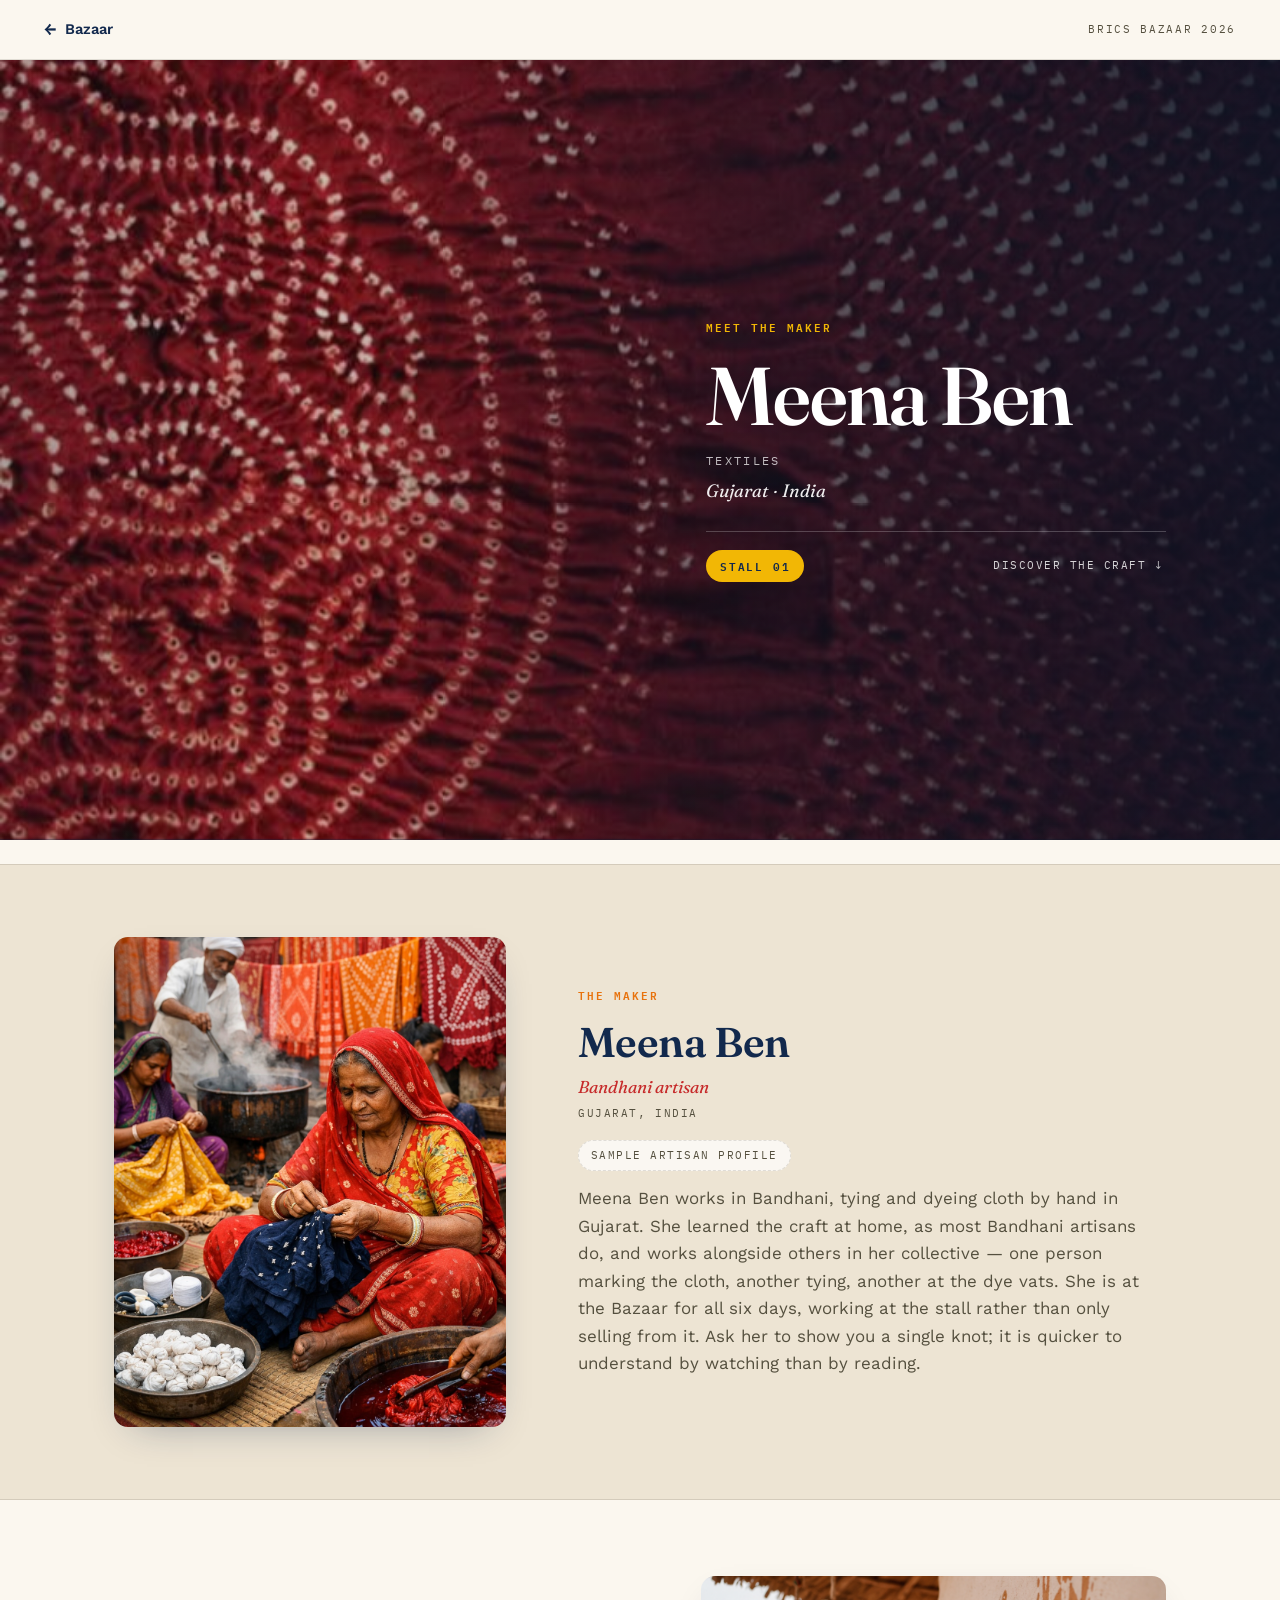
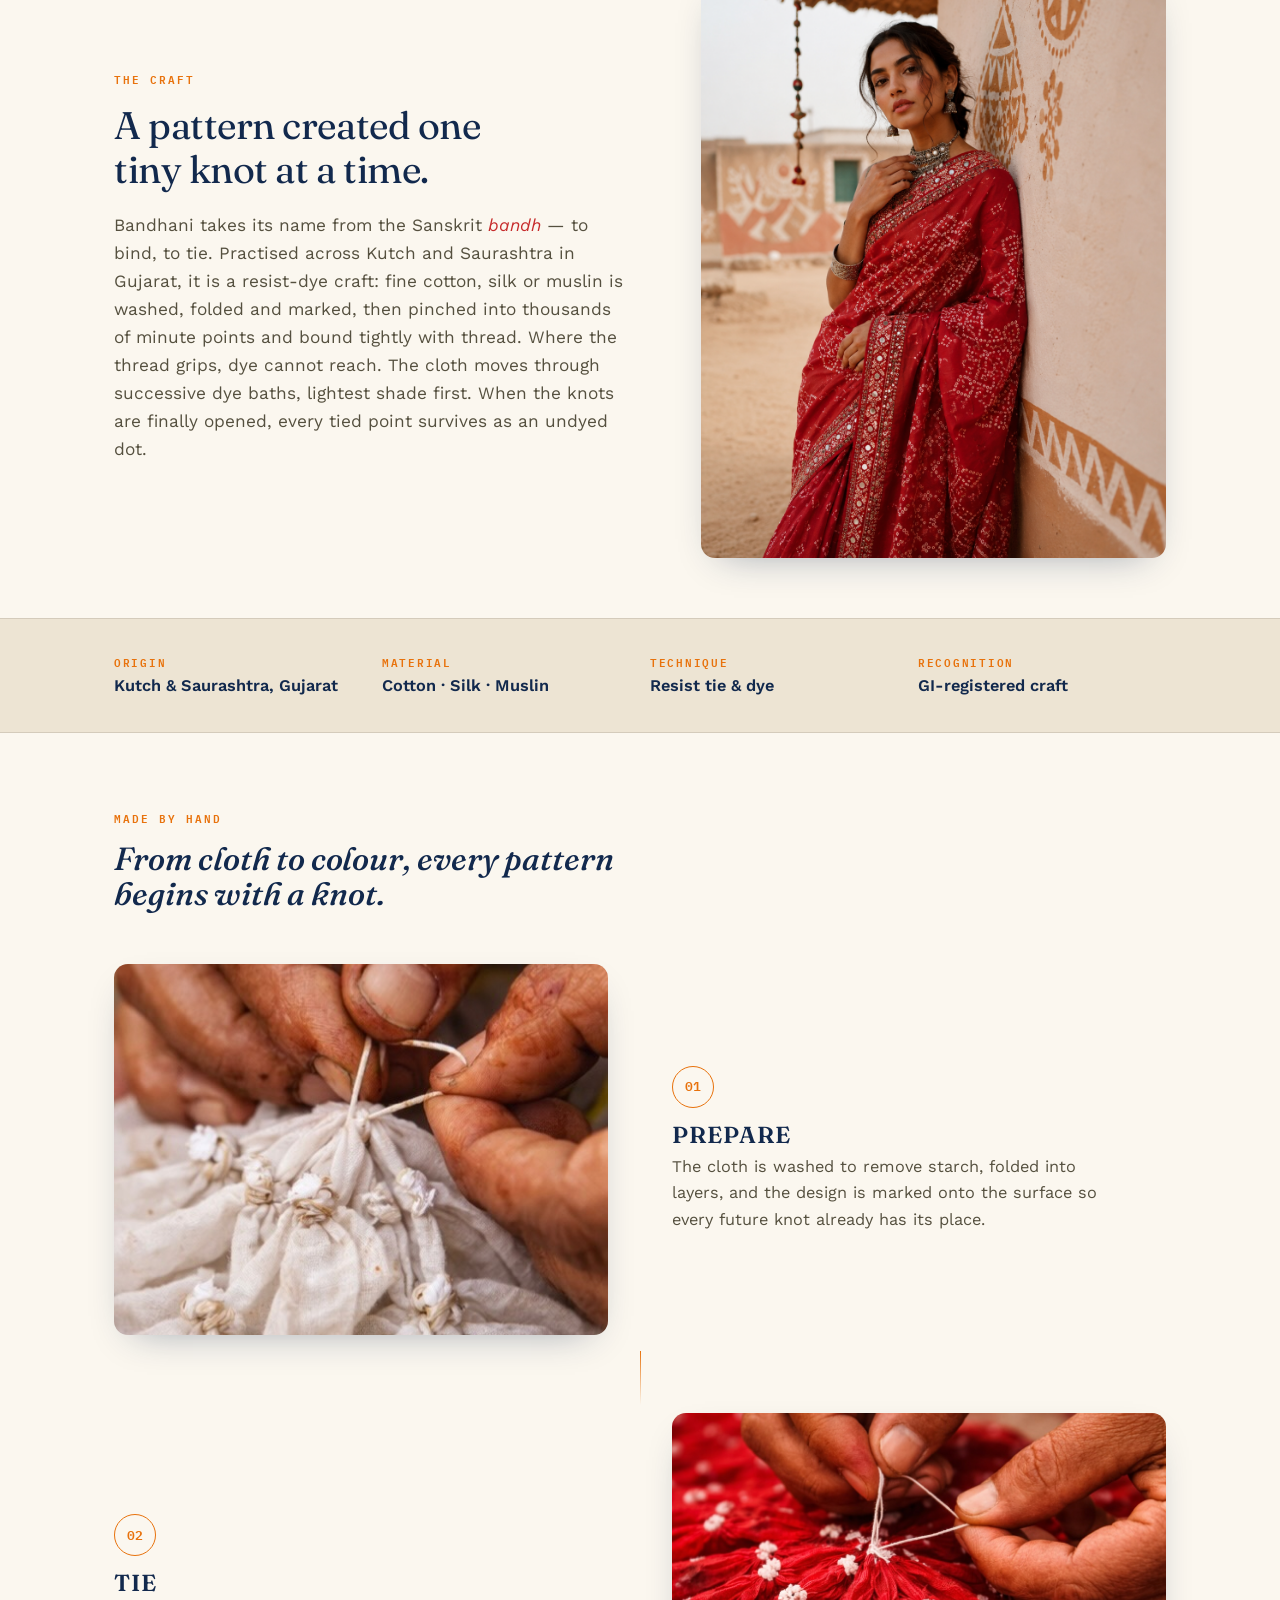
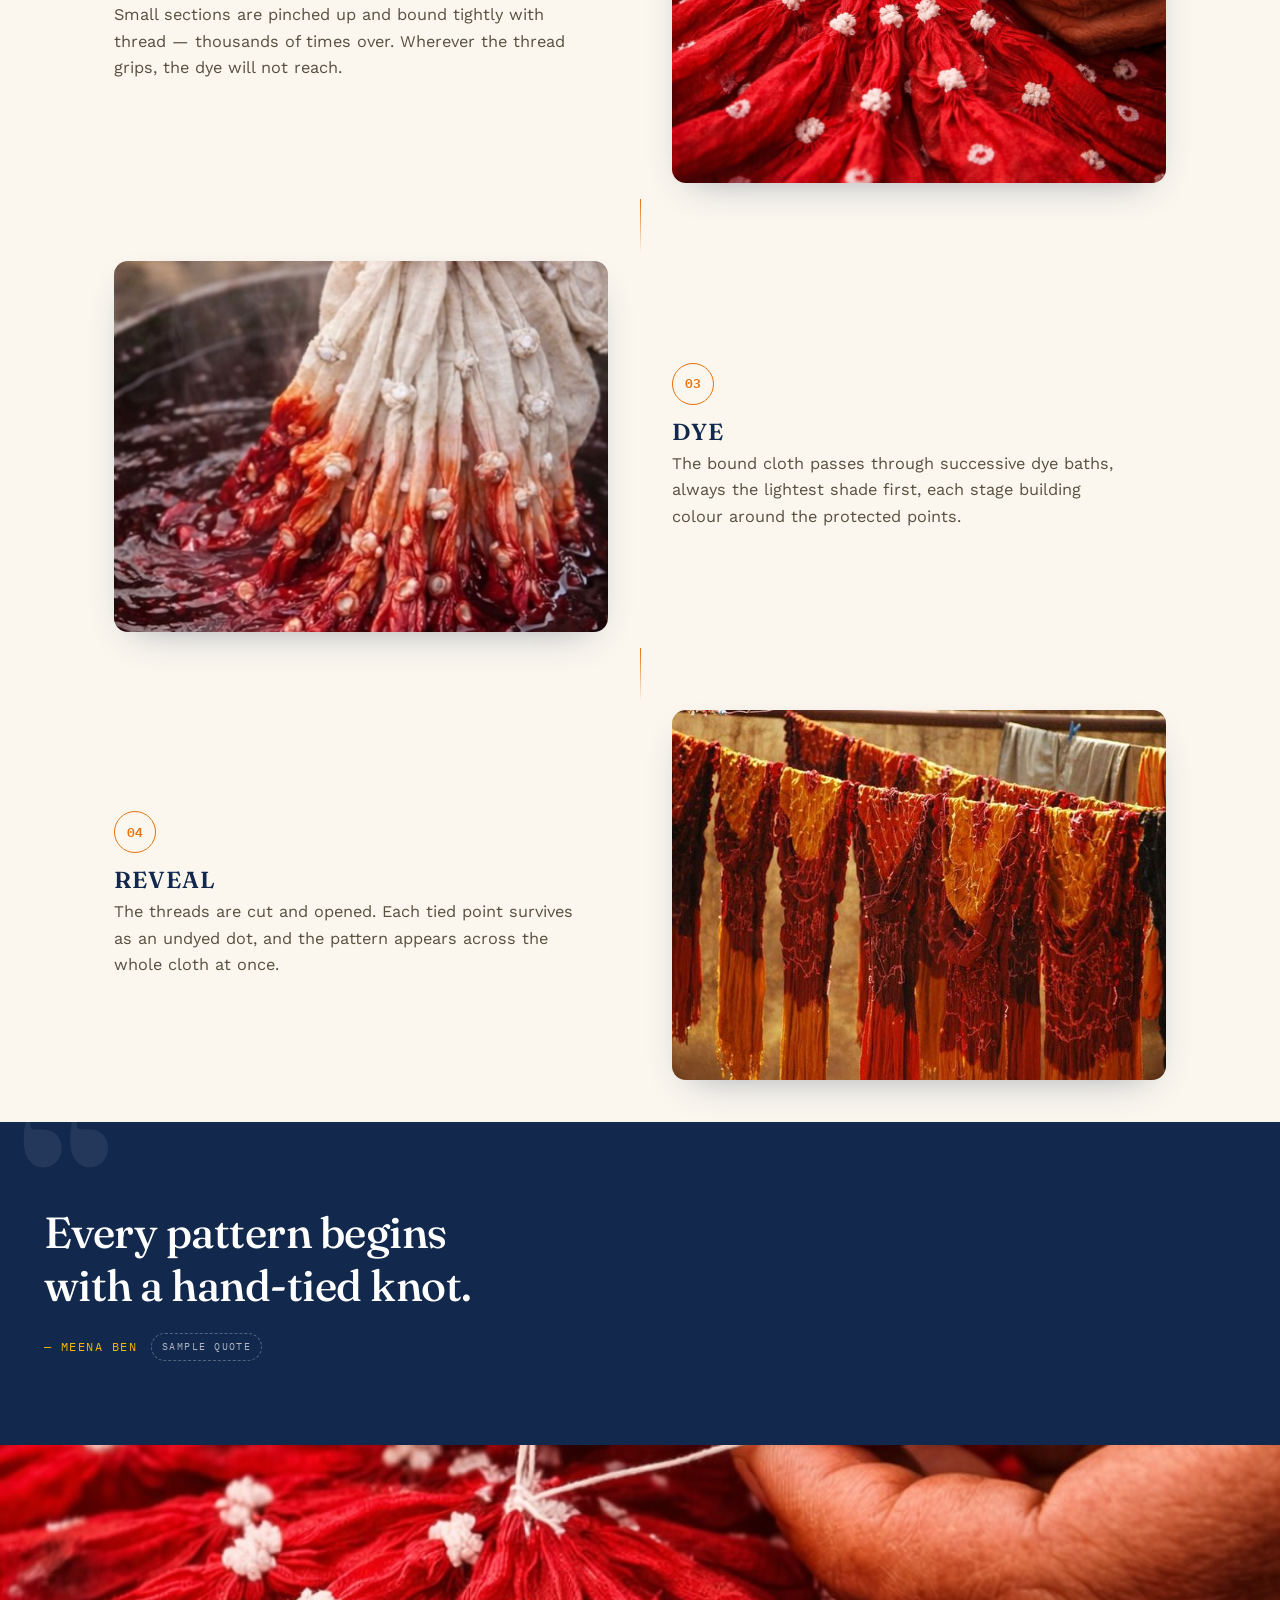
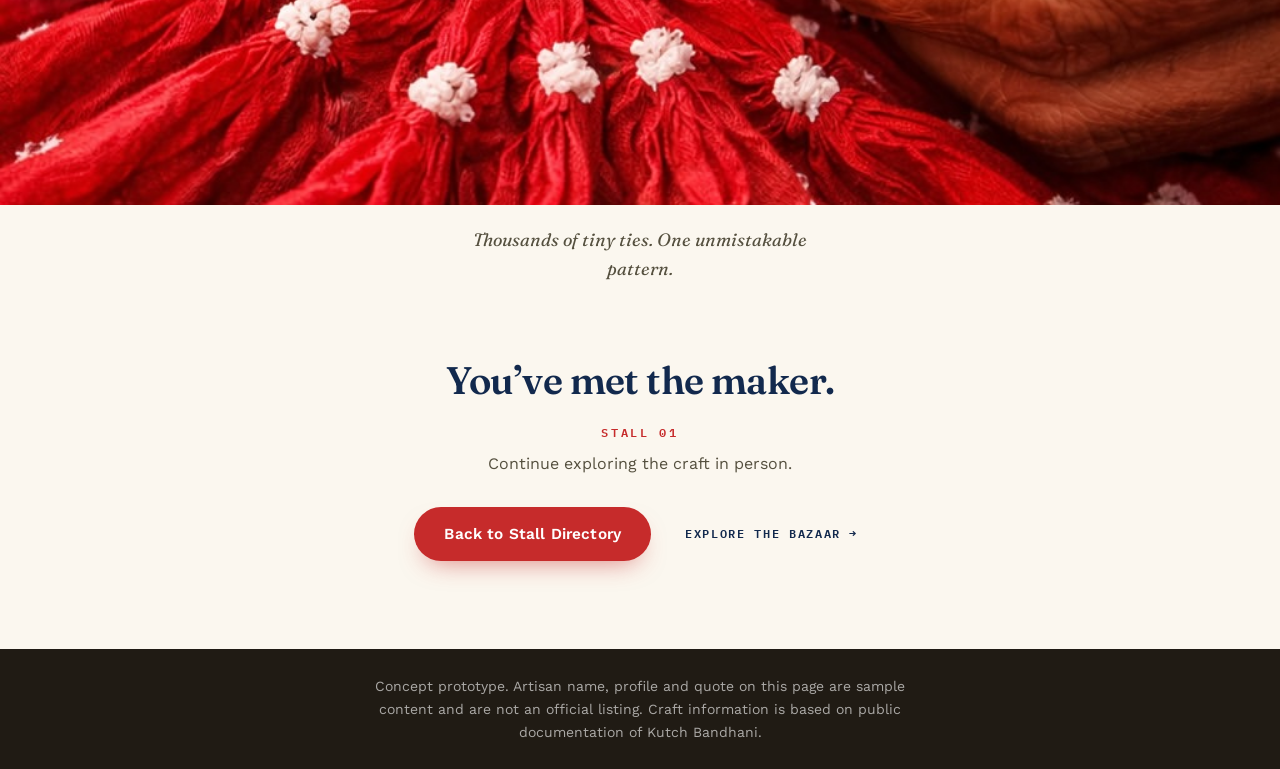
<file: ARTISANS/01.html>
<!DOCTYPE html>
<html lang="en">
<head>
<meta charset="UTF-8">
<meta name="viewport" content="width=device-width, initial-scale=1.0, viewport-fit=cover">
<meta name="theme-color" content="#12294D">

<!-- ============================================================
     ARTISAN PAGE TEMPLATE · STALL 01
     Reached by scanning the QR code at the physical stall.
     Duplicate this file as 02.html … 60.html and replace only the
     blocks marked CONTENT SLOT. artisan.css is shared by all 60
     pages and should not need editing.
     100% HTML + CSS. No JavaScript anywhere in this template.
     ============================================================ -->

<!-- CONTENT SLOT · PAGE TITLE = ARTISAN NAME + CRAFT -->
<title>Meena Ben · Bandhani — BRICS Bazaar 2026</title>
<meta name="description" content="Bandhani tie-dye from Gujarat, India. Stall 01 at BRICS Bazaar 2026 — how the craft is made and who makes it.">

<link rel="preconnect" href="https://fonts.googleapis.com">
<link rel="preconnect" href="https://fonts.gstatic.com" crossorigin>
<link href="https://fonts.googleapis.com/css2?family=Fraunces:ital,opsz,wght@0,9..144,400;0,9..144,500;0,9..144,600;0,9..144,700;1,9..144,400;1,9..144,500&amp;family=Work+Sans:wght@300;400;500;600&amp;family=IBM+Plex+Mono:wght@400;500;600&amp;display=swap" rel="stylesheet">

<link rel="stylesheet" href="artisan.css">
</head>
<body>

<a class="skip-link" href="#craft">Skip to the craft</a>

<!-- ============================================================
     MINIMAL NAVIGATION
     Deliberately not the full site nav — this page is a layer
     inside the exhibition, not a separate website.
     ============================================================ -->
<header class="bar">
  <a class="bar-back" href="../index.html#stalls">
    <span class="bar-arrow" aria-hidden="true">&larr;</span> Bazaar
  </a>
  <span class="bar-mark">BRICS BAZAAR 2026</span>
</header>

<main id="main">

  <!-- ==========================================================
       01 — HERO / MEET THE MAKER
       ========================================================== -->
  <section class="hero" aria-labelledby="craft-name">
    <!-- CONTENT SLOT · HERO IMAGE -->
    <!-- PROTOTYPE IMAGE — REPLACE WITH LICENSED / ARTISAN-PROVIDED IMAGE -->
    <img class="hero-img"
         src="../assets/artisans/bandhani/hero-bandhani.jpg"
         alt="Bandhani cloth dyed deep indigo, covered in small undyed dots left by hand-tied knots.">
    <div class="hero-scrim" aria-hidden="true"></div>

    <div class="hero-body">
      <p class="eyebrow eyebrow-light">Meet the Maker</p>

      <!-- CONTENT SLOT · CRAFT NAME / CATEGORY / LOCATION -->
      <h1 class="hero-title" id="craft-name">Meena Ben</h1>
      <p class="hero-category">Textiles</p>
      <p class="hero-place">Gujarat &middot; India</p>

      <div class="hero-foot">
        <!-- CONTENT SLOT · STALL NUMBER -->
        <span class="stall-chip">Stall 01</span>
        <a class="scroll-cue" href="#craft">
          Discover the craft <span class="scroll-cue-arrow" aria-hidden="true">&darr;</span>
        </a>
      </div>
    </div>
  </section>
     
<!-- ==========================================================
       02 — THE ARTISAN
       ========================================================== -->
  <section class="maker" aria-labelledby="maker-name">
    <div class="wrap maker-grid">
      <!-- CONTENT SLOT · ARTISAN IMAGE -->
      <!-- PROTOTYPE IMAGE — REPLACE WITH LICENSED / ARTISAN-PROVIDED IMAGE -->
      <img class="maker-img"
           src="../assets/artisans/bandhani/artisan-portrait.jpg"
           alt="Portrait placeholder for the artisan at her work table.">

      <div class="maker-body">
        <p class="eyebrow">The Maker</p>

        <!-- CONTENT SLOT · ARTISAN NAME + ROLE + LOCATION -->
        <h2 class="maker-name" id="maker-name">Meena Ben</h2>
        <!-- ROLE LINE — replace with the artisan's own descriptor once confirmed -->
        <p class="maker-role">Bandhani artisan</p>
        <p class="maker-place">Gujarat, India</p>

        <p class="sample-tag">Sample artisan profile</p>

        <!-- CONTENT SLOT · ARTISAN BIO (60–90 words) -->
        <p class="maker-text">Meena Ben works in Bandhani, tying and dyeing cloth by hand in Gujarat. She learned the craft at home, as most Bandhani artisans do, and works alongside others in her collective — one person marking the cloth, another tying, another at the dye vats. She is at the Bazaar for all six days, working at the stall rather than only selling from it. Ask her to show you a single knot; it is quicker to understand by watching than by reading.</p>
      </div>
    </div>
  </section>
     
  <!-- ==========================================================
       03 — THE CRAFT
       ========================================================== -->
  <section class="craft" id="craft">
    <div class="wrap craft-grid">
      <div class="craft-copy">
        <p class="eyebrow">The Craft</p>

        <!-- CONTENT SLOT · CRAFT STATEMENT -->
        <p class="statement">A pattern created one tiny knot at a time.</p>

        <!-- CONTENT SLOT · CRAFT DESCRIPTION (70–100 words) -->
        <p class="craft-text">Bandhani takes its name from the Sanskrit <i>bandh</i> — to bind, to tie. Practised across Kutch and Saurashtra in Gujarat, it is a resist-dye craft: fine cotton, silk or muslin is washed, folded and marked, then pinched into thousands of minute points and bound tightly with thread. Where the thread grips, dye cannot reach. The cloth moves through successive dye baths, lightest shade first. When the knots are finally opened, every tied point survives as an undyed dot.</p>
      </div>

      <!-- CONTENT SLOT · CRAFT DETAIL IMAGE (desktop only, decorative) -->
      <!-- PROTOTYPE IMAGE — REPLACE WITH LICENSED / ARTISAN-PROVIDED IMAGE -->
      <img class="craft-img"
     src="../assets/artisans/bandhani/bandhani-craft-detail.jpg"
     alt="Close detail of Bandhani textile and its hand-tied pattern.">
    </div>
  </section>

  <!-- ==========================================================
       04 — QUICK CRAFT FACTS
       ========================================================== -->
  <section class="facts" aria-label="Quick craft facts">
    <div class="wrap">
      <!-- CONTENT SLOT · CRAFT FACTS -->
      <dl class="facts-grid">
        <div class="fact">
          <dt>Origin</dt>
          <dd>Kutch &amp; Saurashtra, Gujarat</dd>
        </div>
        <div class="fact">
          <dt>Material</dt>
          <dd>Cotton &middot; Silk &middot; Muslin</dd>
        </div>
        <div class="fact">
          <dt>Technique</dt>
          <dd>Resist tie &amp; dye</dd>
        </div>
        <div class="fact">
          <dt>Recognition</dt>
          <dd>GI-registered craft</dd>
        </div>
      </dl>
    </div>
  </section>

  <!-- ==========================================================
       05 — THE PROCESS
       ========================================================== -->
  <section class="process" aria-labelledby="process-heading">
    <div class="wrap">
      <p class="eyebrow">Made by Hand</p>
      <h2 class="section-title" id="process-heading">From cloth to colour, every pattern begins with a knot.</h2>
    </div>

    <ol class="steps wrap">

      <!-- CONTENT SLOT · PROCESS 01 -->
      <li class="step">
        <!-- PROTOTYPE IMAGE — REPLACE WITH LICENSED / ARTISAN-PROVIDED IMAGE -->
        <img class="step-img"
             src="../assets/artisans/bandhani/process-01-tie.jpg"
             alt="Pale cloth folded into layers with a grid of design marks showing where each knot will be tied.">
        <div class="step-body">
          <span class="step-num">01</span>
          <h3 class="step-name">Prepare</h3>
          <p class="step-text">The cloth is washed to remove starch, folded into layers, and the design is marked onto the surface so every future knot already has its place.</p>
        </div>
      </li>

      <!-- CONTENT SLOT · PROCESS 02 -->
      <li class="step">
        <!-- PROTOTYPE IMAGE — REPLACE WITH LICENSED / ARTISAN-PROVIDED IMAGE -->
        <img class="step-img"
             src="../assets/artisans/bandhani/process-02-bind.jpg"
             alt="Undyed cloth pinched into hundreds of small points, each bound tightly with thread.">
        <div class="step-body">
          <span class="step-num">02</span>
          <h3 class="step-name">Tie</h3>
          <p class="step-text">Small sections are pinched up and bound tightly with thread — thousands of times over. Wherever the thread grips, the dye will not reach.</p>
        </div>
      </li>

      <!-- CONTENT SLOT · PROCESS 03 -->
      <li class="step">
        <!-- PROTOTYPE IMAGE — REPLACE WITH LICENSED / ARTISAN-PROVIDED IMAGE -->
        <img class="step-img"
             src="../assets/artisans/bandhani/process-03-dye.jpg"
             alt="The tied cloth saturated with red dye, the bound points still showing as raised knots.">
        <div class="step-body">
          <span class="step-num">03</span>
          <h3 class="step-name">Dye</h3>
          <p class="step-text">The bound cloth passes through successive dye baths, always the lightest shade first, each stage building colour around the protected points.</p>
        </div>
      </li>

      <!-- CONTENT SLOT · PROCESS 04 -->
      <li class="step">
        <!-- PROTOTYPE IMAGE — REPLACE WITH LICENSED / ARTISAN-PROVIDED IMAGE -->
        <img class="step-img"
             src="../assets/artisans/bandhani/process-04-dry-reveal.jpg"
             alt="Half the cloth still tied, half opened to reveal rows of white dots across the red ground.">
        <div class="step-body">
          <span class="step-num">04</span>
          <h3 class="step-name">Reveal</h3>
          <p class="step-text">The threads are cut and opened. Each tied point survives as an undyed dot, and the pattern appears across the whole cloth at once.</p>
        </div>
      </li>

    </ol>
  </section>

  <!-- ==========================================================
       06 — ARTISAN QUOTE
       ========================================================== -->
  <section class="quote-band" aria-label="Artisan quote">
    <figure class="wrap quote-fig">
      <!-- CONTENT SLOT · QUOTE -->
      <blockquote class="quote">Every pattern begins with a hand-tied knot.</blockquote>
      <figcaption class="quote-by">
        &mdash; Meena Ben
        <span class="quote-flag">Sample quote</span>
      </figcaption>
    </figure>
  </section>

  <!-- ==========================================================
       07 — CRAFT CLOSE-UP
       ========================================================== -->
  <section class="closeup" aria-label="Finished craft">
    <!-- CONTENT SLOT · DETAIL IMAGE -->
    <!-- PROTOTYPE IMAGE — REPLACE WITH LICENSED / ARTISAN-PROVIDED IMAGE -->
    <img class="closeup-img"
         src="../assets/artisans/bandhani/bandhani-detail.jpg"
         alt="Close view of finished Bandhani: dense rows of small white dots across red cloth, broken by indigo bands.">
    <p class="closeup-caption">Thousands of tiny ties. One unmistakable pattern.</p>
  </section>

  <!-- ==========================================================
       08 — RETURN TO THE BAZAAR
       ========================================================== -->
  <section class="return" aria-labelledby="return-heading">
    <div class="wrap return-inner">
      <h2 class="return-title" id="return-heading">You&rsquo;ve met the maker.</h2>

      <!-- CONTENT SLOT · STALL NUMBER -->
      <p class="return-stall">Stall 01</p>
      <p class="return-text">Continue exploring the craft in person.</p>

      <div class="return-actions">
        <a class="btn btn-primary" href="../index.html#stalls">Back to Stall Directory</a>
        <a class="btn-link" href="../index.html">Explore the Bazaar <span aria-hidden="true">&rarr;</span></a>
      </div>
    </div>
  </section>

</main>

<footer class="foot">
  <p class="foot-note">Concept prototype. Artisan name, profile and quote on this page are sample content and are not an official listing. Craft information is based on public documentation of Kutch Bandhani.</p>
</footer>

</body>
</html>
</file>
<file: style.css>
/* =================================================================
   BRICS BAZAAR 2026 — STYLESHEET
   Design tokens are declared as CSS variables below.
   To retheme, change the values in :root — nothing else needs edits.
   ================================================================= */

:root{
  /* ---- Colour tokens (derived from the BRICS India 2026 logo) ---- */
  --deep-blue:   #12294D;
  --royal-blue:  #2A5CA8;
  --leaf-green:  #2E8B4F;
  --sun-yellow:  #F2B705;
  --saffron:     #E8720C;
  --chili-red:   #C62B2B;
  --ivory:       #FBF7EF;
  --beige:       #EDE4D3;
  --ink:         #201B14;
  --ink-soft:    #55503F;
  --line:        rgba(32,27,20,0.12);

  /* ---- Type ---- */
  --font-display: 'Fraunces', Georgia, serif;
  --font-body: 'Work Sans', -apple-system, BlinkMacSystemFont, sans-serif;
  --font-mono: 'IBM Plex Mono', 'Courier New', monospace;

  /* ---- Layout ---- */
  --container-w: 1200px;
  --radius-s: 8px;
  --radius-m: 16px;
  --radius-l: 28px;
  --shadow-card: 0 12px 32px -18px rgba(18,41,77,0.35);
  --shadow-hover: 0 20px 44px -16px rgba(18,41,77,0.42);

  --header-h: 78px;
}

/* ---------------- Reset ---------------- */
*, *::before, *::after{ box-sizing: border-box; }
html{ scroll-behavior: smooth; scroll-padding-top: var(--header-h); overflow-x: clip; }
body{ overflow-x: clip; }
body{
  margin:0;
  font-family: var(--font-body);
  color: var(--ink);
  background: var(--ivory);
  line-height: 1.6;
  -webkit-font-smoothing: antialiased;
}
img{ max-width:100%; display:block; }
a{ color: inherit; text-decoration:none; }
button{ font-family: inherit; cursor:pointer; }
ul{ list-style:none; margin:0; padding:0; }
h1,h2,h3,h4{ font-family: var(--font-display); margin:0; font-weight:600; line-height:1.15; }
p{ margin:0 0 1em; }
.container{ max-width: var(--container-w); margin:0 auto; padding: 0 24px; }
.center{ text-align:center; }

:focus-visible{
  outline: 3px solid var(--saffron);
  outline-offset: 3px;
  border-radius: 4px;
}

.visually-hidden{
  position:absolute; width:1px; height:1px; padding:0; margin:-1px;
  overflow:hidden; clip:rect(0,0,0,0); white-space:nowrap; border:0;
}

.skip-link{
  position:absolute; left:12px; top:-60px; background:var(--deep-blue); color:#fff;
  padding:10px 18px; border-radius: var(--radius-s); z-index: 999; transition: top .2s;
}
.skip-link:focus{ top:12px; }

@media (prefers-reduced-motion: reduce){
  *{ animation-duration: 0.001ms !important; animation-iteration-count: 1 !important; transition-duration: 0.001ms !important; scroll-behavior:auto !important; }
}

/* ---------------- Buttons ---------------- */
.btn{
  display:inline-flex; align-items:center; justify-content:center; gap:8px;
  padding: 14px 28px; border-radius: 999px; font-weight:600; font-size:0.95rem;
  letter-spacing:.02em; border:1.5px solid transparent; transition: transform .25s ease, box-shadow .25s ease, background .25s ease, color .25s ease;
}
.btn-primary{ background: var(--chili-red); color:#fff; box-shadow: 0 10px 24px -10px rgba(198,43,43,.55); }
.btn-primary:hover{ transform: translateY(-2px); box-shadow: 0 16px 30px -10px rgba(198,43,43,.6); background:#AD2323; }
.btn-outline{ border-color: var(--deep-blue); color: var(--deep-blue); background: transparent; }
.btn-outline:hover{ background: var(--deep-blue); color:#fff; transform: translateY(-2px); }

/* ---------------- Section scaffolding ---------------- */
section{ padding: 96px 0; position:relative; }
.section-eyebrow{
  font-family: var(--font-mono); text-transform:uppercase; letter-spacing:.14em;
  font-size:.78rem; color: var(--saffron); margin:0 0 12px; font-weight:600;
}
.section-eyebrow.center{ text-align:center; }
.section-title{ font-size: clamp(1.9rem, 3.4vw, 2.7rem); margin-bottom: 18px; }
.section-title.center{ text-align:center; }
.section-intro{ max-width: 680px; color: var(--ink-soft); font-size:1.05rem; }
.section-intro.center{ margin:0 auto 40px; }
.mono-label{ font-family: var(--font-mono); font-size:.75rem; letter-spacing:.1em; text-transform:uppercase; color: var(--royal-blue); display:block; }

.sample-flag{
  display:inline-block; font-family: var(--font-mono); font-size:.78rem; color: var(--ink-soft);
  background: var(--beige); border:1px dashed var(--line); padding:8px 16px; border-radius: 999px; margin:0 auto 36px;
}
.sample-flag.center{ display:block; width:fit-content; }
.placeholder-note{ color: var(--ink-soft); font-style:italic; font-size:.92rem; }

/* ---------------- Entrance reveal ----------------
   Previously toggled by a viewport observer. Now a pure CSS entrance
   animation. Browsers supporting scroll-driven animations upgrade it back to
   a genuine scroll-triggered reveal (see the @supports block below). */
.reveal{ animation: revealIn .7s ease both; }
@keyframes revealIn{ from{ opacity:0; transform: translateY(28px); } to{ opacity:1; transform:none; } }
/* NOTE: a scroll-driven `animation-timeline: view()` was trialled here so the
   reveal would fire on scroll like the original. Scroll-driven animations
   scrub rather than play once, so elements faded back out when scrolling
   upwards — a regression against the old one-shot behaviour. A plain
   entrance animation is used instead: content is never left invisible. */

/* =================================================================
   HEADER / NAV
   ================================================================= */
.site-header{
  position: sticky; top:0; z-index: 500; height: var(--header-h);
  background: rgba(251,247,239,0.9); backdrop-filter: blur(10px);
  border-bottom: 1px solid var(--line); transition: box-shadow .3s ease;
}
/* Was a scroll event listener toggling .scrolled. Now a scroll-driven CSS
   animation where supported, and simply absent where it is not. */
@supports (animation-timeline: scroll()){
  .site-header{
    animation: headerLift linear both;
    animation-timeline: scroll(root block);
    animation-range: 0 60px;
  }
  @keyframes headerLift{ to{ box-shadow: 0 8px 24px -18px rgba(18,41,77,.4); } }
}
.navbar{
  max-width: var(--container-w); margin:0 auto; height:100%;
  display:flex; align-items:center; justify-content:space-between; padding:0 24px; gap: 24px;
}
.nav-brand{ display:flex; align-items:center; gap:10px; font-family: var(--font-display); font-weight:600; font-size:1.05rem; color: var(--deep-blue); white-space:nowrap; }
.brand-mark{ position:relative; width:26px; height:26px; display:inline-block; flex-shrink:0; }
.mark-dot{ position:absolute; width:11px; height:11px; border-radius:50%; }
.mark-1{ background: var(--royal-blue); top:0; left:7px; }
.mark-2{ background: var(--leaf-green); top:6px; right:0; }
.mark-3{ background: var(--sun-yellow); bottom:0; right:4px; }
.mark-4{ background: var(--saffron); bottom:0; left:4px; }
.mark-5{ background: var(--chili-red); top:6px; left:0; }
.brand-text em{ font-style:normal; color: var(--chili-red); }

.nav-links{ display:flex; gap: 28px; flex:1; justify-content:center; }
.nav-links a{ font-size:.92rem; font-weight:500; color: var(--ink-soft); position:relative; padding: 6px 2px; }
.nav-links a::after{ content:''; position:absolute; left:0; bottom:0; width:0; height:2px; background: var(--chili-red); transition: width .25s ease; }
.nav-links a:hover{ color: var(--deep-blue); }
.nav-links a:hover::after{ width:100%; }
/* Active section highlight — was scroll detection, now :target + :has().
   Degrades to no highlight in browsers without :has(). */
body:has(#home:target)         .nav-links a[href="#home"],
body:has(#about:target)        .nav-links a[href="#about"],
body:has(#stalls:target)       .nav-links a[href="#stalls"],
body:has(#map:target)          .nav-links a[href="#map"],
body:has(#schedule:target)     .nav-links a[href="#schedule"],
body:has(#experiences:target)  .nav-links a[href="#experiences"],
body:has(#visitor-info:target) .nav-links a[href="#visitor-info"]{ color: var(--deep-blue); }
body:has(#home:target)         .nav-links a[href="#home"]::after,
body:has(#about:target)        .nav-links a[href="#about"]::after,
body:has(#stalls:target)       .nav-links a[href="#stalls"]::after,
body:has(#map:target)          .nav-links a[href="#map"]::after,
body:has(#schedule:target)     .nav-links a[href="#schedule"]::after,
body:has(#experiences:target)  .nav-links a[href="#experiences"]::after,
body:has(#visitor-info:target) .nav-links a[href="#visitor-info"]::after{ width:100%; }

.nav-cta{ padding: 10px 20px; font-size:.85rem; flex-shrink:0; }
.nav-toggle{ display:none; flex-direction:column; justify-content:center; gap:5px; background:none; border:none; padding:8px; cursor:pointer; }
.nav-toggle span{ width:24px; height:2px; background: var(--deep-blue); border-radius:2px; transition: transform .25s ease, opacity .25s ease; }
/* Open state was aria-expanded="true" set by JS. The menu is now :target, and
   because CSS cannot rewrite an href, the burger and the close control are two
   separate links that swap places when the menu is open. */
.nav-close{ display:none; align-items:center; justify-content:center;
  width:40px; height:40px; font-size:1.9rem; line-height:1; color: var(--deep-blue); padding:0; }

/* =================================================================
   HERO
   ================================================================= */
.hero{
  position:relative; overflow:hidden; padding: 130px 0 100px;
  background: linear-gradient(180deg, var(--ivory) 0%, #F6F0E1 100%);
  min-height: 88vh; display:flex; align-items:center;
}
.hero-threads{ position:absolute; inset:0; z-index:0; opacity:.55; }
.thread-svg{ width:100%; height:100%; }
.thread{ fill:none; stroke-width:2.5; stroke-linecap:round; opacity:.6; }
.thread-blue{ stroke: var(--royal-blue); }
.thread-green{ stroke: var(--leaf-green); }
.thread-yellow{ stroke: var(--sun-yellow); stroke-width:3; }
.thread-orange{ stroke: var(--saffron); }
.thread-red{ stroke: var(--chili-red); }
.thread{ stroke-dasharray: 14 10; animation: threadFlow 26s linear infinite; }
.thread-green{ animation-duration: 32s; animation-direction: reverse; }
.thread-yellow{ animation-duration: 40s; }
.thread-orange{ animation-duration: 22s; animation-direction: reverse; }
.thread-red{ animation-duration: 36s; }
@keyframes threadFlow{ to{ stroke-dashoffset: -480; } }

.hero-inner{ position:relative; z-index:1; max-width: 820px; }
.eyebrow{ font-family: var(--font-mono); text-transform:uppercase; letter-spacing:.16em; font-size:.8rem; color: var(--royal-blue); margin-bottom:22px; }
.hero-title{ font-size: clamp(3rem, 8vw, 5.6rem); color: var(--deep-blue); letter-spacing:-0.01em; }
.hero-title-accent{ color: var(--chili-red); font-style:italic; font-weight:500; }
.hero-theme{ font-family: var(--font-display); font-style:italic; font-size: clamp(1.2rem, 2.2vw, 1.6rem); color: var(--ink-soft); margin: 18px 0 40px; }

.hero-meta{ display:flex; align-items:center; gap:28px; margin-bottom: 40px; flex-wrap:wrap; }
.hero-meta-item{ display:flex; flex-direction:column; gap:4px; }
.hero-meta-label{ font-family: var(--font-mono); font-size:.72rem; text-transform:uppercase; letter-spacing:.1em; color: var(--saffron); }
.hero-meta-value{ font-weight:600; color: var(--deep-blue); }
.hero-meta-divider{ width:1px; height:36px; background: var(--line); }

.hero-actions{ display:flex; gap:16px; flex-wrap:wrap; margin-bottom: 26px; }
.hero-note{ font-size:.82rem; color: var(--ink-soft); max-width: 520px; }

/* =================================================================
   STATS
   ================================================================= */
.stats{ padding: 56px 0; background: var(--deep-blue); color:#fff; }
.stats-grid{ display:grid; grid-template-columns: repeat(4, 1fr); gap: 24px; text-align:center; }
.stat-card{ padding: 12px; }
.stat-number{ display:block; font-family: var(--font-display); font-size: clamp(2.4rem, 5vw, 3.4rem); font-weight:600; color: var(--sun-yellow); }
.stat-label{ font-family: var(--font-mono); font-size:.78rem; letter-spacing:.1em; text-transform:uppercase; color: rgba(255,255,255,.75); }

/* =================================================================
   ABOUT
   ================================================================= */
.about-grid{ display:grid; grid-template-columns: 1.15fr 0.85fr; gap: 64px; align-items:start; }
.lede{ font-size: 1.18rem; color: var(--deep-blue); font-weight:500; }
.about-copy p{ color: var(--ink-soft); }
.about-visual{ position:sticky; top: calc(var(--header-h) + 24px); }
.about-frame{
  aspect-ratio: 4/5; border-radius: var(--radius-l); overflow:hidden; position:relative;
  background: conic-gradient(from 200deg, var(--royal-blue), var(--leaf-green), var(--sun-yellow), var(--saffron), var(--chili-red), var(--royal-blue));
  display:flex; align-items:flex-end; padding: 28px; box-shadow: var(--shadow-card);
}
.about-motif{ position:absolute; inset:0; background: radial-gradient(circle at 30% 20%, rgba(255,255,255,.35), transparent 55%), radial-gradient(circle at 75% 80%, rgba(18,41,77,.35), transparent 50%); }
.about-caption{ position:relative; z-index:1; color:#fff; display:flex; flex-direction:column; gap:6px; }
.about-caption span:last-child{ font-family: var(--font-display); font-size:1.2rem; font-style:italic; }
.about-caption .mono-label{ color: rgba(255,255,255,.85); }

/* =================================================================
   BRICS WHEEL
   ================================================================= */
.brics-wheel{ background: var(--beige); }
.wheel-wrap{ position:relative; width: min(640px, 92vw); aspect-ratio:1; margin: 0 auto 40px; }
.wheel-center{
  position:absolute; inset: 32%; border-radius:50%; background: var(--deep-blue); color:#fff;
  display:flex; align-items:center; justify-content:center; text-align:center;
  font-family: var(--font-display); font-weight:600; font-size:.95rem; letter-spacing:.04em;
  box-shadow: 0 0 0 10px var(--ivory), 0 20px 40px -14px rgba(18,41,77,.5);
  z-index:2;
}
.wheel-ring{ position:absolute; inset:0; }
.country-node{
  position:absolute; width: 108px; height:108px; margin-left:-54px; margin-top:-54px;
  border-radius:50%; background:#fff; border:1.5px solid var(--line);
  display:flex; align-items:center; justify-content:center; text-align:center;
  font-size:.78rem; font-weight:600; color: var(--deep-blue); padding:8px;
  box-shadow: var(--shadow-card); transition: transform .25s ease, box-shadow .25s ease, background .25s ease, color .25s ease;
}
.country-node:hover, .country-node:focus-visible, .country-node.active{
  transform: scale(1.12); background: var(--chili-red); color:#fff; box-shadow: var(--shadow-hover); z-index:3;
}
.country-node.host{ background: var(--sun-yellow); border-color: var(--saffron); width:130px; height:130px; margin-left:-65px; margin-top:-65px; font-size:.88rem; }
.country-node.host:hover, .country-node.host.active{ background: var(--chili-red); color:#fff; }

.country-detail{
  max-width: 620px; margin: 0 auto; text-align:center; background:#fff; border-radius: var(--radius-m);
  padding: 28px 32px; box-shadow: var(--shadow-card); min-height: 100px;
}
.country-detail h3{ color: var(--deep-blue); margin-bottom:6px; }
.country-detail p{ color: var(--ink-soft); margin:0; }
.country-detail-hint{ color: var(--ink-soft); font-style:italic; margin:0; }

/* =================================================================
   DIRECTORY
   ================================================================= */
.directory-controls{ display:flex; flex-direction:column; gap:20px; margin-bottom: 12px; }
.search-field input{
  width:100%; padding: 15px 20px; border-radius: 999px; border:1.5px solid var(--line);
  font-family: var(--font-body); font-size:1rem; background:#fff; color: var(--ink);
}
.search-field input:focus{ border-color: var(--royal-blue); outline:none; box-shadow: 0 0 0 4px rgba(42,92,168,.15); }

.filter-row{ display:flex; flex-wrap:wrap; gap:10px; }
.filter-btn{
  padding: 9px 18px; border-radius: 999px; border:1.5px solid var(--line); background:#fff;
  color: var(--ink-soft); font-size:.86rem; font-weight:600; transition: all .2s ease;
}
.filter-btn:hover{ border-color: var(--royal-blue); color: var(--royal-blue); }
.filter-btn.active{ background: var(--deep-blue); border-color: var(--deep-blue); color:#fff; }

.results-count{ font-family: var(--font-mono); font-size:.8rem; color: var(--ink-soft); margin: 20px 0; }

.stall-grid{ display:grid; grid-template-columns: repeat(auto-fill, minmax(280px, 1fr)); gap: 22px; }
.stall-card{
  background:#fff; border-radius: var(--radius-m); padding: 24px; border:1px solid var(--line);
  box-shadow: var(--shadow-card); display:flex; flex-direction:column; gap:10px;
  transition: transform .25s ease, box-shadow .25s ease;
}
.stall-card:hover{ transform: translateY(-6px); box-shadow: var(--shadow-hover); }
.stall-card-top{ display:flex; justify-content:space-between; align-items:flex-start; gap:12px; }
.stall-num{ font-family: var(--font-mono); font-size:.78rem; color: var(--royal-blue); font-weight:600; }
.stall-flag{ font-size:1.15rem; }
.stall-card h3{ font-size:1.15rem; color: var(--deep-blue); }
.stall-tag{
  display:inline-block; align-self:flex-start; font-family: var(--font-mono); font-size:.68rem; text-transform:uppercase;
  letter-spacing:.06em; padding: 4px 10px; border-radius: 999px; background: var(--beige); color: var(--ink-soft);
}
.stall-desc{ color: var(--ink-soft); font-size:.92rem; flex:1; }
.stall-products{ font-size:.82rem; color: var(--ink-soft); font-style:italic; }
.stall-zone{ font-family: var(--font-mono); font-size:.75rem; color: var(--saffron); }
.stall-view-btn{
  display:inline-block; text-align:center;
  margin-top: 8px; align-self:flex-start; padding: 9px 18px; border-radius: 999px; background: var(--deep-blue);
  color:#fff; font-size:.82rem; font-weight:600; border:none; transition: background .2s ease, transform .2s ease;
}
.stall-view-btn:hover{ background: var(--chili-red); transform: translateY(-2px); }

.no-results{ text-align:center; color: var(--ink-soft); padding: 40px 0; }

/* Stall detail modal — opened by :target, closed by any link that moves
   :target elsewhere (the backdrop, the close button, or the browser's
   Back button). No scripting, no focus trapping. */
.stall-modal{
  position:fixed; inset:0; z-index: 1000; padding: 20px;
  display:flex; align-items:center; justify-content:center;
  background: rgba(18,41,77,.55); backdrop-filter: blur(3px);
  opacity:0; visibility:hidden; transition: opacity .22s ease, visibility .22s ease;
}
.stall-modal:target{ opacity:1; visibility:visible; }
.stall-modal-backdrop{ position:absolute; inset:0; cursor: default; }
.stall-modal-card{
  background:#fff; border-radius: var(--radius-l); max-width: 560px; width:100%;
  max-height: 86vh; overflow-y:auto; padding: 36px; position:relative;
  box-shadow: 0 30px 70px -20px rgba(18,41,77,.5);
  transform: translateY(24px); transition: transform .3s ease;
}
.stall-modal:target .stall-modal-card{ transform:none; }
@keyframes slideUp{ from{ opacity:0; transform: translateY(24px); } to{ opacity:1; transform:none; } }
.modal-close{
  display:flex; align-items:center; justify-content:center;
  position:absolute; top: 18px; right: 18px; width:36px; height:36px; border-radius:50%;
  border:1px solid var(--line); background: var(--ivory); font-size:1.4rem; line-height:1; color: var(--ink-soft);
}
.modal-close:hover{ background: var(--chili-red); color:#fff; border-color: var(--chili-red); }
.stall-modal-card h3{ color: var(--deep-blue); font-size:1.5rem; margin-bottom:6px; }
.stall-modal-card .stall-num{ display:block; margin-bottom:10px; }
.stall-modal-card dl{ margin: 18px 0; display:grid; grid-template-columns: auto 1fr; gap: 8px 16px; }
.stall-modal-card dt{ font-family: var(--font-mono); font-size:.75rem; text-transform:uppercase; color: var(--saffron); align-self:start; }
.stall-modal-card dd{ margin:0; color: var(--ink-soft); }
.stall-modal-card .sample-flag{ margin: 0 0 18px; }
.modal-nav{
  display:flex; flex-wrap:wrap; gap: 10px 18px; justify-content:space-between;
  margin: 22px 0 0; padding-top: 16px; border-top:1px solid var(--line);
  font-family: var(--font-mono); font-size:.76rem; letter-spacing:.04em; text-transform:uppercase;
}
.modal-nav a{ color: var(--royal-blue); font-weight:600; }
.modal-nav a:hover{ color: var(--chili-red); text-decoration: underline; }

/* =================================================================
   SITE MAP
   ================================================================= */
.map-controls{ display:flex; flex-wrap:wrap; gap:20px; justify-content:space-between; align-items:center; margin-bottom: 30px; }
.map-controls .search-field{ min-width:240px; flex:1; max-width:340px; }
.map-controls .search-field input{ padding: 11px 18px; }

.map-layout{ display:grid; grid-template-columns: 1fr 300px; gap: 28px; align-items:start; }
.map-canvas-wrap{ background:#fff; border-radius: var(--radius-l); border:1px solid var(--line); box-shadow: var(--shadow-card); padding: 16px; overflow-x:auto; }
.map-canvas{ width:100%; height:auto; min-width: 560px; }

.map-zone{ transition: opacity .2s ease; }
.map-zone-label{ font-family: var(--font-mono); font-size: 11px; fill: var(--ink-soft); text-transform:uppercase; letter-spacing:.05em; }

.map-stall{ cursor:pointer; transition: transform .15s ease, opacity .2s ease; transform-origin: center; transform-box: fill-box; }
.map-stall-link:hover .map-stall,
.map-stall-link:focus-visible .map-stall{ transform: scale(1.7); }
.map-stall-link:focus-visible{ outline:3px solid var(--saffron); outline-offset:2px; }
/* .dim is now applied by the CSS-only map filters (see interaction layer). */

.map-legend{ background:#fff; border-radius: var(--radius-m); border:1px solid var(--line); padding: 22px; box-shadow: var(--shadow-card); }
.map-legend h3{ font-size:1rem; margin-bottom: 14px; color: var(--deep-blue); }
.map-legend ul{ display:flex; flex-direction:column; gap:9px; margin-bottom: 22px; }
.map-legend li{ display:flex; align-items:center; gap:9px; font-size:.85rem; color: var(--ink-soft); }
.legend-swatch{ width:13px; height:13px; border-radius:4px; flex-shrink:0; }

.map-selection{ border-top:1px solid var(--line); padding-top: 18px; font-size:.88rem; }
.map-selection-hint{ color: var(--ink-soft); font-style:italic; margin:0; }
.map-selection h4{ color: var(--deep-blue); margin: 0 0 6px; font-family: var(--font-display); font-size:1.1rem; }
.map-selection dl{ display:grid; grid-template-columns:auto 1fr; gap:4px 10px; margin: 10px 0 0; }
.map-selection dt{ font-family: var(--font-mono); font-size:.68rem; text-transform:uppercase; color: var(--saffron); }
.map-selection dd{ margin:0; color: var(--ink-soft); }

/* =================================================================
   SCHEDULE
   ================================================================= */
.day-tabs{ display:flex; flex-wrap:wrap; gap:10px; justify-content:center; margin-bottom: 40px; }
.day-tab{
  padding: 12px 22px; border-radius: 999px; border:1.5px solid var(--line); background:#fff;
  font-weight:600; font-size:.9rem; color: var(--ink-soft); transition: all .2s ease;
}
.day-tab:hover{ border-color: var(--royal-blue); color: var(--royal-blue); }
.day-tab[aria-selected="true"]{ background: var(--deep-blue); border-color: var(--deep-blue); color:#fff; }

.day-panel{ display:grid; grid-template-columns: repeat(auto-fill, minmax(280px,1fr)); gap: 20px; }
.event-card{
  background:#fff; border-radius: var(--radius-m); padding: 22px; border:1px solid var(--line);
  box-shadow: var(--shadow-card); display:flex; flex-direction:column; gap:8px;
  animation: slideUp .4s ease;
}
.event-time{ font-family: var(--font-mono); font-size:.78rem; color: var(--royal-blue); font-weight:600; }
.event-card h4{ font-size:1.05rem; color: var(--deep-blue); }
.event-card p{ color: var(--ink-soft); font-size:.9rem; margin:0; }
.event-tag{
  align-self:flex-start; font-family: var(--font-mono); font-size:.66rem; text-transform:uppercase; letter-spacing:.06em;
  padding:4px 10px; border-radius:999px; color:#fff;
}
.tag-WORKSHOP{ background: var(--royal-blue); }
.tag-CULTURAL{ background: var(--chili-red); }
.tag-EXPERIENCE{ background: var(--saffron); }
.tag-TALK{ background: var(--leaf-green); }
.tag-CEREMONY{ background: var(--deep-blue); }
.tag-BUSINESS{ background:#7a6a4f; }

/* =================================================================
   MYSTERY BOX
   ================================================================= */
.mystery-box{ background: var(--deep-blue); color:#fff; }
.mystery-box .section-eyebrow{ color: var(--sun-yellow); }
.mystery-box .section-title{ color:#fff; }
.mystery-box .section-intro{ color: rgba(255,255,255,.78); }
.mystery-box .sample-flag{ background: rgba(255,255,255,.08); border-color: rgba(255,255,255,.25); color: rgba(255,255,255,.8); }

.box-tiers{ display:grid; grid-template-columns: repeat(3, 1fr); gap: 24px; margin-bottom: 48px; }
.box-card{
  background: rgba(255,255,255,.06); border:1px solid rgba(255,255,255,.16); border-radius: var(--radius-l);
  padding: 30px; text-align:center; transition: transform .3s ease, background .3s ease;
}
.box-card:hover{ transform: translateY(-8px); background: rgba(255,255,255,.1); }
.box-card .mono-label{ color: var(--sun-yellow); margin-bottom:8px; }
.box-card h3{ font-size:1.5rem; margin-bottom: 10px; }
.box-card-featured{ background: linear-gradient(160deg, rgba(232,114,12,.28), rgba(198,43,43,.22)); border-color: var(--saffron); }
.box-price{ font-family: var(--font-display); font-size:1.8rem; color: var(--sun-yellow); margin-bottom: 10px; }
.box-price span{ display:block; font-family: var(--font-mono); font-size:.65rem; text-transform:uppercase; letter-spacing:.08em; color: rgba(255,255,255,.6); }
.box-card p:last-child{ color: rgba(255,255,255,.75); font-size:.92rem; margin:0; }

.box-steps{ display:flex; flex-wrap:wrap; justify-content:center; gap: 28px; margin: 0 0 44px; padding:0; }
.box-steps li{ display:flex; align-items:center; gap:12px; font-weight:500; }
.step-num{
  width:34px; height:34px; border-radius:50%; background: var(--sun-yellow); color: var(--deep-blue);
  display:flex; align-items:center; justify-content:center; font-family: var(--font-mono); font-weight:700; flex-shrink:0;
}
.mystery-box .btn-primary{ background: var(--sun-yellow); color: var(--deep-blue); }
.mystery-box .btn-primary:hover{ background:#fff; }

/* =================================================================
   PASSPORT
   ================================================================= */
.passport-progress{ text-align:center; font-family: var(--font-mono); font-size:.85rem; letter-spacing:.06em; color: var(--ink-soft); margin-bottom: 36px; text-transform:uppercase; }
.passport-progress #passportCount{ color: var(--chili-red); font-size:1.1rem; }
.progress-track{ width: min(420px, 90%); height: 8px; background: var(--beige); border-radius: 999px; margin: 12px auto 0; overflow:hidden; }
/* The single JS-width-driven .progress-fill is replaced by one segment per
   stamp; each fills when its checkbox is checked. See interaction layer. */

.stamp-grid{ display:grid; grid-template-columns: repeat(auto-fill, minmax(190px,1fr)); gap: 18px; margin-bottom: 40px; }
.stamp-card{
  display:block;
  background:#fff; border:2px dashed var(--line); border-radius: var(--radius-m); padding: 22px 16px; text-align:center;
  transition: all .25s ease; cursor:pointer;
}
.stamp-card:hover{ border-color: var(--saffron); }
.stamp-card.collected{ border-style:solid; border-color: var(--leaf-green); background: rgba(46,139,79,.06); }
.stamp-icon{ font-size: 2rem; margin-bottom:10px; display:block; }
.stamp-card h4{ font-size:.95rem; color: var(--deep-blue); margin-bottom:4px; }
.stamp-card p{ font-size:.78rem; color: var(--ink-soft); margin:0 0 12px; }
.stamp-btn{
  display:inline-block;
  font-size:.76rem; font-weight:700; padding: 7px 14px; border-radius:999px; border:1.5px solid var(--deep-blue);
  background:transparent; color: var(--deep-blue); transition: all .2s ease;
}
.stamp-card:hover .stamp-btn{ background: var(--deep-blue); color:#fff; }

/* =================================================================
   VISITOR INFO
   ================================================================= */
.quick-facts{ display:grid; grid-template-columns: repeat(5,1fr); gap:20px; margin-bottom: 48px; background:#fff; border-radius: var(--radius-m); border:1px solid var(--line); padding: 26px; box-shadow: var(--shadow-card); }
.quick-facts > div{ display:flex; flex-direction:column; gap:6px; text-align:center; }
.quick-facts span:last-child{ font-weight:600; color: var(--deep-blue); font-size:.92rem; }

.info-grid{ display:grid; grid-template-columns: repeat(auto-fill, minmax(220px,1fr)); gap: 20px; }
.info-card{ background:#fff; border:1px solid var(--line); border-radius: var(--radius-m); padding: 24px; box-shadow: var(--shadow-card); transition: transform .25s ease; }
.info-card:hover{ transform: translateY(-5px); }
.info-card h3{ font-size:1.05rem; color: var(--deep-blue); margin-bottom:6px; }
.info-card p{ color: var(--ink-soft); font-size:.9rem; margin:0; font-style:italic; }

/* =================================================================
   VENUE
   ================================================================= */
.venue-grid{ display:grid; grid-template-columns: 1.1fr 0.9fr; gap: 56px; align-items:center; }
.venue p{ color: var(--ink-soft); }
.venue-preview-frame{ border-radius: var(--radius-l); overflow:hidden; box-shadow: var(--shadow-card); border:1px solid var(--line); background:#fff; padding: 18px; }
.venue-mini-map{ width:100%; height:auto; }
.venue-mini-bg{ fill: var(--ivory); stroke: var(--line); }
.zone-india{ fill: rgba(232,114,12,.35); stroke: var(--saffron); }
.zone-intl{ fill: rgba(42,92,168,.35); stroke: var(--royal-blue); }
.zone-stage{ fill: rgba(198,43,43,.3); stroke: var(--chili-red); }
.zone-food{ fill: rgba(46,139,79,.3); stroke: var(--leaf-green); }
.zone-info{ fill: rgba(242,183,5,.4); stroke: var(--sun-yellow); }

/* =================================================================
   FOOTER
   ================================================================= */
.site-footer{ background: var(--ink); color: rgba(255,255,255,.85); padding-top: 60px; }
.footer-grid{ display:grid; grid-template-columns: 1.3fr 1fr 1.3fr; gap: 32px; padding-bottom: 40px; border-bottom: 1px solid rgba(255,255,255,.12); }
.footer-brand{ display:flex; align-items:flex-start; gap:12px; }
.footer-title{ font-family: var(--font-display); font-weight:600; color:#fff; margin:0; font-size:1.15rem; }
.footer-theme{ font-style:italic; color: rgba(255,255,255,.65); margin:4px 0 0; font-size:.9rem; }
.footer-meta p{ margin:0 0 6px; font-size:.9rem; color: rgba(255,255,255,.7); }
.footer-nav{ display:flex; flex-wrap:wrap; gap: 14px 20px; align-content:flex-start; }
.footer-nav a{ font-size:.88rem; color: rgba(255,255,255,.7); }
.footer-nav a:hover{ color: var(--sun-yellow); }
.footer-bottom{ padding: 20px 24px; text-align:center; font-size:.78rem; color: rgba(255,255,255,.5); }

/* =================================================================
   RESPONSIVE
   ================================================================= */
@media (max-width: 1024px){
  .about-grid, .venue-grid{ grid-template-columns:1fr; }
  .about-visual{ position:static; order:-1; max-width:360px; margin:0 auto 20px; }
  .map-layout{ grid-template-columns:1fr; }
  .footer-grid{ grid-template-columns:1fr; gap:24px; }
  .quick-facts{ grid-template-columns: repeat(2,1fr); }
}

@media (max-width: 860px){
  /* NOTE: .site-header uses backdrop-filter, which makes it the containing
     block for position:fixed descendants. `bottom:0` therefore resolved
     against the 78px header rather than the viewport and collapsed the
     panel, so an explicit height is used instead. */
  .nav-links{ position:fixed; top: var(--header-h); left:0; right:0; background: var(--ivory);
    height: calc(100vh - var(--header-h)); height: calc(100dvh - var(--header-h));
    flex-direction:column; align-items:flex-start; justify-content:flex-start;
    padding: 32px 28px; gap: 22px; transform: translateX(100%);
    transition: transform .3s ease, visibility .3s ease; overflow-y:auto;
    visibility:hidden; }
  .nav-links:target{ transform: translateX(0); visibility:visible; }
  .nav-close-item{ display:block; align-self:flex-end; }
  .nav-links a{ font-size:1.1rem; }
  .nav-toggle{ display:flex; }
  .nav-cta{ display:none; }
  .site-header:has(#navLinks:target) .nav-toggle{ display:none; }
  .site-header:has(#navLinks:target) .nav-close{ display:flex; }
  .stats-grid{ grid-template-columns: repeat(2,1fr); }
  .box-tiers{ grid-template-columns:1fr; }
}

@media (max-width: 600px){
  section{ padding: 64px 0; }
  .hero{ padding-top: 110px; min-height:auto; }
  .hero-meta{ flex-direction:column; align-items:flex-start; gap:16px; }
  .hero-meta-divider{ display:none; }
  .quick-facts{ grid-template-columns:1fr 1fr; }
  .container{ padding: 0 18px; }
  .directory-controls{ gap:16px; }
  .wheel-wrap{ transform: scale(.92); }
}

/* =================================================================
   CSS-ONLY INTERACTION LAYER
   Generated state rules for the controls that were previously driven
   by scripting. Every rule below is plain CSS.
   ================================================================= */

/* Hidden but focusable inputs that carry all interactive state. */
.ui-input{ position:absolute; opacity:0; width:1px; height:1px; margin:0; pointer-events:none; }
.ui-scope{ position:relative; }

/* ---------------- Country wheel ---------------- */
.country-node{ cursor:pointer; user-select:none; }
.country-panel{ display:none; }
.country-panel h3{ color: var(--deep-blue); margin-bottom:6px; }
.country-panel p{ color: var(--ink-soft); margin:0; }
#c-0:checked ~ .wheel-wrap .country-node[for="c-0"]{ transform: scale(1.12); background: var(--chili-red); color:#fff; box-shadow: var(--shadow-hover); z-index:3; }
#c-1:checked ~ .wheel-wrap .country-node[for="c-1"]{ transform: scale(1.12); background: var(--chili-red); color:#fff; box-shadow: var(--shadow-hover); z-index:3; }
#c-2:checked ~ .wheel-wrap .country-node[for="c-2"]{ transform: scale(1.12); background: var(--chili-red); color:#fff; box-shadow: var(--shadow-hover); z-index:3; }
#c-3:checked ~ .wheel-wrap .country-node[for="c-3"]{ transform: scale(1.12); background: var(--chili-red); color:#fff; box-shadow: var(--shadow-hover); z-index:3; }
#c-4:checked ~ .wheel-wrap .country-node[for="c-4"]{ transform: scale(1.12); background: var(--chili-red); color:#fff; box-shadow: var(--shadow-hover); z-index:3; }
#c-5:checked ~ .wheel-wrap .country-node[for="c-5"]{ transform: scale(1.12); background: var(--chili-red); color:#fff; box-shadow: var(--shadow-hover); z-index:3; }
#c-6:checked ~ .wheel-wrap .country-node[for="c-6"]{ transform: scale(1.12); background: var(--chili-red); color:#fff; box-shadow: var(--shadow-hover); z-index:3; }
#c-7:checked ~ .wheel-wrap .country-node[for="c-7"]{ transform: scale(1.12); background: var(--chili-red); color:#fff; box-shadow: var(--shadow-hover); z-index:3; }
#c-8:checked ~ .wheel-wrap .country-node[for="c-8"]{ transform: scale(1.12); background: var(--chili-red); color:#fff; box-shadow: var(--shadow-hover); z-index:3; }
#c-9:checked ~ .wheel-wrap .country-node[for="c-9"]{ transform: scale(1.12); background: var(--chili-red); color:#fff; box-shadow: var(--shadow-hover); z-index:3; }
#c-10:checked ~ .wheel-wrap .country-node[for="c-10"]{ transform: scale(1.12); background: var(--chili-red); color:#fff; box-shadow: var(--shadow-hover); z-index:3; }
.country-node.host{ background: var(--sun-yellow); border-color: var(--saffron); }
#c-0:checked ~ .country-detail .country-panel[data-country="0"]{ display:block; }
#c-1:checked ~ .country-detail .country-panel[data-country="1"]{ display:block; }
#c-2:checked ~ .country-detail .country-panel[data-country="2"]{ display:block; }
#c-3:checked ~ .country-detail .country-panel[data-country="3"]{ display:block; }
#c-4:checked ~ .country-detail .country-panel[data-country="4"]{ display:block; }
#c-5:checked ~ .country-detail .country-panel[data-country="5"]{ display:block; }
#c-6:checked ~ .country-detail .country-panel[data-country="6"]{ display:block; }
#c-7:checked ~ .country-detail .country-panel[data-country="7"]{ display:block; }
#c-8:checked ~ .country-detail .country-panel[data-country="8"]{ display:block; }
#c-9:checked ~ .country-detail .country-panel[data-country="9"]{ display:block; }
#c-10:checked ~ .country-detail .country-panel[data-country="10"]{ display:block; }
#c-0:focus-visible ~ .wheel-wrap .country-node[for="c-0"]{ outline:3px solid var(--saffron); outline-offset:3px; }
#c-1:focus-visible ~ .wheel-wrap .country-node[for="c-1"]{ outline:3px solid var(--saffron); outline-offset:3px; }
#c-2:focus-visible ~ .wheel-wrap .country-node[for="c-2"]{ outline:3px solid var(--saffron); outline-offset:3px; }
#c-3:focus-visible ~ .wheel-wrap .country-node[for="c-3"]{ outline:3px solid var(--saffron); outline-offset:3px; }
#c-4:focus-visible ~ .wheel-wrap .country-node[for="c-4"]{ outline:3px solid var(--saffron); outline-offset:3px; }
#c-5:focus-visible ~ .wheel-wrap .country-node[for="c-5"]{ outline:3px solid var(--saffron); outline-offset:3px; }
#c-6:focus-visible ~ .wheel-wrap .country-node[for="c-6"]{ outline:3px solid var(--saffron); outline-offset:3px; }
#c-7:focus-visible ~ .wheel-wrap .country-node[for="c-7"]{ outline:3px solid var(--saffron); outline-offset:3px; }
#c-8:focus-visible ~ .wheel-wrap .country-node[for="c-8"]{ outline:3px solid var(--saffron); outline-offset:3px; }
#c-9:focus-visible ~ .wheel-wrap .country-node[for="c-9"]{ outline:3px solid var(--saffron); outline-offset:3px; }
#c-10:focus-visible ~ .wheel-wrap .country-node[for="c-10"]{ outline:3px solid var(--saffron); outline-offset:3px; }

/* ---------------- Directory filters ---------------- */
.filter-btn{ cursor:pointer; user-select:none; display:inline-block; }
.results-count{ display:none; }
.no-results{ display:none; }
#f-all:checked ~ .directory-controls .filter-btn[for="f-all"]{ background: var(--deep-blue); border-color: var(--deep-blue); color:#fff; }
#f-all:focus-visible ~ .directory-controls .filter-btn[for="f-all"]{ outline:3px solid var(--saffron); outline-offset:3px; }
#f-all:checked ~ .results-count[data-filter="all"]{ display:block; }
#f-indian:checked ~ .directory-controls .filter-btn[for="f-indian"]{ background: var(--deep-blue); border-color: var(--deep-blue); color:#fff; }
#f-indian:focus-visible ~ .directory-controls .filter-btn[for="f-indian"]{ outline:3px solid var(--saffron); outline-offset:3px; }
#f-indian:checked ~ .results-count[data-filter="indian"]{ display:block; }
#f-indian:checked ~ .stall-grid .stall-card:not([data-origin="indian"]){ display:none; }
#f-international:checked ~ .directory-controls .filter-btn[for="f-international"]{ background: var(--deep-blue); border-color: var(--deep-blue); color:#fff; }
#f-international:focus-visible ~ .directory-controls .filter-btn[for="f-international"]{ outline:3px solid var(--saffron); outline-offset:3px; }
#f-international:checked ~ .results-count[data-filter="international"]{ display:block; }
#f-international:checked ~ .stall-grid .stall-card:not([data-origin="international"]){ display:none; }
#f-textiles:checked ~ .directory-controls .filter-btn[for="f-textiles"]{ background: var(--deep-blue); border-color: var(--deep-blue); color:#fff; }
#f-textiles:focus-visible ~ .directory-controls .filter-btn[for="f-textiles"]{ outline:3px solid var(--saffron); outline-offset:3px; }
#f-textiles:checked ~ .results-count[data-filter="textiles"]{ display:block; }
#f-textiles:checked ~ .stall-grid .stall-card:not([data-cat="textiles"]){ display:none; }
#f-pottery-ceramics:checked ~ .directory-controls .filter-btn[for="f-pottery-ceramics"]{ background: var(--deep-blue); border-color: var(--deep-blue); color:#fff; }
#f-pottery-ceramics:focus-visible ~ .directory-controls .filter-btn[for="f-pottery-ceramics"]{ outline:3px solid var(--saffron); outline-offset:3px; }
#f-pottery-ceramics:checked ~ .results-count[data-filter="pottery-ceramics"]{ display:block; }
#f-pottery-ceramics:checked ~ .stall-grid .stall-card:not([data-cat="pottery-ceramics"]){ display:none; }
#f-jewellery:checked ~ .directory-controls .filter-btn[for="f-jewellery"]{ background: var(--deep-blue); border-color: var(--deep-blue); color:#fff; }
#f-jewellery:focus-visible ~ .directory-controls .filter-btn[for="f-jewellery"]{ outline:3px solid var(--saffron); outline-offset:3px; }
#f-jewellery:checked ~ .results-count[data-filter="jewellery"]{ display:block; }
#f-jewellery:checked ~ .stall-grid .stall-card:not([data-cat="jewellery"]){ display:none; }
#f-wood-bamboo:checked ~ .directory-controls .filter-btn[for="f-wood-bamboo"]{ background: var(--deep-blue); border-color: var(--deep-blue); color:#fff; }
#f-wood-bamboo:focus-visible ~ .directory-controls .filter-btn[for="f-wood-bamboo"]{ outline:3px solid var(--saffron); outline-offset:3px; }
#f-wood-bamboo:checked ~ .results-count[data-filter="wood-bamboo"]{ display:block; }
#f-wood-bamboo:checked ~ .stall-grid .stall-card:not([data-cat="wood-bamboo"]){ display:none; }
#f-metal:checked ~ .directory-controls .filter-btn[for="f-metal"]{ background: var(--deep-blue); border-color: var(--deep-blue); color:#fff; }
#f-metal:focus-visible ~ .directory-controls .filter-btn[for="f-metal"]{ outline:3px solid var(--saffron); outline-offset:3px; }
#f-metal:checked ~ .results-count[data-filter="metal"]{ display:block; }
#f-metal:checked ~ .stall-grid .stall-card:not([data-cat="metal"]){ display:none; }
#f-craft-objects:checked ~ .directory-controls .filter-btn[for="f-craft-objects"]{ background: var(--deep-blue); border-color: var(--deep-blue); color:#fff; }
#f-craft-objects:focus-visible ~ .directory-controls .filter-btn[for="f-craft-objects"]{ outline:3px solid var(--saffron); outline-offset:3px; }
#f-craft-objects:checked ~ .results-count[data-filter="craft-objects"]{ display:block; }
#f-craft-objects:checked ~ .stall-grid .stall-card:not([data-cat="craft-objects"]){ display:none; }
#f-food:checked ~ .directory-controls .filter-btn[for="f-food"]{ background: var(--deep-blue); border-color: var(--deep-blue); color:#fff; }
#f-food:focus-visible ~ .directory-controls .filter-btn[for="f-food"]{ outline:3px solid var(--saffron); outline-offset:3px; }
#f-food:checked ~ .results-count[data-filter="food"]{ display:block; }
#f-food:checked ~ .stall-grid .stall-card:not([data-cat="food"]){ display:none; }
#f-food:checked ~ .no-results{ display:block; }

/* ---------------- Map filters ---------------- */
#mf-indian:checked ~ .map-layout .map-stall[data-origin="international"],
#mf-international:checked ~ .map-layout .map-stall[data-origin="indian"]{ opacity:.15; }
#mf-all:checked ~ .map-controls .filter-btn[for="mf-all"]{ background: var(--deep-blue); border-color: var(--deep-blue); color:#fff; }
#mf-all:focus-visible ~ .map-controls .filter-btn[for="mf-all"]{ outline:3px solid var(--saffron); outline-offset:3px; }
#mf-indian:checked ~ .map-controls .filter-btn[for="mf-indian"]{ background: var(--deep-blue); border-color: var(--deep-blue); color:#fff; }
#mf-indian:focus-visible ~ .map-controls .filter-btn[for="mf-indian"]{ outline:3px solid var(--saffron); outline-offset:3px; }
#mf-international:checked ~ .map-controls .filter-btn[for="mf-international"]{ background: var(--deep-blue); border-color: var(--deep-blue); color:#fff; }
#mf-international:focus-visible ~ .map-controls .filter-btn[for="mf-international"]{ outline:3px solid var(--saffron); outline-offset:3px; }

/* ---------------- Schedule day tabs ---------------- */
.day-tab{ cursor:pointer; user-select:none; display:inline-block; }
.day-panel{ display:none; }
#day-1:checked ~ .day-tabs .day-tab[for="day-1"]{ background: var(--deep-blue); border-color: var(--deep-blue); color:#fff; }
#day-1:focus-visible ~ .day-tabs .day-tab[for="day-1"]{ outline:3px solid var(--saffron); outline-offset:3px; }
#day-1:checked ~ .day-panels .day-panel[data-day="1"]{ display:grid; }
#day-2:checked ~ .day-tabs .day-tab[for="day-2"]{ background: var(--deep-blue); border-color: var(--deep-blue); color:#fff; }
#day-2:focus-visible ~ .day-tabs .day-tab[for="day-2"]{ outline:3px solid var(--saffron); outline-offset:3px; }
#day-2:checked ~ .day-panels .day-panel[data-day="2"]{ display:grid; }
#day-3:checked ~ .day-tabs .day-tab[for="day-3"]{ background: var(--deep-blue); border-color: var(--deep-blue); color:#fff; }
#day-3:focus-visible ~ .day-tabs .day-tab[for="day-3"]{ outline:3px solid var(--saffron); outline-offset:3px; }
#day-3:checked ~ .day-panels .day-panel[data-day="3"]{ display:grid; }
#day-4:checked ~ .day-tabs .day-tab[for="day-4"]{ background: var(--deep-blue); border-color: var(--deep-blue); color:#fff; }
#day-4:focus-visible ~ .day-tabs .day-tab[for="day-4"]{ outline:3px solid var(--saffron); outline-offset:3px; }
#day-4:checked ~ .day-panels .day-panel[data-day="4"]{ display:grid; }
#day-5:checked ~ .day-tabs .day-tab[for="day-5"]{ background: var(--deep-blue); border-color: var(--deep-blue); color:#fff; }
#day-5:focus-visible ~ .day-tabs .day-tab[for="day-5"]{ outline:3px solid var(--saffron); outline-offset:3px; }
#day-5:checked ~ .day-panels .day-panel[data-day="5"]{ display:grid; }
#day-6:checked ~ .day-tabs .day-tab[for="day-6"]{ background: var(--deep-blue); border-color: var(--deep-blue); color:#fff; }
#day-6:focus-visible ~ .day-tabs .day-tab[for="day-6"]{ outline:3px solid var(--saffron); outline-offset:3px; }
#day-6:checked ~ .day-panels .day-panel[data-day="6"]{ display:grid; }

/* ---------------- Heritage Craft Passport ---------------- */
/* The count is produced by a CSS counter incremented by each checked
   stamp input — no scripting, no persistence across reloads. */
.passport-block{ counter-reset: stamps; }
.stamp-input:checked{ counter-increment: stamps; }
#passportCount::after{ content: counter(stamps) " / 6"; }
.progress-track{ display:flex; gap:0; }
.progress-seg{ flex:1 1 0; height:100%; transform: scaleX(0); transform-origin:left center;
  transition: transform .5s ease; background: linear-gradient(90deg, var(--saffron), var(--chili-red));
  background-size: 600% 100%; }
.progress-seg[data-seg="0"]{ background-position: 0.0% 0; }
#stamp-0:checked ~ .passport-progress .progress-seg[data-seg="0"]{ transform: scaleX(1); }
#stamp-0:checked ~ .stamp-grid .stamp-card[data-stamp="0"]{ border-style:solid; border-color: var(--leaf-green); background: rgba(46,139,79,.06); }
#stamp-0:checked ~ .stamp-grid .stamp-card[data-stamp="0"] .stamp-btn{ background: var(--leaf-green); border-color: var(--leaf-green); color:#fff; }
#stamp-0:checked ~ .stamp-grid .stamp-card[data-stamp="0"] .stamp-btn-collect{ display:none; }
#stamp-0:checked ~ .stamp-grid .stamp-card[data-stamp="0"] .stamp-btn-done{ display:inline; }
#stamp-0:focus-visible ~ .stamp-grid .stamp-card[data-stamp="0"]{ outline:3px solid var(--saffron); outline-offset:3px; }
.progress-seg[data-seg="1"]{ background-position: 20.0% 0; }
#stamp-1:checked ~ .passport-progress .progress-seg[data-seg="1"]{ transform: scaleX(1); }
#stamp-1:checked ~ .stamp-grid .stamp-card[data-stamp="1"]{ border-style:solid; border-color: var(--leaf-green); background: rgba(46,139,79,.06); }
#stamp-1:checked ~ .stamp-grid .stamp-card[data-stamp="1"] .stamp-btn{ background: var(--leaf-green); border-color: var(--leaf-green); color:#fff; }
#stamp-1:checked ~ .stamp-grid .stamp-card[data-stamp="1"] .stamp-btn-collect{ display:none; }
#stamp-1:checked ~ .stamp-grid .stamp-card[data-stamp="1"] .stamp-btn-done{ display:inline; }
#stamp-1:focus-visible ~ .stamp-grid .stamp-card[data-stamp="1"]{ outline:3px solid var(--saffron); outline-offset:3px; }
.progress-seg[data-seg="2"]{ background-position: 40.0% 0; }
#stamp-2:checked ~ .passport-progress .progress-seg[data-seg="2"]{ transform: scaleX(1); }
#stamp-2:checked ~ .stamp-grid .stamp-card[data-stamp="2"]{ border-style:solid; border-color: var(--leaf-green); background: rgba(46,139,79,.06); }
#stamp-2:checked ~ .stamp-grid .stamp-card[data-stamp="2"] .stamp-btn{ background: var(--leaf-green); border-color: var(--leaf-green); color:#fff; }
#stamp-2:checked ~ .stamp-grid .stamp-card[data-stamp="2"] .stamp-btn-collect{ display:none; }
#stamp-2:checked ~ .stamp-grid .stamp-card[data-stamp="2"] .stamp-btn-done{ display:inline; }
#stamp-2:focus-visible ~ .stamp-grid .stamp-card[data-stamp="2"]{ outline:3px solid var(--saffron); outline-offset:3px; }
.progress-seg[data-seg="3"]{ background-position: 60.0% 0; }
#stamp-3:checked ~ .passport-progress .progress-seg[data-seg="3"]{ transform: scaleX(1); }
#stamp-3:checked ~ .stamp-grid .stamp-card[data-stamp="3"]{ border-style:solid; border-color: var(--leaf-green); background: rgba(46,139,79,.06); }
#stamp-3:checked ~ .stamp-grid .stamp-card[data-stamp="3"] .stamp-btn{ background: var(--leaf-green); border-color: var(--leaf-green); color:#fff; }
#stamp-3:checked ~ .stamp-grid .stamp-card[data-stamp="3"] .stamp-btn-collect{ display:none; }
#stamp-3:checked ~ .stamp-grid .stamp-card[data-stamp="3"] .stamp-btn-done{ display:inline; }
#stamp-3:focus-visible ~ .stamp-grid .stamp-card[data-stamp="3"]{ outline:3px solid var(--saffron); outline-offset:3px; }
.progress-seg[data-seg="4"]{ background-position: 80.0% 0; }
#stamp-4:checked ~ .passport-progress .progress-seg[data-seg="4"]{ transform: scaleX(1); }
#stamp-4:checked ~ .stamp-grid .stamp-card[data-stamp="4"]{ border-style:solid; border-color: var(--leaf-green); background: rgba(46,139,79,.06); }
#stamp-4:checked ~ .stamp-grid .stamp-card[data-stamp="4"] .stamp-btn{ background: var(--leaf-green); border-color: var(--leaf-green); color:#fff; }
#stamp-4:checked ~ .stamp-grid .stamp-card[data-stamp="4"] .stamp-btn-collect{ display:none; }
#stamp-4:checked ~ .stamp-grid .stamp-card[data-stamp="4"] .stamp-btn-done{ display:inline; }
#stamp-4:focus-visible ~ .stamp-grid .stamp-card[data-stamp="4"]{ outline:3px solid var(--saffron); outline-offset:3px; }
.progress-seg[data-seg="5"]{ background-position: 100.0% 0; }
#stamp-5:checked ~ .passport-progress .progress-seg[data-seg="5"]{ transform: scaleX(1); }
#stamp-5:checked ~ .stamp-grid .stamp-card[data-stamp="5"]{ border-style:solid; border-color: var(--leaf-green); background: rgba(46,139,79,.06); }
#stamp-5:checked ~ .stamp-grid .stamp-card[data-stamp="5"] .stamp-btn{ background: var(--leaf-green); border-color: var(--leaf-green); color:#fff; }
#stamp-5:checked ~ .stamp-grid .stamp-card[data-stamp="5"] .stamp-btn-collect{ display:none; }
#stamp-5:checked ~ .stamp-grid .stamp-card[data-stamp="5"] .stamp-btn-done{ display:inline; }
#stamp-5:focus-visible ~ .stamp-grid .stamp-card[data-stamp="5"]{ outline:3px solid var(--saffron); outline-offset:3px; }
.stamp-btn-done{ display:none; }

/* ---------------- Directory / map layout additions ---------------- */
.search-note{ margin: -6px 0 0; font-size:.82rem; }
.map-note{ margin:0; font-size:.85rem; }
.map-controls .filter-row{ margin:0; }

/* ---------------- Country wheel block ---------------- */
.wheel-block .country-detail{ margin-top: 0; }

/* ---------------- Schedule block ---------------- */
.schedule-block .day-tabs{ margin-bottom: 40px; }

/* ---------------- Passport note ---------------- */
.passport-note{ margin: 0 0 24px; }

/* ---------------- Reduced motion ---------------- */
@media (prefers-reduced-motion: reduce){
  .reveal{ animation:none; opacity:1; transform:none; }
  .progress-seg{ transition:none; }
}

/* ---------------- Small-screen refinements ---------------- */
@media (max-width: 600px){
  .stall-modal{ padding: 12px; }
  .stall-modal-card{ padding: 26px 20px; max-height: 90vh; }
  .modal-nav{ font-size:.7rem; gap: 8px 12px; }
  .day-tabs{ gap: 8px; }
  .day-tab{ padding: 10px 16px; font-size:.84rem; }
  .filter-row{ gap: 8px; }
  .filter-btn{ padding: 8px 14px; font-size:.8rem; }
}
</file>
<file: ARTISANS/artisan.css>
/* =================================================================
   BRICS BAZAAR 2026 — ARTISAN PAGE
   One stylesheet, shared by all 60 artisan pages. Nothing in here is
   craft-specific; duplicating 01.html and swapping the content slots
   is all that is required for a new artisan.

   Written mobile-first: the base rules are the 390px phone layout,
   because this page is almost always opened from a QR code at the
   stall. Wider screens progressively enhance into an editorial
   composition. No JavaScript is used or required.
   ================================================================= */

/* ---------------- Tokens ---------------- */
:root{
  --deep-blue:  #12294D;
  --royal-blue: #2A5CA8;
  --leaf-green: #2E8B4F;
  --sun-yellow: #F2B705;
  --saffron:    #E8720C;
  --chili-red:  #C62B2B;
  --ivory:      #FBF7EF;
  --beige:      #EDE4D3;
  --ink:        #201B14;
  --ink-soft:   #55503F;
  --line:       rgba(32,27,20,0.12);

  --font-display: 'Fraunces', Georgia, serif;
  --font-body:    'Work Sans', -apple-system, BlinkMacSystemFont, sans-serif;
  --font-mono:    'IBM Plex Mono', 'Courier New', monospace;

  --wrap: 1140px;
  --gutter: 22px;
  --bar-h: 52px;
  --radius: 14px;
  --shadow: 0 14px 38px -20px rgba(18,41,77,0.45);
}

/* ---------------- Reset ---------------- */
*, *::before, *::after{ box-sizing: border-box; }
html{
  scroll-behavior: smooth;
  scroll-padding-top: var(--bar-h);
  overflow-x: clip;                 /* clip, not hidden: no scroll container */
  -webkit-text-size-adjust: 100%;
}
body{
  margin:0;
  overflow-x: clip;
  background: var(--ivory);
  color: var(--ink);
  font-family: var(--font-body);
  font-size: 1rem;
  line-height: 1.62;
  -webkit-font-smoothing: antialiased;
}
img{ display:block; max-width:100%; }
a{ color: inherit; text-decoration: none; }
h1,h2,h3{ font-family: var(--font-display); margin:0; font-weight:600; line-height:1.12; }
p{ margin:0; }
ol{ margin:0; padding:0; list-style:none; }
dl,dd{ margin:0; }

.wrap{ width:100%; max-width: var(--wrap); margin:0 auto; padding: 0 var(--gutter); }

:focus-visible{
  outline: 3px solid var(--saffron);
  outline-offset: 3px;
  border-radius: 4px;
}

.skip-link{
  position:absolute; left:12px; top:-64px; z-index:99;
  background: var(--deep-blue); color:#fff; padding:10px 18px;
  border-radius:8px; font-size:.9rem; transition: top .2s;
}
.skip-link:focus{ top:10px; }

/* Shared label style: small, mono, uppercase, widely tracked. */
.eyebrow{
  font-family: var(--font-mono);
  font-size: .7rem;
  letter-spacing: .18em;
  text-transform: uppercase;
  color: var(--saffron);
  font-weight: 600;
  margin: 0 0 14px;
}
.eyebrow-light{ color: var(--sun-yellow); }

/* =================================================================
   MINIMAL BAR
   ================================================================= */
.bar{
  position: sticky; top:0; z-index: 50;
  height: var(--bar-h);
  display:flex; align-items:center; justify-content:space-between;
  gap: 16px;
  padding: 0 var(--gutter);
  background: rgba(251,247,239,.92);
  backdrop-filter: blur(10px);
  border-bottom: 1px solid var(--line);
}
.bar-back{
  display:inline-flex; align-items:center; gap:8px;
  font-size: .92rem; font-weight:600; color: var(--deep-blue);
  /* Thumb-friendly target without visually enlarging the label. */
  padding: 12px 6px 12px 0; margin: -12px 0;
}
.bar-arrow{ font-size:1.05rem; transition: transform .2s ease; }
.bar-back:hover .bar-arrow{ transform: translateX(-3px); }
.bar-mark{
  font-family: var(--font-mono);
  font-size: .66rem; letter-spacing: .16em; text-transform: uppercase;
  color: var(--ink-soft);
}

/* =================================================================
   01 — HERO
   Image dominates. Text sits in the lower third over a scrim.
   ================================================================= */
.hero{
  position: relative;
  min-height: calc(100svh - var(--bar-h));
  display: flex; align-items: flex-end;
  isolation: isolate;
  background: var(--deep-blue);
  overflow: hidden;
}
.hero-img{
  position:absolute; inset:0; z-index:-2;
  width:100%; height:100%; object-fit: cover;
  animation: heroIn 1.4s cubic-bezier(.2,.7,.3,1) both;
}
@keyframes heroIn{ from{ transform: scale(1.06); opacity:.6; } to{ transform:none; opacity:1; } }

.hero-scrim{
  position:absolute; inset:0; z-index:-1;
  background:
    linear-gradient(to top, rgba(10,20,38,.94) 0%, rgba(10,20,38,.72) 34%,
                    rgba(10,20,38,.22) 62%, rgba(10,20,38,.30) 100%);
}
.hero-body{
  width:100%; max-width: var(--wrap); margin:0 auto;
  padding: 0 var(--gutter) 26px;
  padding-bottom: max(26px, env(safe-area-inset-bottom));
  color: #fff;
  animation: riseIn .8s .25s ease both;
}
@keyframes riseIn{ from{ opacity:0; transform: translateY(18px); } to{ opacity:1; transform:none; } }

.hero-title{
  font-size: clamp(3.1rem, 17vw, 5rem);
  letter-spacing: -.02em;
  color:#fff;
  margin-bottom: 10px;
}
.hero-category{
  font-family: var(--font-mono);
  font-size: .72rem; letter-spacing: .2em; text-transform: uppercase;
  color: rgba(255,255,255,.72);
  margin-bottom: 6px;
}
.hero-place{
  font-family: var(--font-display); font-style: italic;
  font-size: 1.12rem; color: rgba(255,255,255,.92);
}
.hero-foot{
  display:flex; align-items:center; justify-content:space-between;
  gap: 14px; flex-wrap: wrap;
  margin-top: 26px; padding-top: 18px;
  border-top: 1px solid rgba(255,255,255,.22);
}
.stall-chip{
  font-family: var(--font-mono);
  font-size: .7rem; letter-spacing: .16em; text-transform: uppercase;
  color: var(--deep-blue); background: var(--sun-yellow);
  padding: 7px 14px; border-radius: 999px; font-weight: 600;
}
.scroll-cue{
  display:inline-flex; align-items:center; gap:9px;
  font-family: var(--font-mono);
  font-size: .68rem; letter-spacing: .14em; text-transform: uppercase;
  color: rgba(255,255,255,.82);
  padding: 10px 2px; margin: -10px 0;      /* keeps the tap target honest */
}
.scroll-cue:hover{ color:#fff; }
.scroll-cue-arrow{ animation: nudge 2.1s ease-in-out infinite; }
@keyframes nudge{ 0%,100%{ transform: translateY(0); } 50%{ transform: translateY(5px); } }

/* =================================================================
   02 — THE CRAFT
   ================================================================= */
.craft{ padding: 46px 0 38px; }
.statement{
  font-family: var(--font-display);
  font-size: clamp(1.7rem, 7.2vw, 2.3rem);
  line-height: 1.16;
  color: var(--deep-blue);
  letter-spacing: -.012em;
  margin-bottom: 20px;
  text-wrap: balance;
}
.craft-text{
  color: var(--ink-soft);
  font-size: 1.02rem;
  max-width: 60ch;
}
.craft-text i{ color: var(--chili-red); font-style: italic; }
.craft-img{ display:none; }             /* desktop only */

/* =================================================================
   03 — QUICK CRAFT FACTS
   ================================================================= */
.facts{
  background: var(--beige);
  border-block: 1px solid var(--line);
  padding: 26px 0;
}
.facts-grid{
  display:grid;
  grid-template-columns: repeat(2, 1fr);
  gap: 20px 16px;
}
.fact dt{
  font-family: var(--font-mono);
  font-size: .68rem; letter-spacing: .16em; text-transform: uppercase;
  color: var(--saffron); font-weight: 600;
  margin-bottom: 5px;
}
.fact dd{
  font-weight: 600; font-size: .94rem; color: var(--deep-blue);
  line-height: 1.35;
}

/* =================================================================
   04 — THE PROCESS
   A vertical journey, not a row of cards. The rail and the numbers
   carry the sequence; the images carry the craft.
   ================================================================= */
.process{ padding: 46px 0 18px; }
.section-title{
  font-size: clamp(1.35rem, 5.6vw, 1.7rem);
  color: var(--deep-blue);
  font-weight: 500; font-style: italic;
  max-width: 26ch;
  margin-bottom: 34px;
}
.steps{ display:flex; flex-direction: column; gap: 0; }

.step{ position: relative; padding-bottom: 34px; }
/* The connector rail between steps. */
.step::after{
  content:''; position:absolute; left: 21px; bottom: 6px;
  width: 1px; height: 30px;
  background: linear-gradient(to bottom, var(--saffron), rgba(232,114,12,0));
}
.step:last-child{ padding-bottom: 12px; }
.step:last-child::after{ display:none; }

.step-img{
  width:100%; aspect-ratio: 3 / 2; object-fit: cover;
  border-radius: var(--radius);
  box-shadow: var(--shadow);
  margin-bottom: 16px;
}
.step-body{ position: relative; padding-left: 56px; }
.step-num{
  position:absolute; left:0; top:-2px;
  display:flex; align-items:center; justify-content:center;
  width: 42px; height: 42px; border-radius: 50%;
  background: var(--ivory); border: 1.5px solid var(--saffron);
  color: var(--saffron); font-family: var(--font-mono);
  font-size: .82rem; font-weight: 600;
}
.step-name{
  font-size: 1.22rem; color: var(--deep-blue);
  text-transform: uppercase; letter-spacing: .04em;
  margin-bottom: 6px;
}
.step-text{ color: var(--ink-soft); font-size: .95rem; max-width: 46ch; }

/* =================================================================
   05 — THE ARTISAN
   ================================================================= */
.maker{
  background: var(--beige);
  border-block: 1px solid var(--line);
  padding: 44px 0;
  margin-top: 24px;
}
.maker-img{
  width:100%; aspect-ratio: 1 / 1; object-fit: cover;
  border-radius: var(--radius);
  box-shadow: var(--shadow);
  margin-bottom: 22px;
}
.maker-name{
  font-size: clamp(2rem, 9vw, 2.6rem);
  color: var(--deep-blue);
  letter-spacing: -.015em;
  margin-bottom: 8px;
}
.maker-role{
  font-family: var(--font-display); font-style: italic;
  font-size: 1.08rem; color: var(--chili-red);
  margin-bottom: 3px;
}
.maker-place{
  font-family: var(--font-mono);
  font-size: .7rem; letter-spacing: .14em; text-transform: uppercase;
  color: var(--ink-soft);
}
.sample-tag{
  display:inline-block;
  font-family: var(--font-mono);
  font-size: .66rem; letter-spacing: .14em; text-transform: uppercase;
  color: var(--ink-soft);
  background: rgba(255,255,255,.7);
  border: 1px dashed var(--line);
  padding: 6px 12px; border-radius: 999px;
  margin: 18px 0 14px;
}
.maker-text{ color: var(--ink-soft); font-size: 1rem; max-width: 56ch; }

/* =================================================================
   06 — QUOTE
   ================================================================= */
.quote-band{
  background: var(--deep-blue);
  color:#fff;
  padding: 50px 0;
  position: relative; overflow: hidden;
}
/* An oversized, very quiet quotation mark. */
.quote-band::before{
  content:'\201C';
  position:absolute; top: -46px; left: -10px;
  font-family: var(--font-display);
  font-size: 15rem; line-height:1;
  color: rgba(255,255,255,.07);
  pointer-events:none;
}
.quote-fig{ margin:0; position: relative; }
.quote{
  margin:0;
  font-family: var(--font-display);
  font-size: clamp(1.65rem, 8vw, 2.5rem);
  line-height: 1.2; font-weight: 500;
  letter-spacing: -.012em;
  text-wrap: balance;
}
.quote-by{
  margin-top: 22px;
  display:flex; align-items:center; gap: 14px; flex-wrap: wrap;
  font-family: var(--font-mono);
  font-size: .76rem; letter-spacing: .12em; text-transform: uppercase;
  color: var(--sun-yellow);
}
.quote-flag{
  font-size: .64rem; letter-spacing: .14em;
  color: rgba(255,255,255,.66);
  border: 1px dashed rgba(255,255,255,.28);
  padding: 5px 10px; border-radius: 999px;
}

/* =================================================================
   07 — CRAFT CLOSE-UP
   ================================================================= */
.closeup{ position: relative; }
.closeup-img{
  width:100%; aspect-ratio: 4 / 3; object-fit: cover;
}
.closeup-caption{
  font-family: var(--font-display); font-style: italic;
  font-size: 1.02rem; color: var(--ink-soft);
  text-align:center;
  padding: 20px var(--gutter) 0;
  max-width: 34ch; margin: 0 auto;
}

/* =================================================================
   08 — RETURN TO THE BAZAAR
   ================================================================= */
.return{ padding: 48px 0 56px; text-align:center; }
.return-title{
  font-size: clamp(1.8rem, 8vw, 2.4rem);
  color: var(--deep-blue);
  letter-spacing: -.015em;
  margin-bottom: 20px;
  text-wrap: balance;
}
.return-stall{
  font-family: var(--font-mono);
  font-size: .78rem; letter-spacing: .22em; text-transform: uppercase;
  color: var(--chili-red); font-weight: 600;
  margin-bottom: 8px;
}
.return-text{ color: var(--ink-soft); margin-bottom: 30px; }
.return-actions{
  display:flex; flex-direction: column; align-items:center; gap: 18px;
}
.btn{
  display:inline-flex; align-items:center; justify-content:center;
  min-height: 52px;                        /* thumb-friendly */
  width:100%; max-width: 340px;
  padding: 15px 30px; border-radius: 999px;
  font-weight: 600; font-size: .96rem; letter-spacing: .01em;
  transition: transform .22s ease, box-shadow .22s ease, background .22s ease;
}
.btn-primary{
  background: var(--chili-red); color:#fff;
  box-shadow: 0 12px 26px -12px rgba(198,43,43,.6);
}
.btn-primary:hover{ background:#AD2323; transform: translateY(-2px); }
.btn-link{
  display:inline-flex; align-items:center; gap:8px;
  padding: 12px 8px;
  font-family: var(--font-mono);
  font-size: .74rem; letter-spacing: .14em; text-transform: uppercase;
  color: var(--deep-blue); font-weight: 600;
}
.btn-link:hover{ color: var(--chili-red); }

/* =================================================================
   FOOTER
   ================================================================= */
.foot{
  background: var(--ink);
  padding: 26px var(--gutter);
  padding-bottom: max(26px, env(safe-area-inset-bottom));
}
.foot-note{
  max-width: 62ch; margin: 0 auto;
  color: rgba(255,255,255,.62);
  font-size: .875rem; line-height: 1.62; text-align:center;
}

/* =================================================================
   430px — larger phones
   ================================================================= */
@media (min-width: 430px){
  :root{ --gutter: 26px; }
  .facts-grid{ gap: 22px 20px; }
  .step-img{ aspect-ratio: 16 / 10; }
}

/* =================================================================
   680px — small tablets: the process gains side-by-side steps
   ================================================================= */
@media (min-width: 680px){
  :root{ --gutter: 34px; --bar-h: 60px; }

  .craft{ padding: 76px 0 60px; }
  .process{ padding: 76px 0 30px; }
  .maker{ padding: 72px 0; }
  .quote-band{ padding: 84px 0; }
  .return{ padding: 76px 0 88px; }

  .facts-grid{ grid-template-columns: repeat(4, 1fr); }

  /* Steps become image | text, alternating side by side. */
  .step{
    display:grid;
    grid-template-columns: 1fr 1fr;
    align-items: center;
    gap: 34px;
    padding-bottom: 56px;
  }
  .step-img{ margin-bottom:0; aspect-ratio: 4 / 3; }
  .step-body{ padding-left: 0; }
  .step-num{ position: static; margin-bottom: 14px; }
  .step::after{ left: 50%; height: 40px; bottom: 8px; }

  .step:nth-child(even) .step-img{ order: 2; }
  .step:nth-child(even) .step-body{ order: 1; }

  .maker-grid{
    display:grid;
    grid-template-columns: 0.85fr 1.15fr;
    gap: 40px; align-items:center;
  }
  .maker-img{ margin-bottom:0; aspect-ratio: 4 / 5; }

  .return-actions{ flex-direction: row; justify-content:center; gap: 26px; }
  .btn{ width:auto; }

  .closeup-img{ aspect-ratio: 21 / 9; }
  .closeup-caption{ font-size: 1.12rem; max-width: 40ch; }
}

/* =================================================================
   1024px — desktop: an editorial catalogue spread
   ================================================================= */
@media (min-width: 1024px){
  :root{ --gutter: 44px; }

  /* Hero: image full-bleed, text held to a right-hand column. */
  .hero{ min-height: min(88svh, 780px); }
  .hero-scrim{
    background:
      linear-gradient(to left, rgba(10,20,38,.90) 0%, rgba(10,20,38,.62) 42%,
                      rgba(10,20,38,.18) 74%, rgba(10,20,38,.34) 100%);
  }
  .hero{ align-items: center; }
  .hero-body{ padding-bottom: 0; }
  .hero-body > *{ max-width: 460px; margin-left: auto; }
  .hero-title{ font-size: clamp(4rem, 6.4vw, 6rem); }
  .hero-foot{ max-width: 460px; margin-left:auto; }

  /* Craft: text left, detail image right. */
  .craft-grid{
    display:grid;
    grid-template-columns: 1.05fr 0.95fr;
    gap: 72px; align-items:center;
  }
  .statement{ font-size: clamp(2.2rem, 3vw, 2.9rem); }
  .craft-text{ font-size: 1.08rem; }
  .craft-img{
    display:block;
    width:100%; aspect-ratio: 4 / 5; object-fit: cover;
    border-radius: var(--radius);
    box-shadow: var(--shadow);
  }

  .facts{ padding: 34px 0; }
  .fact dd{ font-size: 1.02rem; }

  .step{ gap: 64px; padding-bottom: 78px; }
  .step::after{ height: 54px; }
  .step-name{ font-size: 1.45rem; }
  .step-text{ font-size: 1.02rem; }
  .section-title{ font-size: 2rem; margin-bottom: 52px; }

  .maker-grid{ grid-template-columns: 0.8fr 1.2fr; gap: 72px; }
  .maker-text{ font-size: 1.06rem; }

  .quote{ font-size: clamp(2.4rem, 3.4vw, 3.2rem); max-width: 18ch; }
  .quote-band::before{ font-size: 22rem; top: -70px; left: 20px; }

  .closeup-img{ aspect-ratio: 32 / 9; }
}

/* =================================================================
   MOTION / CONTRAST PREFERENCES
   Every animation here is decorative. With motion reduced the page
   is identical in content and layout.
   ================================================================= */
@media (prefers-reduced-motion: reduce){
  *{
    animation-duration: .001ms !important;
    animation-iteration-count: 1 !important;
    transition-duration: .001ms !important;
    scroll-behavior: auto !important;
  }
  .hero-img, .hero-body{ opacity:1; transform:none; }
}

@media (prefers-contrast: more){
  .hero-scrim{ background: rgba(10,20,38,.78); }
  .craft-text, .step-text, .maker-text{ color: var(--ink); }
}

/* =================================================================
   PRINT — a legible one-page record of the stall
   ================================================================= */
@media print{
  .bar, .scroll-cue, .return-actions, .foot{ display:none; }
  .hero{ min-height: auto; }
  .quote-band{ background:#fff; color: var(--ink); }
  .quote-by{ color: var(--ink-soft); }
  .step{ break-inside: avoid; }
}
</file>
